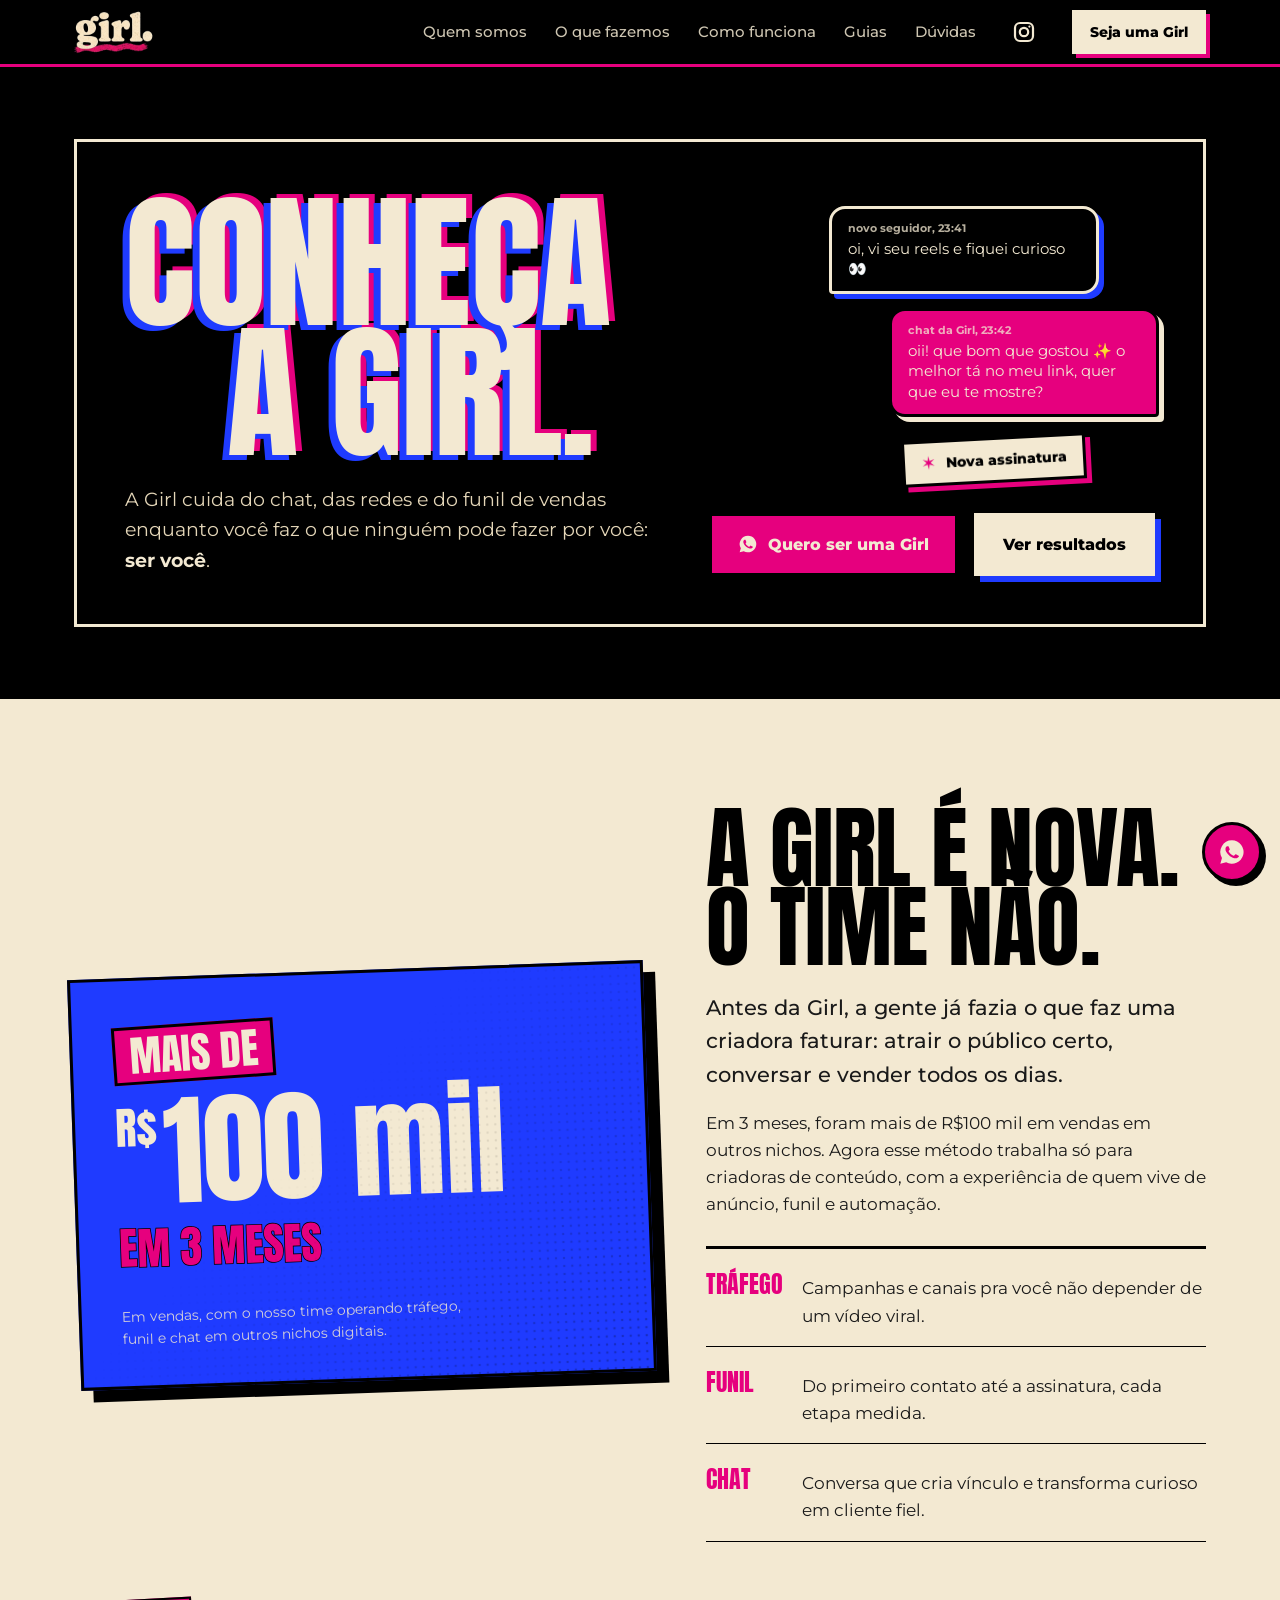
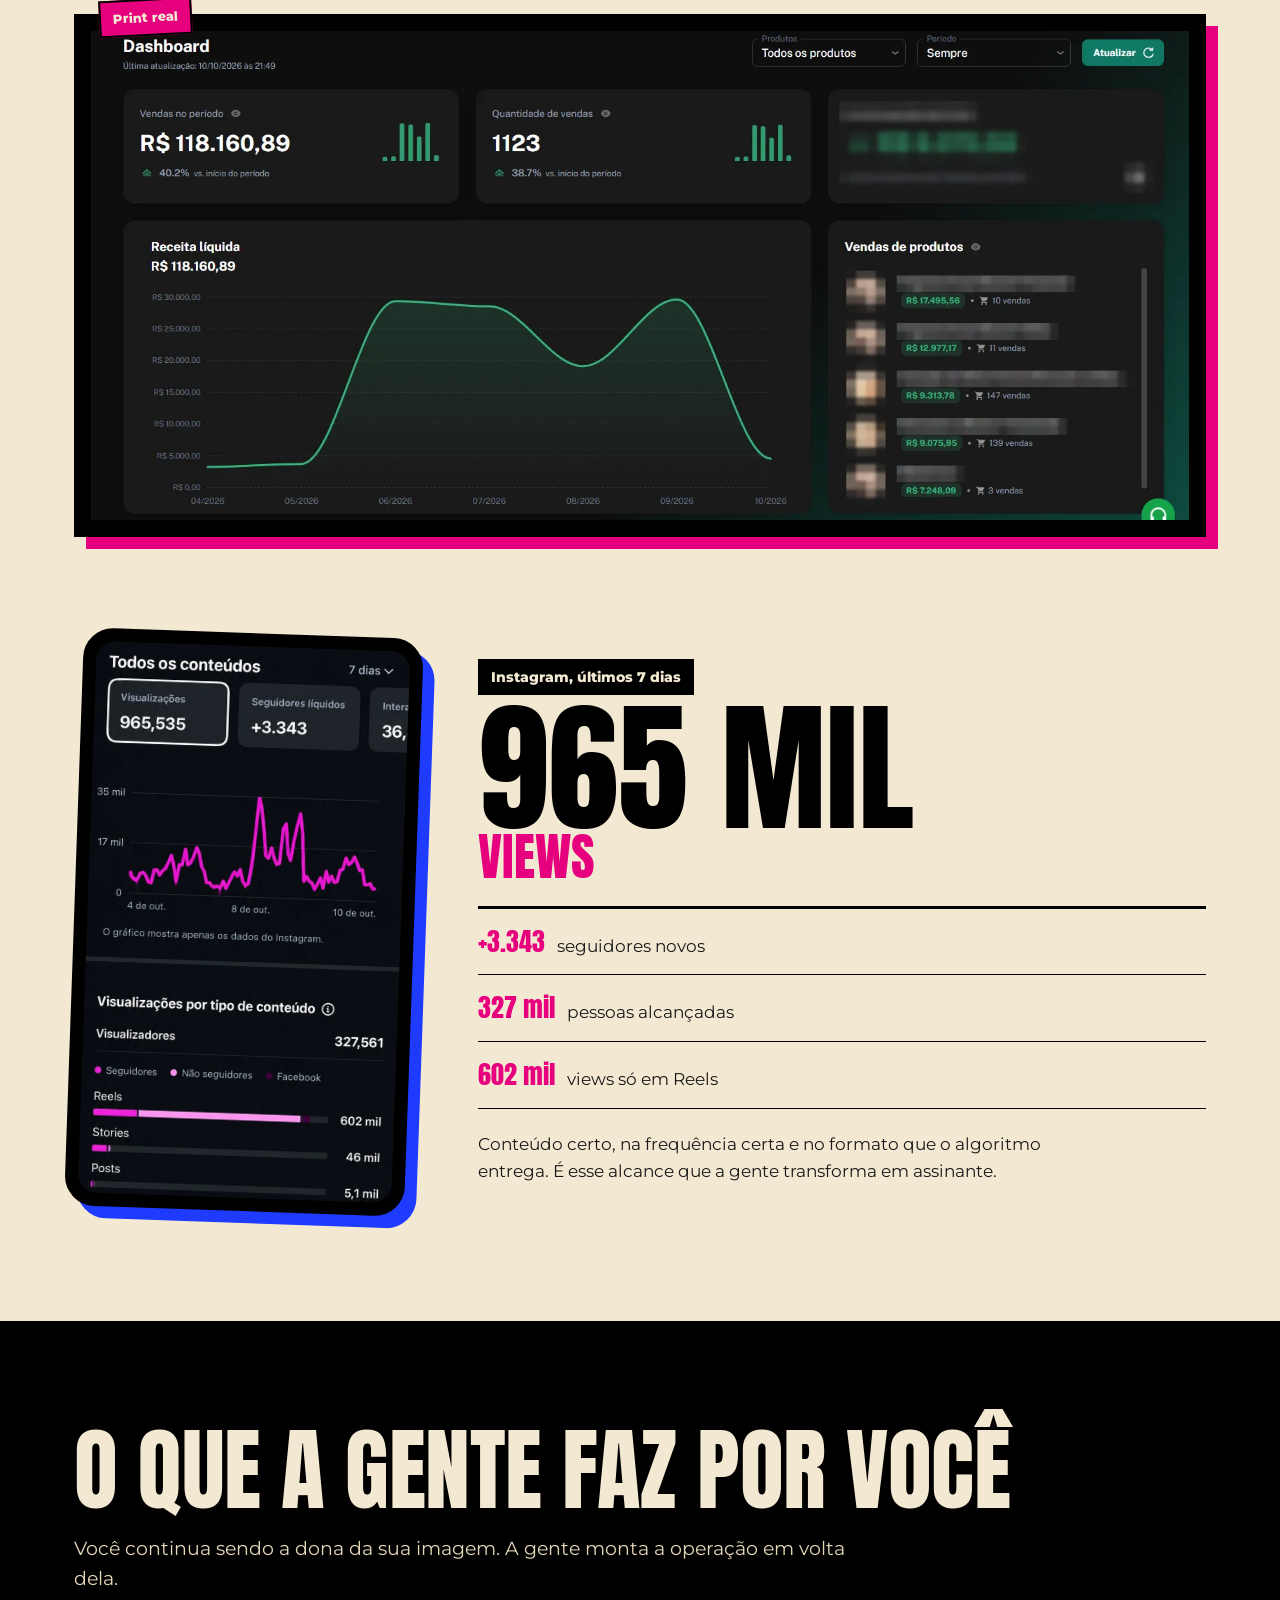
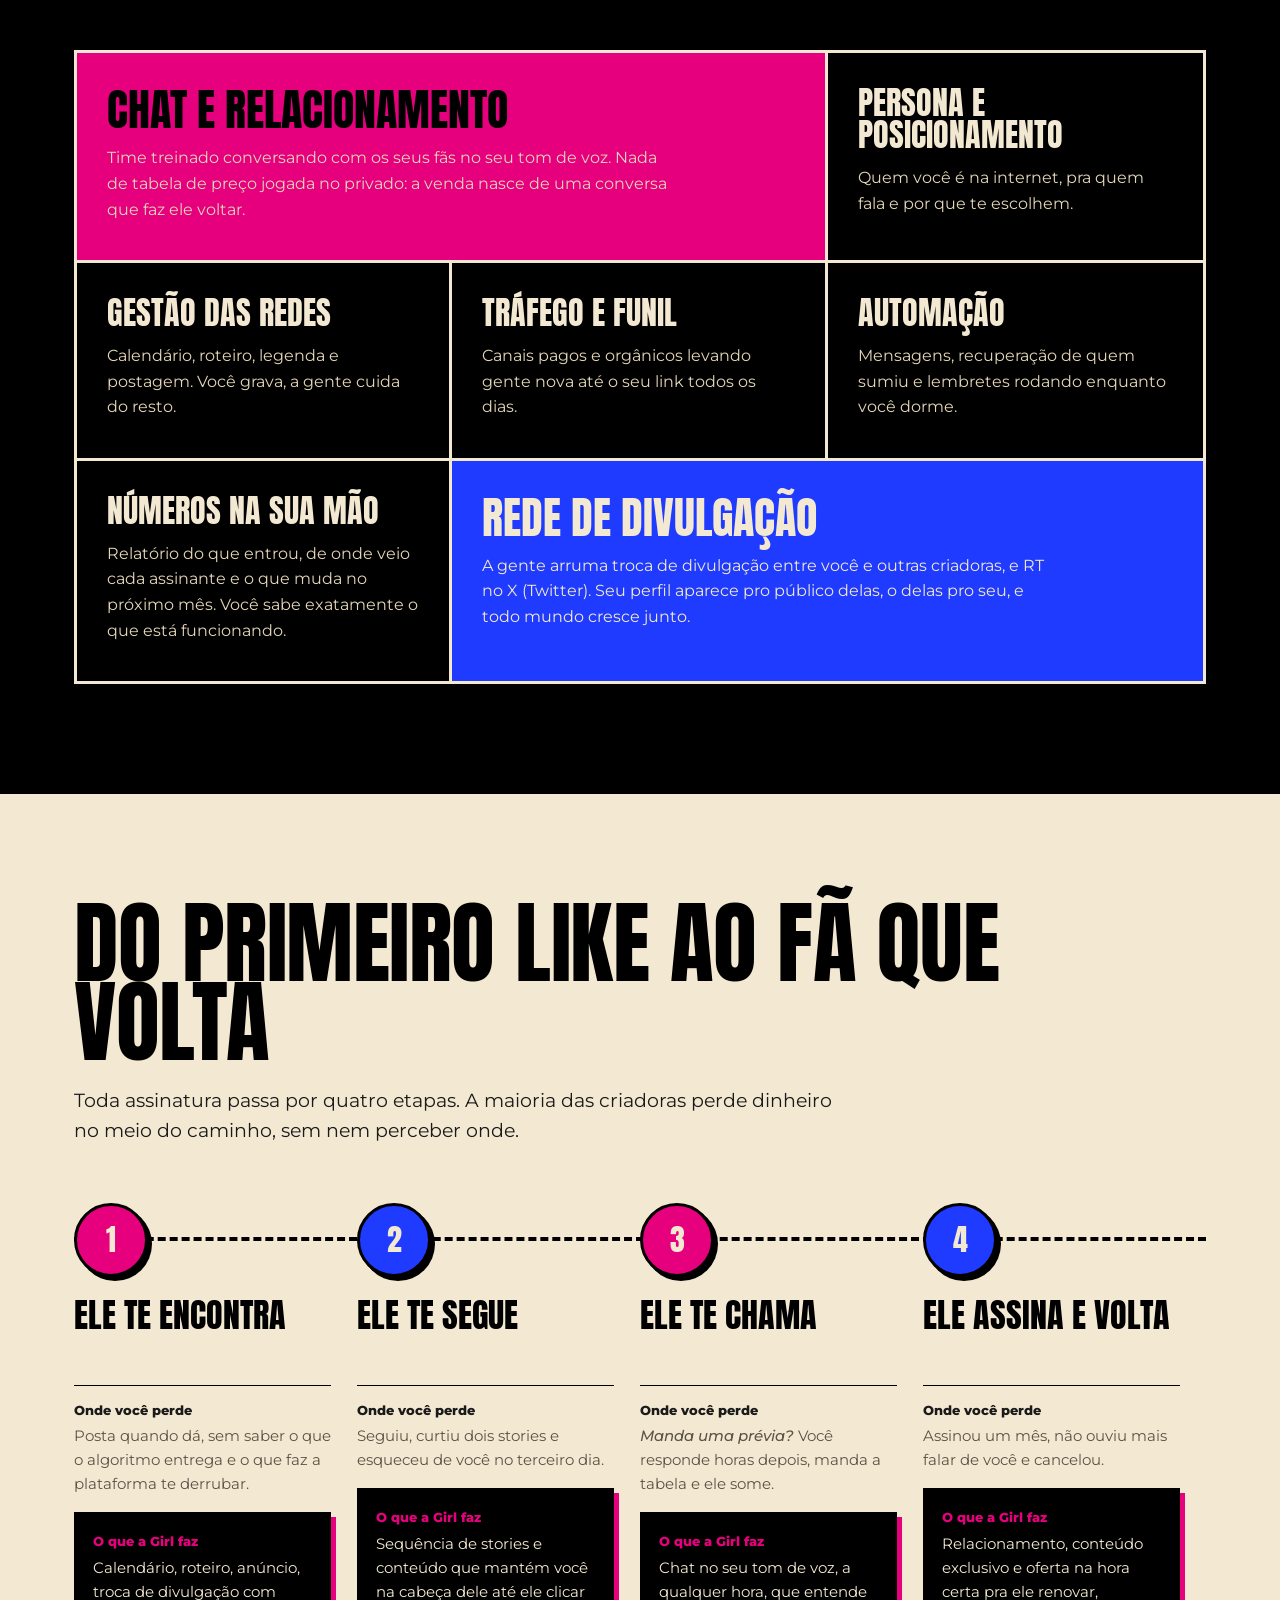
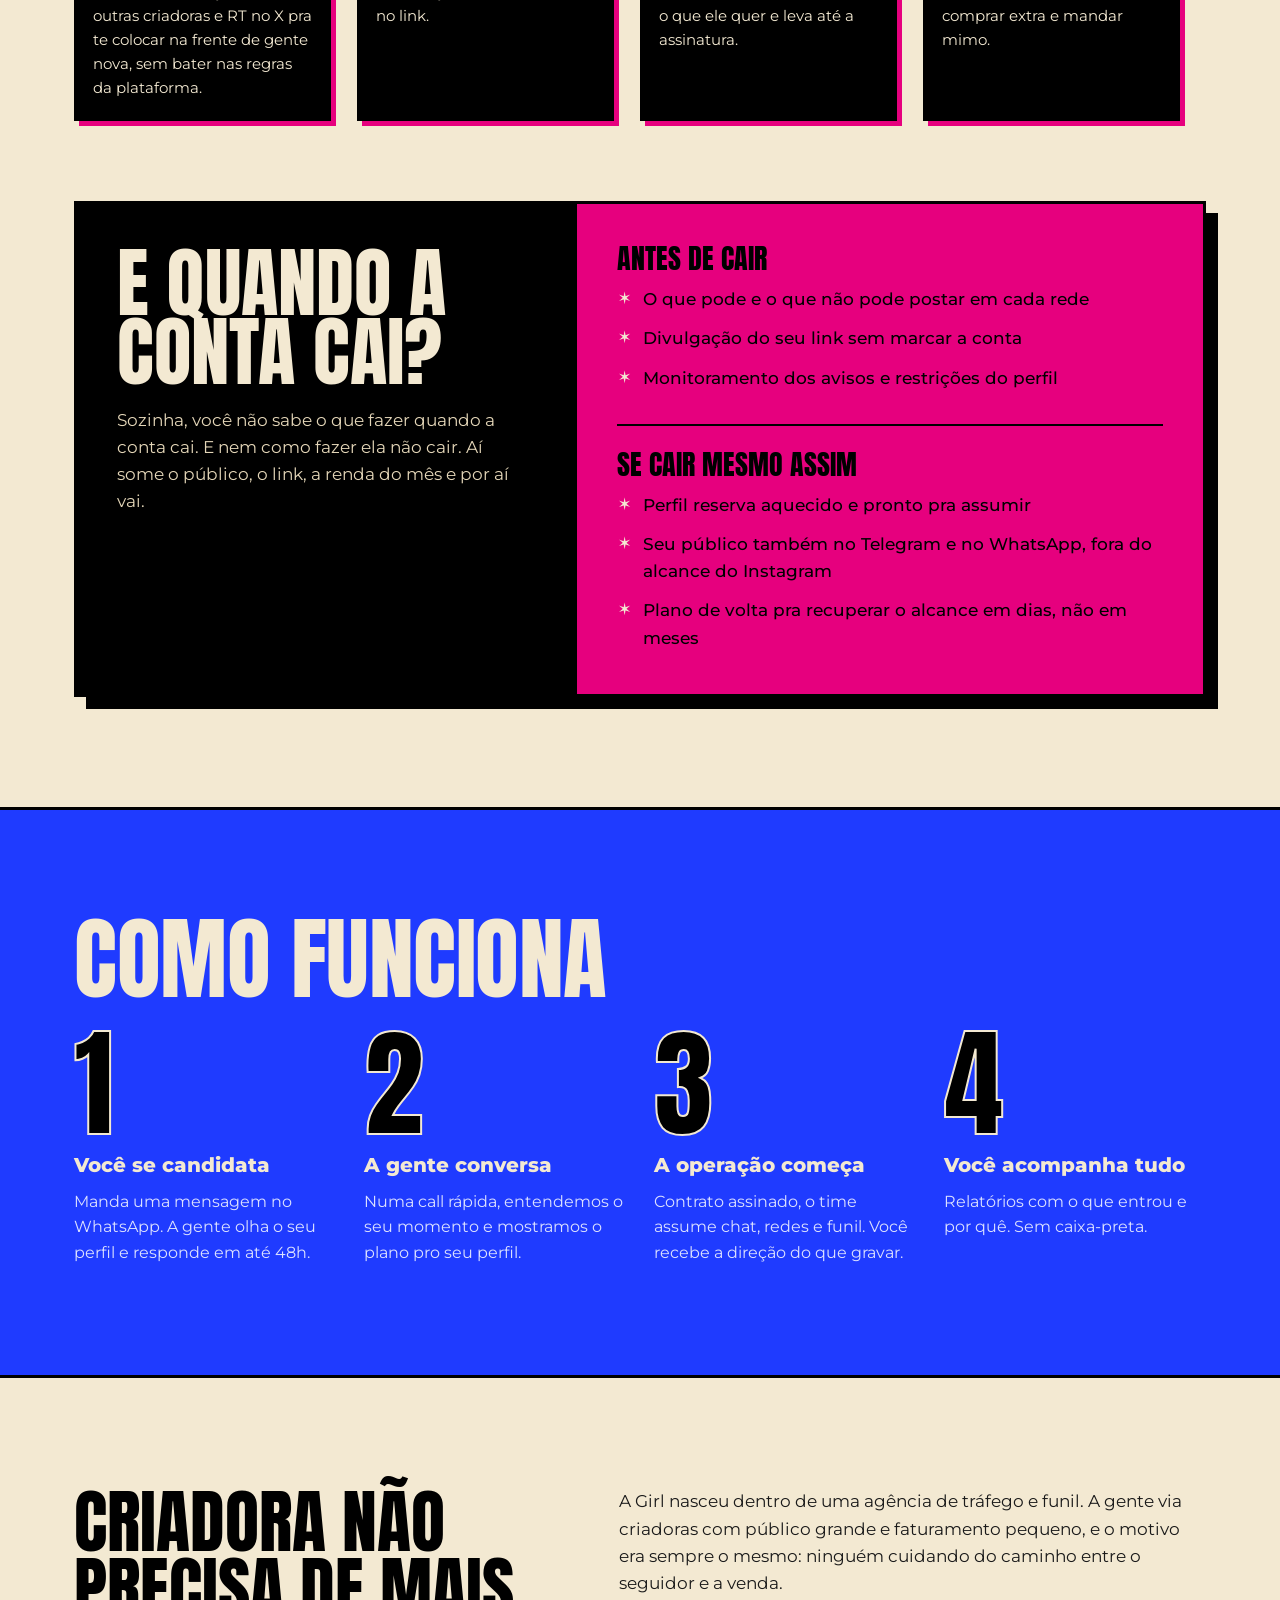
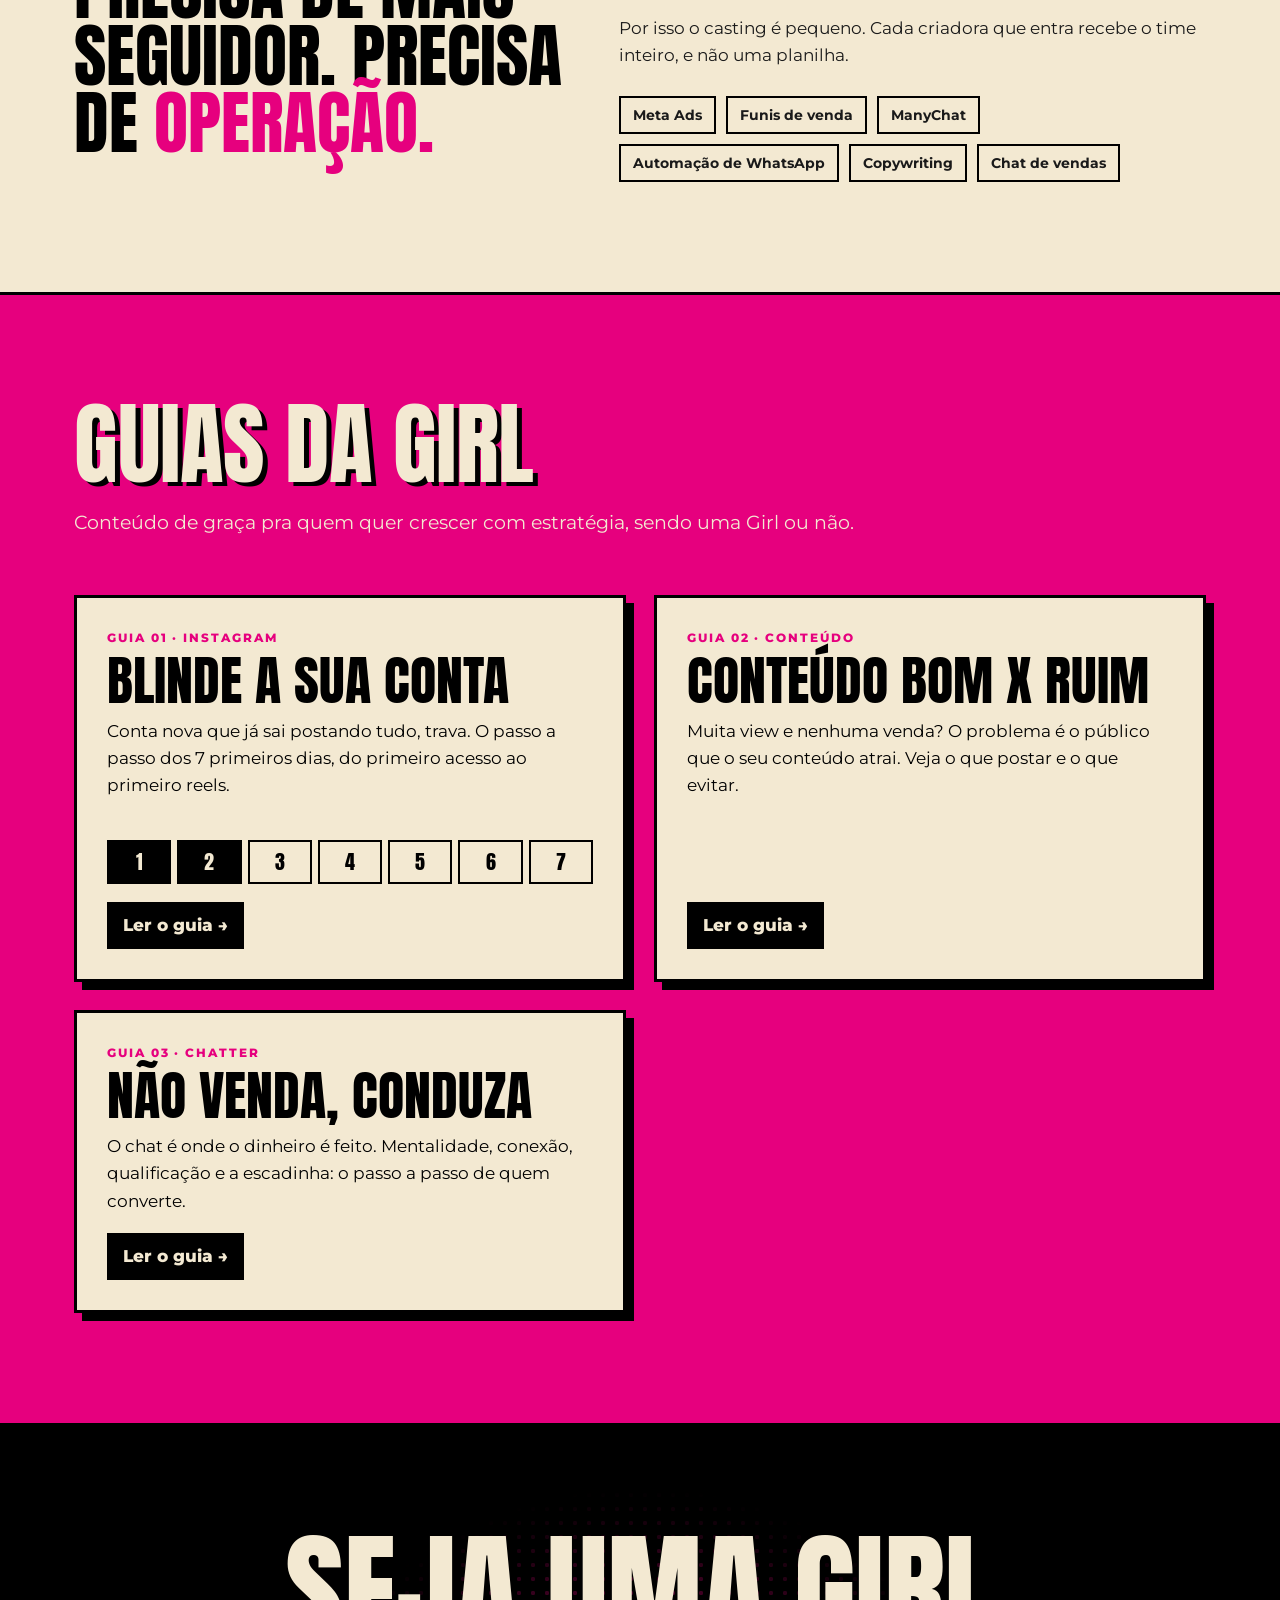
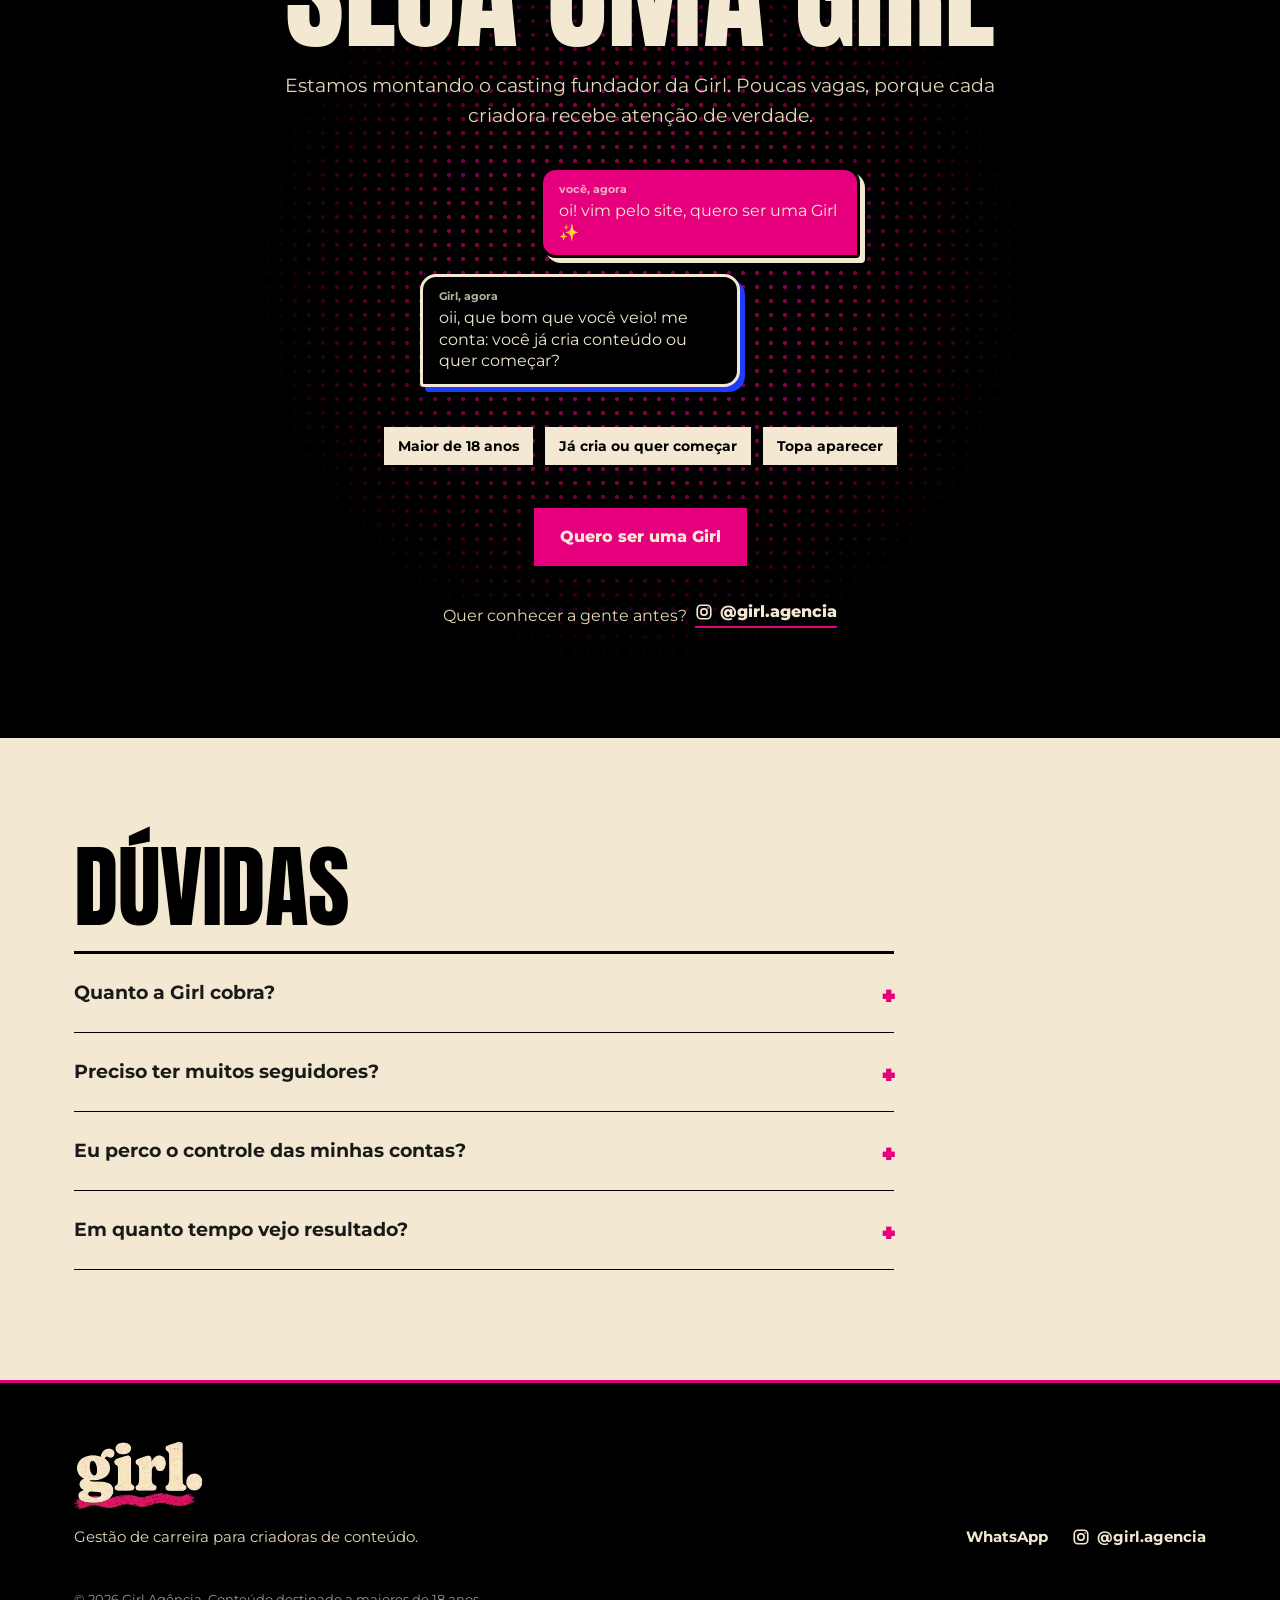
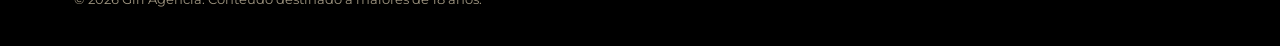
<file: index.html>
<!doctype html>
<html lang="pt-BR">
<head>
<meta charset="utf-8">
<meta name="viewport" content="width=device-width, initial-scale=1">
<title>Girl Agência — gestão para criadoras de conteúdo</title>
<meta name="description" content="A gente cuida da operação. Você cuida de ser você. 💋">
<meta property="og:type" content="website">
<meta property="og:site_name" content="Girl Agência">
<meta property="og:title" content="Girl Agência — gestão para criadoras de conteúdo">
<meta property="og:description" content="A gente cuida da operação. Você cuida de ser você. 💋">
<meta property="og:url" content="https://girl-beta.vercel.app/">
<meta property="og:locale" content="pt_BR">
<meta name="twitter:card" content="summary">
<meta name="twitter:title" content="Girl Agência — gestão para criadoras de conteúdo">
<meta name="twitter:description" content="A gente cuida da operação. Você cuida de ser você. 💋">
<link rel="preconnect" href="https://fonts.googleapis.com">
<link rel="preconnect" href="https://fonts.gstatic.com" crossorigin>
<link href="https://fonts.googleapis.com/css2?family=Anton&family=Montserrat:ital,wght@0,400;0,500;0,700;0,800;1,500&display=swap" rel="stylesheet">
<style>
  :root{
    --preto:#000000;
    --rosa:#E6007E;
    --azul:#1F3BFF;
    --creme:#F3E9D2;
    --creme-escuro:#E4D6B8;
    --tinta:#1A1A1A;
    --display:'Anton', Impact, 'Arial Narrow', sans-serif;
    --texto:'Montserrat', system-ui, sans-serif;
    --largura:1180px;
  }
  *{box-sizing:border-box;margin:0;padding:0}
  html{scroll-behavior:smooth}
  body{background:var(--creme);color:var(--tinta);font-family:var(--texto);font-size:17px;line-height:1.6;-webkit-font-smoothing:antialiased;overflow-x:hidden}
  img{max-width:100%;display:block}
  a{color:inherit}
  :focus-visible{outline:3px solid var(--azul);outline-offset:3px}

  /* textura de papel/halftone global */
  body::before{content:"";position:fixed;inset:0;pointer-events:none;z-index:50;opacity:.07;
    background-image:radial-gradient(var(--preto) .6px, transparent .7px);background-size:4px 4px;mix-blend-mode:multiply}

  .container{width:100%;max-width:var(--largura);margin:0 auto;padding:0 24px}
  @media (max-width:600px){.container{padding:0 16px}}

  /* botões */
  .btn{display:inline-flex;align-items:center;gap:10px;font-family:var(--texto);font-weight:800;font-size:16px;text-decoration:none;
    padding:16px 26px;border:3px solid var(--preto);background:var(--rosa);color:var(--creme);box-shadow:6px 6px 0 var(--preto);
    transition:transform .12s ease, box-shadow .12s ease}
  .btn:hover{transform:translate(2px,2px);box-shadow:4px 4px 0 var(--preto)}
  .btn:active{transform:translate(6px,6px);box-shadow:0 0 0 var(--preto)}
  .btn--claro{background:var(--creme);color:var(--preto)}
  .btn svg{width:20px;height:20px;flex:none}

  /* topo */
  .topo{position:sticky;top:0;z-index:40;background:var(--preto);color:var(--creme);border-bottom:3px solid var(--rosa)}
  .topo .container{display:flex;align-items:center;justify-content:space-between;height:64px}
  .marca{font-family:var(--display);font-size:28px;letter-spacing:.5px;text-decoration:none;line-height:1}
  .marca span{color:var(--rosa)}
  .topo nav{display:flex;gap:28px;align-items:center}
  .topo nav a{text-decoration:none;font-weight:500;font-size:15px;opacity:.85}
  .topo nav a:hover{opacity:1;color:var(--rosa)}
  .topo nav .btn{opacity:1;font-weight:800;font-size:14px;padding:9px 16px;background:var(--creme);color:var(--preto);border:2px solid var(--creme);box-shadow:4px 4px 0 var(--rosa)}
  .topo nav .btn:hover{color:var(--preto);box-shadow:2px 2px 0 var(--rosa)}
  /* header acompanha a cor da seção embaixo dele */
  .topo{transition:background-color .3s ease, color .3s ease, border-color .3s ease}
  .topo .marca span{transition:color .3s ease}
  .topo nav .btn{transition:background-color .3s ease, color .3s ease, border-color .3s ease, box-shadow .12s ease, transform .12s ease}
  .topo[data-tema="claro"]{background:var(--creme);color:var(--preto);border-bottom-color:var(--preto)}
  .topo[data-tema="claro"] nav .btn{background:var(--preto);color:var(--creme);border-color:var(--preto)}
  .topo[data-tema="claro"] nav .btn:hover{color:var(--creme)}
  .topo[data-tema="azul"]{background:var(--azul);color:var(--creme);border-bottom-color:var(--preto)}
  .topo[data-tema="azul"] .marca span{color:var(--creme)}
  .topo[data-tema="azul"] nav a:hover{color:var(--preto)}
  .topo[data-tema="azul"] nav .btn{box-shadow:4px 4px 0 var(--preto);border-color:var(--preto)}
  .topo[data-tema="azul"] nav .btn:hover{box-shadow:2px 2px 0 var(--preto)}
  @media (max-width:820px){.topo nav a:not(.btn){display:none}}

  /* HERO — o pôster */
  .hero{position:relative;background:var(--preto);color:var(--creme);overflow:hidden;padding:72px 0 0}
  .hero__poster{position:relative;border:3px solid var(--creme);padding:56px 48px 48px;background:var(--preto);isolation:isolate}
  /* conversa no hero: o que a Girl faz, em vez de enfeite */
  .hero__chat{position:absolute;right:44px;top:64px;width:330px;display:flex;flex-direction:column;gap:14px;z-index:1}
  .bolha{font-size:15px;line-height:1.35;padding:12px 16px;border:3px solid var(--creme);max-width:270px;position:relative}
  .bolha small{display:block;font-size:11px;font-weight:700;opacity:.75;margin-bottom:3px}
  .bolha--fa{align-self:flex-start;background:var(--preto);color:var(--creme);box-shadow:5px 5px 0 var(--azul);border-radius:16px 16px 16px 4px}
  .bolha--girl{align-self:flex-end;background:var(--rosa);color:var(--creme);box-shadow:5px 5px 0 var(--creme);border-radius:16px 16px 4px 16px;border-color:var(--preto)}
  .aviso-venda{align-self:center;margin-top:6px;display:inline-flex;align-items:center;gap:10px;background:var(--creme);color:var(--preto);font-weight:800;font-size:14px;padding:9px 16px;border:3px solid var(--preto);box-shadow:5px 5px 0 var(--rosa);transform:rotate(-3deg)}
  .aviso-venda::before{content:"✶";color:var(--rosa);font-size:18px;line-height:1}
  .hero__chat > *{animation:chega .5s cubic-bezier(.2,.8,.2,1) both}
  .hero__chat > :nth-child(2){animation-delay:.9s}
  .hero__chat > :nth-child(3){animation-delay:1.7s}
  @keyframes chega{from{opacity:0;transform:translateY(12px)}to{opacity:1}}
  .aviso-venda{animation-name:chega-aviso}
  @keyframes chega-aviso{from{opacity:0;transform:translateY(12px) rotate(-3deg)}to{opacity:1;transform:rotate(-3deg)}}
  @media (max-width:1100px){.hero__chat{right:28px;width:290px}.bolha{font-size:14px}}

  .titulo-impresso{font-family:var(--display);font-weight:400;text-transform:uppercase;line-height:.88;letter-spacing:-.5px;position:relative}
  .hero h1{font-size:clamp(64px, 11.5vw, 160px);margin:0 0 28px;overflow-wrap:anywhere}
  .hero h1 .linha{display:block;position:relative}
  /* desregistro de serigrafia: duas camadas de cor fora do lugar */
  .hero h1 .linha::before,.hero h1 .linha::after{content:attr(data-t);position:absolute;inset:0;padding:inherit;pointer-events:none}
  .hero h1 .linha::before{color:var(--azul);transform:translate(-7px,5px);z-index:-1;animation:registro-a 1.1s cubic-bezier(.2,.8,.2,1) both}
  .hero h1 .linha::after{color:var(--rosa);transform:translate(6px,-4px);z-index:-2;animation:registro-b 1.1s cubic-bezier(.2,.8,.2,1) both}
  @keyframes registro-a{from{transform:translate(-60px,30px);opacity:0}to{transform:translate(-7px,5px);opacity:1}}
  @keyframes registro-b{from{transform:translate(60px,-30px);opacity:0}to{transform:translate(6px,-4px);opacity:1}}
  .hero h1 .linha--2{padding-left:clamp(0px, 8vw, 120px)}

  .hero__base{display:grid;grid-template-columns:1.2fr 1fr;gap:40px;align-items:end}
  .hero__base p{font-size:19px;max-width:52ch;color:var(--creme-escuro)}
  .hero__base p strong{color:var(--creme)}
  .hero__acoes{display:flex;flex-wrap:wrap;align-items:center;gap:14px 16px;justify-self:end;max-width:460px}
  .hero__acoes small{flex-basis:100%}
  .hero .btn--claro{box-shadow:6px 6px 0 var(--azul);border-color:var(--creme)}
  .hero__acoes small{font-size:13px;color:var(--creme-escuro)}
  @media (max-width:820px){
    .hero__poster{padding:40px 22px 32px}
    .hero__base{grid-template-columns:1fr}
    .hero__acoes{justify-self:start}
    .hero__chat{display:none}
  }


  section{padding:110px 0}
  @media (max-width:600px){section{padding:80px 0}}
  .secao-titulo{font-size:clamp(44px, 7vw, 92px);color:var(--preto);margin-bottom:24px}
  .secao-intro{font-size:19px;max-width:60ch;margin-bottom:56px}

  /* PROVA */
  .prova{background:var(--creme)}
  .prova__grade{display:grid;grid-template-columns:1.15fr 1fr;gap:56px;align-items:center}
  .placa{container-type:inline-size;position:relative;background:var(--azul);color:var(--creme);border:3px solid var(--preto);box-shadow:12px 12px 0 var(--preto);padding:44px 40px 36px;transform:rotate(-2deg)}
  .placa::after{content:"";position:absolute;inset:0;pointer-events:none;opacity:.25;
    background:radial-gradient(var(--preto) 1.4px, transparent 1.6px) 0 0/8px 8px;
    -webkit-mask:linear-gradient(135deg, transparent 40%, #000);mask:linear-gradient(135deg, transparent 40%, #000)}
  .placa__mais{display:inline-block;font-family:var(--display);font-size:clamp(28px,3.4vw,42px);line-height:1;text-transform:uppercase;background:var(--rosa);color:var(--creme);border:3px solid var(--preto);padding:6px 14px 4px;margin-bottom:14px;transform:rotate(-2deg);position:relative}
  .placa__valor{font-family:var(--display);font-size:clamp(56px, 14vw, 168px);font-size:25cqi;line-height:.9;white-space:nowrap;position:relative}
  .placa__valor sup{font-size:.36em;vertical-align:top;position:relative;top:.25em;margin-right:6px}
  .placa__prazo{font-family:var(--display);font-size:clamp(30px,4vw,44px);text-transform:uppercase;color:var(--rosa);-webkit-text-stroke:1.5px var(--preto);paint-order:stroke fill;margin-top:6px}
  .placa__nota{font-size:14px;margin-top:22px;opacity:.85;max-width:40ch}
  .prova__texto p{margin-bottom:18px}
  .prova__texto p:first-of-type{font-size:21px;font-weight:500}
  .prova__lista{list-style:none;margin-top:28px;border-top:3px solid var(--preto)}
  .prova__lista li{display:grid;grid-template-columns:auto 1fr;gap:18px;padding:16px 0;border-bottom:1.5px solid var(--preto);align-items:baseline}
  .prova__lista b{font-family:var(--display);font-weight:400;font-size:24px;text-transform:uppercase;min-width:6.5ch;color:var(--rosa)}
  @media (max-width:900px){.prova__grade{grid-template-columns:1fr}.placa{transform:rotate(-1deg);margin-right:12px;text-align:center;padding:36px 22px 30px}.placa__nota{margin-left:auto;margin-right:auto}}

  /* print de vendas */
  .print{margin-top:72px}
  .print__moldura{background:var(--preto);border:3px solid var(--preto);box-shadow:12px 12px 0 var(--rosa);padding:14px;position:relative}
  .print__moldura::before{content:"Print real";position:absolute;top:-18px;left:22px;background:var(--rosa);color:var(--creme);
    font-weight:800;font-size:13px;padding:6px 12px;border:2px solid var(--preto);transform:rotate(-3deg)}
  .print img{display:block;width:100%;height:auto}
  .print__pedacos{display:none}
  .print figcaption{margin-top:22px;font-size:14px;color:#5b5346;max-width:60ch}
  @media (max-width:760px){
    .print__inteiro{display:none !important}
    .print__pedacos{display:grid;gap:10px}
    .print__kpis{display:grid;grid-template-columns:1fr 1fr;gap:8px}
    @media (max-width:440px){.print__kpis{grid-template-columns:1fr}}
    .print__moldura{padding:10px;box-shadow:7px 7px 0 var(--rosa);margin-right:8px}
  }

  /* alcance no Instagram */
  .alcance{margin-top:96px;display:grid;grid-template-columns:minmax(0,340px) minmax(0,1fr);gap:64px;align-items:center}
  .alcance__print{margin:0;background:var(--preto);border:3px solid var(--preto);border-radius:30px;padding:10px;box-shadow:12px 12px 0 var(--azul);transform:rotate(2deg);overflow:hidden}
  .alcance__print img{display:block;width:100%;height:auto;border-radius:20px}
  .alcance__selo{display:inline-block;background:var(--preto);color:var(--creme);font-weight:800;font-size:14px;padding:7px 13px;margin-bottom:14px}
  .alcance__numero{font-family:var(--display);font-size:clamp(84px,11vw,150px);line-height:.85;text-transform:uppercase;color:var(--preto)}
  .alcance__numero span{display:block;font-size:.36em;color:var(--rosa);margin-top:6px}
  .alcance__lista{list-style:none;margin:28px 0 22px;border-top:3px solid var(--preto)}
  .alcance__lista li{padding:12px 0;border-bottom:1.5px solid var(--preto);font-size:17px}
  .alcance__lista b{font-family:var(--display);font-weight:400;font-size:26px;margin-right:8px;color:var(--rosa)}
  .alcance__texto > p{max-width:52ch}
  .alcance__legenda{margin-top:14px;font-size:14px;color:#5b5346}
  @media (max-width:820px){
    .alcance{grid-template-columns:1fr;gap:40px;margin-top:72px}
    .alcance__print{max-width:300px;margin:0 auto;transform:rotate(1.5deg);box-shadow:8px 8px 0 var(--azul)}
    .alcance__texto{text-align:center}
    .alcance__lista{text-align:left}
    .alcance__texto > p{margin-left:auto;margin-right:auto}
  }
  /* SERVIÇOS */
  .servicos{background:var(--preto);color:var(--creme)}
  .servicos .secao-titulo{color:var(--creme)}
  .servicos .secao-intro{color:var(--creme-escuro)}
  .servicos__lista{display:grid;grid-template-columns:repeat(6,1fr);gap:0;border:3px solid var(--creme)}
  .servico{padding:34px 30px 38px;border-right:3px solid var(--creme);border-bottom:3px solid var(--creme);grid-column:span 2}
  .servico:nth-child(3n){border-right:0}
  .servico:nth-child(n+4){border-bottom:0}
  .servico--destaque{grid-column:span 4;background:var(--rosa);color:var(--preto)}
  .servico--destaque p{color:var(--preto)}
  .servico:nth-child(4){grid-column:span 4}
  .servico:nth-child(5){grid-column:span 2;border-right:0}
  .servico h3{font-family:var(--display);font-weight:400;font-size:32px;line-height:1;text-transform:uppercase;margin-bottom:14px}
  .servico p{color:var(--creme-escuro);font-size:16px;max-width:52ch}
  .servico--destaque h3{font-size:44px}
  /* layout: linha 1 = destaque (4) + 1 (2); linha 2 = 2 (2) + ... ajustado abaixo */
  .servicos__lista .servico:nth-child(1){grid-column:span 4}
  .servicos__lista .servico:nth-child(2){grid-column:span 2;border-right:0}
  .servicos__lista .servico:nth-child(3){grid-column:span 2;border-right:3px solid var(--creme);border-bottom:3px solid var(--creme)}
  .servicos__lista .servico:nth-child(4){grid-column:span 2;border-right:3px solid var(--creme);border-bottom:3px solid var(--creme)}
  .servicos__lista .servico:nth-child(5){grid-column:span 2;border-right:0;border-bottom:3px solid var(--creme)}
  .servicos__lista .servico:nth-child(6){grid-column:span 2;border-right:3px solid var(--creme);border-bottom:0}
  .servicos__lista .servico:nth-child(7){grid-column:span 4;border-right:0;border-bottom:0;background:var(--azul);color:var(--creme)}
  .servicos__lista .servico:nth-child(7) p{color:var(--creme)}
  .servicos__lista .servico:nth-child(7) h3{font-size:44px}
  @media (max-width:900px){
    .servicos__lista{grid-template-columns:minmax(0,1fr)}
    .servico{padding:28px 20px 30px}
    .servico--destaque h3{font-size:34px}
    .servico h3{overflow-wrap:anywhere}
    .servicos__lista .servico{grid-column:auto !important;border-right:0 !important;border-bottom:3px solid var(--creme) !important}
    .servicos__lista .servico:last-child{border-bottom:0 !important}
  }

  /* JORNADA DO FÃ */
  .etapas{list-style:none;display:grid;grid-template-columns:repeat(4,minmax(0,1fr));gap:0;position:relative;counter-reset:etapa}
  .etapas::before{content:"";position:absolute;left:0;right:0;top:34px;border-top:4px dashed var(--preto);z-index:0}
  .etapa{counter-increment:etapa;position:relative;padding-right:26px;display:flex;flex-direction:column}
  .etapa__marco{position:relative;z-index:1;display:inline-flex;align-items:center;gap:12px;margin-bottom:22px}
  .etapa__marco::before{content:counter(etapa);font-family:var(--display);font-size:30px;width:68px;height:68px;border-radius:50%;
    display:grid;place-items:center;background:var(--rosa);color:var(--creme);border:3px solid var(--preto);box-shadow:4px 4px 0 var(--preto)}
  .etapa:nth-child(even) .etapa__marco::before{background:var(--azul)}
  .etapa h3{font-family:var(--display);font-weight:400;font-size:34px;line-height:.95;text-transform:uppercase;color:var(--preto);margin-bottom:18px;min-height:2em}
  .perde{font-size:15px;color:#5b5346;padding:14px 0 16px;border-top:1.5px solid var(--preto)}
  .perde b{display:block;font-size:13px;font-weight:800;color:var(--tinta);margin-bottom:4px}
  .perde q{quotes:none;font-style:italic;font-weight:500}
  .ganha{flex:1;font-size:15px;background:var(--preto);color:var(--creme);padding:16px 16px 18px;border:3px solid var(--preto);box-shadow:5px 5px 0 var(--rosa)}
  .ganha b{display:block;font-size:13px;font-weight:800;color:var(--rosa);margin-bottom:4px}
  @media (max-width:980px){
    .etapas{grid-template-columns:minmax(0,1fr)}
    .etapas::before{left:34px;right:auto;top:0;bottom:0;border-top:0;border-left:4px dashed var(--preto)}
    .etapa{padding:0 0 44px 96px}
    .etapa:last-child{padding-bottom:0}
    .etapa__marco{position:absolute;left:0;top:0;margin:0}
    .etapa h3{min-height:0;padding-top:14px}
  }

  /* conta caiu */
  .caiu{margin-top:80px;background:var(--rosa);border:3px solid var(--preto);box-shadow:12px 12px 0 var(--preto);display:grid;grid-template-columns:1fr 1.25fr;position:relative;overflow:hidden}
  .caiu__titulo{padding:44px 40px;background:var(--preto);color:var(--creme);position:relative}
  .caiu__titulo h3{font-family:var(--display);font-weight:400;font-size:clamp(48px,6vw,84px);line-height:.9;text-transform:uppercase}
  .caiu__titulo p{margin-top:20px;color:var(--creme-escuro);max-width:36ch}
  .caiu__titulo p q{quotes:none;font-style:italic;color:var(--creme)}
  .caiu__conteudo{padding:40px 40px 36px;color:var(--preto)}
  .caiu__conteudo h4{font-family:var(--display);font-weight:400;font-size:28px;text-transform:uppercase;line-height:1;margin-bottom:8px}
  .caiu__bloco + .caiu__bloco{margin-top:26px;padding-top:24px;border-top:2px solid var(--preto)}
  .caiu__bloco ul{list-style:none}
  .caiu__bloco li{padding:6px 0 6px 26px;position:relative;font-weight:500}
  .caiu__bloco li::before{content:"✶";position:absolute;left:0;top:5px;color:var(--creme)}
  @media (max-width:860px){.caiu{grid-template-columns:1fr;box-shadow:8px 8px 0 var(--preto)}.caiu__titulo,.caiu__conteudo{padding:32px 22px}}

  /* MÉTODO */
  .metodo{background:var(--azul);color:var(--creme);border-top:3px solid var(--preto);border-bottom:3px solid var(--preto)}
  .metodo .secao-titulo{color:var(--creme)}
  .passos{list-style:none;display:grid;grid-template-columns:repeat(4,1fr);gap:28px;counter-reset:passo}
  .passo{counter-increment:passo;position:relative;padding-top:12px}
  .passo::before{content:counter(passo);font-family:var(--display);font-size:120px;line-height:.8;display:block;color:var(--preto);-webkit-text-stroke:2px var(--creme);margin-bottom:18px}
  .passo h3{font-size:20px;font-weight:800;margin-bottom:8px;color:var(--creme)}
  .passo p{font-size:16px;color:#DCE1FF}
  @media (max-width:900px){.passos{grid-template-columns:1fr 1fr}}
  @media (max-width:520px){.passos{grid-template-columns:1fr}}

  /* TIME */
  .time__grade{display:grid;grid-template-columns:1fr 1.2fr;gap:56px;align-items:start}
  .time__citacao{font-family:var(--display);font-size:clamp(40px,5.5vw,72px);line-height:.95;text-transform:uppercase;color:var(--preto)}
  .time__citacao em{font-style:normal;color:var(--rosa)}
  .time__texto p{margin-bottom:18px;max-width:60ch}
  .chips{display:flex;flex-wrap:wrap;gap:10px;margin-top:26px}
  .chips span{border:2px solid var(--preto);padding:6px 12px;font-weight:700;font-size:14px;background:var(--creme)}
  @media (max-width:900px){.time__grade{grid-template-columns:1fr}}

  /* CASTING */
  .casting{background:var(--preto);color:var(--creme);text-align:center;position:relative;overflow:hidden}
  .casting::before{content:"";position:absolute;left:50%;top:50%;width:900px;height:900px;transform:translate(-50%,-50%);border-radius:50%;
    background:radial-gradient(var(--rosa) 2px, transparent 2.3px) 0 0/14px 14px;-webkit-mask:radial-gradient(circle, #000 0 30%, transparent 62%);mask:radial-gradient(circle, #000 0 30%, transparent 62%);opacity:.55}
  .casting .container{position:relative}
  .casting h2{font-size:clamp(56px,10vw,140px);color:var(--creme);margin-bottom:22px}
  .casting .container > p{max-width:56ch;margin:0 auto 36px;color:var(--creme-escuro);font-size:19px}
  .casting__chat{max-width:440px;margin:0 auto 40px;display:flex;flex-direction:column;gap:16px;text-align:left}
  .casting__chat .bolha{margin:0;font-size:16px;max-width:320px;color:var(--creme)}
  .bolha--voce{align-self:flex-end;background:var(--rosa);border-color:var(--preto) !important;box-shadow:5px 5px 0 var(--creme);border-radius:16px 16px 4px 16px}
  .bolha--resposta{align-self:flex-start;background:var(--preto);box-shadow:5px 5px 0 var(--azul);border-radius:16px 16px 16px 4px}
  .casting__chat .bolha small{color:inherit}
  .requisitos{display:flex;justify-content:center;flex-wrap:wrap;gap:12px;margin:0 auto 40px}
  .requisitos span{background:var(--creme);color:var(--preto);font-weight:700;font-size:14px;padding:8px 14px}

  /* FAQ */
  .faq__lista{max-width:820px;border-top:3px solid var(--preto)}
  .faq details{border-bottom:1.5px solid var(--preto)}
  .faq summary{list-style:none;cursor:pointer;display:flex;justify-content:space-between;gap:20px;align-items:center;padding:22px 0;font-weight:700;font-size:19px}
  .faq summary::-webkit-details-marker{display:none}
  .faq summary::after{content:"+";font-family:var(--display);font-size:34px;line-height:1;color:var(--rosa);transition:transform .2s ease}
  .faq details[open] summary::after{transform:rotate(45deg)}
  .faq details p{padding:0 0 24px;max-width:66ch}

  /* rodapé */
  .rodape{background:var(--preto);color:var(--creme-escuro);border-top:3px solid var(--rosa);padding:56px 0 36px;font-size:15px}
  .rodape__grade{display:flex;justify-content:space-between;gap:32px;flex-wrap:wrap;align-items:flex-end}
  .rodape .marca{font-size:56px;color:var(--creme);display:block;margin-bottom:10px}
  .rodape__links{display:flex;gap:24px;flex-wrap:wrap}
  .rodape__links a{text-decoration:none;font-weight:700;color:var(--creme)}
  .rodape__links a:hover{color:var(--rosa)}
  .rodape__legal{margin-top:40px;font-size:13px;opacity:.7}

  .topo__ig{display:grid;place-items:center;width:40px;height:40px;opacity:1 !important}
  .topo__ig svg{width:24px;height:24px}
  .topo nav .topo__ig:hover{color:var(--rosa)}
  .topo[data-tema="azul"] nav .topo__ig:hover{color:var(--preto)}
  @media (max-width:820px){.topo nav .topo__ig{display:grid !important}.topo nav{gap:10px}}
  .casting .container > p.casting__ig{margin:30px auto 0;font-size:16px}
  .casting__ig a{display:inline-flex;align-items:center;gap:7px;font-weight:800;color:var(--creme);text-decoration:none;border-bottom:2px solid var(--rosa);padding-bottom:1px;margin-left:4px}
  .casting__ig a:hover{color:var(--rosa)}
  .casting__ig svg,.rodape__ig svg{width:18px;height:18px;flex:none}
  .rodape__links a.rodape__ig{display:inline-flex;align-items:center;gap:7px}
  /* botão flutuante */
  .flutuante{position:fixed;right:18px;bottom:18px;z-index:45;width:60px;height:60px;border-radius:50%;background:var(--rosa);border:3px solid var(--preto);
    box-shadow:4px 4px 0 var(--preto);display:grid;place-items:center;color:var(--creme)}
  .flutuante svg{width:28px;height:28px}

  @media (prefers-reduced-motion:reduce){
    *,*::before,*::after{animation:none !important;transition:none !important;scroll-behavior:auto !important}
  }

  /* GUIAS */
  .guias{background:var(--rosa);color:var(--creme);border-top:3px solid var(--preto);border-bottom:3px solid var(--preto)}
  .guias .secao-titulo{color:var(--creme);text-shadow:5px 4px 0 var(--preto)}
  .guias .secao-intro{color:var(--creme)}
  .guias__grade{display:grid;grid-template-columns:repeat(2,minmax(0,1fr));gap:28px}
  @media (max-width:820px){.guias__grade{grid-template-columns:minmax(0,1fr)}}
  .guia-card{display:flex;flex-direction:column;align-items:flex-start;text-decoration:none;background:var(--creme);color:var(--preto);border:3px solid var(--preto);box-shadow:8px 8px 0 var(--preto);padding:30px;transition:transform .12s ease, box-shadow .12s ease}
  .guia-card:hover{transform:translate(3px,3px);box-shadow:5px 5px 0 var(--preto)}
  .guia-card__tag{font-size:12px;font-weight:800;letter-spacing:.16em;text-transform:uppercase;color:var(--rosa)}
  .guia-card h3{font-family:var(--display);font-weight:400;text-transform:uppercase;font-size:clamp(34px,5vw,54px);line-height:.95;margin:8px 0 12px}
  .guia-card p{font-size:17px;margin-bottom:18px}
  .guia-card__dias{display:grid;grid-template-columns:repeat(7,minmax(0,1fr));gap:6px;margin:22px 0 4px}
  .guia-card__dias span{border:2.5px solid var(--preto);font-family:var(--display);font-size:20px;text-align:center;padding:4px 0}
  .guia-card__dias span:nth-child(-n+2){background:var(--preto);color:var(--creme)}
  .guia-card__dias{align-self:stretch;margin-bottom:18px !important}
  .guia-card__ir{display:inline-block;margin-top:auto;padding-top:0;font-weight:800;background:var(--preto);color:var(--creme);padding:10px 16px}
  .guia-card--breve{background:transparent;color:var(--creme);border:3px dashed var(--creme);box-shadow:none;display:flex;flex-direction:column;justify-content:center}
  .guia-card--breve:hover{transform:none;box-shadow:none}
  .guia-card--breve h3{font-size:clamp(28px,4vw,40px)}

  /* logo em imagem */
  .marca--img{display:flex;align-items:center}
  .marca--img .logo{height:44px;width:auto;display:block}
  .logo--preto{display:none !important}
  .topo[data-tema="claro"] .logo--creme{display:none !important}
  .topo[data-tema="claro"] .logo--preto{display:block !important}
  .rodape__logo{height:72px;width:auto;display:block;margin-bottom:14px}
</style>
</head>
<body>

<header class="topo">
  <div class="container">
    <a class="marca marca--img" href="#topo" aria-label="Girl Agência, início"><img class="logo logo--creme" src="/img/girl-logo-creme.webp" alt="girl." width="480" height="264"><img class="logo logo--preto" src="/img/girl-logo-preto.webp" alt="" aria-hidden="true" width="480" height="264"></a>
    <nav aria-label="Principal">
      <a href="#prova">Quem somos</a>
      <a href="#servicos">O que fazemos</a>
      <a href="#metodo">Como funciona</a>
      <a href="#guias">Guias</a>
      <a href="#duvidas">Dúvidas</a>
      <a class="topo__ig" href="https://www.instagram.com/girl.agencia" target="_blank" rel="noopener" aria-label="Instagram da Girl (@girl.agencia)"><svg viewBox="0 0 24 24" fill="none" stroke="currentColor" stroke-width="2.2" aria-hidden="true"><rect x="3" y="3" width="18" height="18" rx="5"/><circle cx="12" cy="12" r="4.2"/><circle cx="17.4" cy="6.6" r="1.1" fill="currentColor" stroke="none"/></svg></a>
      <a class="btn js-whats" href="#" data-msg="Oi! Vim pelo site, quero ser uma Girl ✨">Seja uma Girl</a>
    </nav>
  </div>
</header>

<main id="topo">

  <!-- HERO -->
  <section data-tema="escuro" class="hero" style="padding-bottom:72px">
    <div class="container">
      <div class="hero__poster">
        <div class="hero__chat" aria-hidden="true">
          <p class="bolha bolha--fa"><small>novo seguidor, 23:41</small>oi, vi seu reels e fiquei curioso 👀</p>
          <p class="bolha bolha--girl"><small>chat da Girl, 23:42</small>oii! que bom que gostou ✨ o melhor tá no meu link, quer que eu te mostre?</p>
          <span class="aviso-venda">Nova assinatura</span>
        </div>
        <h1 class="titulo-impresso">
          <span class="linha" data-t="Conheça">Conheça</span>
          <span class="linha linha--2" data-t="a Girl.">a Girl.</span>
        </h1>
        <div class="hero__base">
          <p>A Girl cuida do chat, das redes e do funil de vendas enquanto você faz o que ninguém pode fazer por você: <strong>ser você</strong>.</p>
          <div class="hero__acoes">
            <a class="btn js-whats" href="#" data-msg="Oi! Vim pelo site, quero ser uma Girl ✨">
              <svg viewBox="0 0 24 24" fill="currentColor" aria-hidden="true"><path d="M12 2a10 10 0 0 0-8.6 15.1L2 22l5-1.3A10 10 0 1 0 12 2Zm5.3 14.2c-.2.6-1.3 1.2-1.8 1.2-.5.1-1 .2-3.3-.7-2.8-1.1-4.6-4-4.7-4.2-.1-.2-1.1-1.5-1.1-2.9 0-1.4.7-2 1-2.3.2-.3.5-.3.7-.3h.5c.2 0 .4 0 .6.5l.8 2c.1.2.1.4 0 .5l-.4.6-.3.4c-.1.1-.3.3-.1.6.2.3.8 1.3 1.7 2.1 1.2 1 2.1 1.4 2.4 1.5.3.1.5.1.6-.1l.9-1c.2-.3.4-.2.6-.1l1.9.9c.3.1.5.2.5.3.1.1.1.7-.1 1.3Z"/></svg>
              Quero ser uma Girl
            </a>
            <a class="btn btn--claro" href="#prova">Ver resultados</a>
          </div>
        </div>
      </div>
    </div>
  </section>

  <!-- PROVA SOCIAL DE LANÇAMENTO -->
  <section data-tema="claro" class="prova" id="prova">
    <div class="container prova__grade">
      <div class="placa" role="img" aria-label="Mais de R$ 100 mil em vendas em 3 meses">
        <div class="placa__mais">Mais de</div>
        <div class="placa__valor"><sup>R$</sup>100 mil</div>
        <div class="placa__prazo">em 3 meses</div>
        <p class="placa__nota">Em vendas, com o nosso time operando tráfego, funil e chat em outros nichos digitais.</p>
      </div>
      <div class="prova__texto">
        <h2 class="titulo-impresso secao-titulo">A Girl é nova. O time não.</h2>
        <p>Antes da Girl, a gente já fazia o que faz uma criadora faturar: atrair o público certo, conversar e vender todos os dias.</p>
        <p>Em 3 meses, foram mais de R$100 mil em vendas em outros nichos. Agora esse método trabalha só para criadoras de conteúdo, com a experiência de quem vive de anúncio, funil e automação.</p>
        <ul class="prova__lista">
          <li><b>Tráfego</b><span>Campanhas e canais pra você não depender de um vídeo viral.</span></li>
          <li><b>Funil</b><span>Do primeiro contato até a assinatura, cada etapa medida.</span></li>
          <li><b>Chat</b><span>Conversa que cria vínculo e transforma curioso em cliente fiel.</span></li>
        </ul>
      </div>
    </div>
    <div class="container">
      <figure class="print">
        <div class="print__moldura">
          <img class="print__inteiro" src="[data-uri]" width="1570" height="700" alt="Painel de vendas: R$ 118.160,89 e 1.123 vendas, com gráfico de receita mensal" loading="lazy">
          <div class="print__pedacos">
            <div class="print__kpis"><img src="[data-uri]" width="492" height="174" alt="R$ 118.160,89 em vendas no período" loading="lazy"><img src="[data-uri]" width="492" height="174" alt="1.123 vendas" loading="lazy"></div>
            <img src="[data-uri]" width="996" height="432" alt="Gráfico de receita líquida de abril a outubro de 2026" loading="lazy">
            <img src="[data-uri]" width="492" height="432" alt="Vendas por produto, com nomes censurados" loading="lazy">
          </div>
        </div>
      </figure>
      <div class="alcance">
        <figure class="alcance__print">
          <img src="[data-uri]" width="740" height="1300" alt="Insights do Instagram: 965.535 visualizações e mais 3.343 seguidores em 7 dias, com 602 mil visualizações em Reels" loading="lazy">
        </figure>
        <div class="alcance__texto">
          <p class="alcance__selo">Instagram, últimos 7 dias</p>
          <p class="alcance__numero">965 mil<span>views</span></p>
          <ul class="alcance__lista">
            <li><b>+3.343</b> seguidores novos</li>
            <li><b>327 mil</b> pessoas alcançadas</li>
            <li><b>602 mil</b> views só em Reels</li>
          </ul>
          <p>Conteúdo certo, na frequência certa e no formato que o algoritmo entrega. É esse alcance que a gente transforma em assinante.</p>
        </div>
      </div>
    </div>
  </section>

  <!-- SERVIÇOS -->
  <section data-tema="escuro" class="servicos" id="servicos">
    <div class="container">
      <h2 class="titulo-impresso secao-titulo">O que a gente faz por você</h2>
      <p class="secao-intro">Você continua sendo a dona da sua imagem. A gente monta a operação em volta dela.</p>
      <div class="servicos__lista">
        <article class="servico servico--destaque">
          <h3>Chat e relacionamento</h3>
          <p>Time treinado conversando com os seus fãs no seu tom de voz. Nada de tabela de preço jogada no privado: a venda nasce de uma conversa que faz ele voltar.</p>
        </article>
        <article class="servico">
          <h3>Persona e posicionamento</h3>
          <p>Quem você é na internet, pra quem fala e por que te escolhem.</p>
        </article>
        <article class="servico">
          <h3>Gestão das redes</h3>
          <p>Calendário, roteiro, legenda e postagem. Você grava, a gente cuida do resto.</p>
        </article>
        <article class="servico">
          <h3>Tráfego e funil</h3>
          <p>Canais pagos e orgânicos levando gente nova até o seu link todos os dias.</p>
        </article>
        <article class="servico">
          <h3>Automação</h3>
          <p>Mensagens, recuperação de quem sumiu e lembretes rodando enquanto você dorme.</p>
        </article>
        <article class="servico">
          <h3>Números na sua mão</h3>
          <p>Relatório do que entrou, de onde veio cada assinante e o que muda no próximo mês. Você sabe exatamente o que está funcionando.</p>
        </article>
        <article class="servico">
          <h3>Rede de divulgação</h3>
          <p>A gente arruma troca de divulgação entre você e outras criadoras, e RT no X (Twitter). Seu perfil aparece pro público delas, o delas pro seu, e todo mundo cresce junto.</p>
        </article>
      </div>
    </div>
  </section>

  <!-- JORNADA DO FÃ -->
  <section data-tema="claro" class="jornada" id="jornada">
    <div class="container">
      <h2 class="titulo-impresso secao-titulo">Do primeiro like ao fã que volta</h2>
      <p class="secao-intro">Toda assinatura passa por quatro etapas. A maioria das criadoras perde dinheiro no meio do caminho, sem nem perceber onde.</p>
      <ol class="etapas">
        <li class="etapa">
          <span class="etapa__marco" aria-hidden="true"></span>
          <h3>Ele te encontra</h3>
          <p class="perde"><b>Onde você perde</b>Posta quando dá, sem saber o que o algoritmo entrega e o que faz a plataforma te derrubar.</p>
          <p class="ganha"><b>O que a Girl faz</b>Calendário, roteiro, anúncio, troca de divulgação com outras criadoras e RT no X pra te colocar na frente de gente nova, sem bater nas regras da plataforma.</p>
        </li>
        <li class="etapa">
          <span class="etapa__marco" aria-hidden="true"></span>
          <h3>Ele te segue</h3>
          <p class="perde"><b>Onde você perde</b>Seguiu, curtiu dois stories e esqueceu de você no terceiro dia.</p>
          <p class="ganha"><b>O que a Girl faz</b>Sequência de stories e conteúdo que mantém você na cabeça dele até ele clicar no link.</p>
        </li>
        <li class="etapa">
          <span class="etapa__marco" aria-hidden="true"></span>
          <h3>Ele te chama</h3>
          <p class="perde"><b>Onde você perde</b><q>Manda uma prévia?</q> Você responde horas depois, manda a tabela e ele some.</p>
          <p class="ganha"><b>O que a Girl faz</b>Chat no seu tom de voz, a qualquer hora, que entende o que ele quer e leva até a assinatura.</p>
        </li>
        <li class="etapa">
          <span class="etapa__marco" aria-hidden="true"></span>
          <h3>Ele assina e volta</h3>
          <p class="perde"><b>Onde você perde</b>Assinou um mês, não ouviu mais falar de você e cancelou.</p>
          <p class="ganha"><b>O que a Girl faz</b>Relacionamento, conteúdo exclusivo e oferta na hora certa pra ele renovar, comprar extra e mandar mimo.</p>
        </li>
      </ol>

      <div class="caiu">
        <div class="caiu__titulo">
          <h3>E quando a conta cai?</h3>
          <p>Sozinha, você não sabe o que fazer quando a conta cai. E nem como fazer ela não cair. Aí some o público, o link, a renda do mês e por aí vai.</p>
        </div>
        <div class="caiu__conteudo">
          <div class="caiu__bloco">
            <h4>Antes de cair</h4>
            <ul>
              <li>O que pode e o que não pode postar em cada rede</li>
              <li>Divulgação do seu link sem marcar a conta</li>
              <li>Monitoramento dos avisos e restrições do perfil</li>
            </ul>
          </div>
          <div class="caiu__bloco">
            <h4>Se cair mesmo assim</h4>
            <ul>
              <li>Perfil reserva aquecido e pronto pra assumir</li>
              <li>Seu público também no Telegram e no WhatsApp, fora do alcance do Instagram</li>
              <li>Plano de volta pra recuperar o alcance em dias, não em meses</li>
            </ul>
          </div>
        </div>
      </div>
    </div>
  </section>

  <!-- MÉTODO -->
  <section data-tema="azul" class="metodo" id="metodo">
    <div class="container">
      <h2 class="titulo-impresso secao-titulo">Como funciona</h2>
      <ol class="passos">
        <li class="passo">
          <h3>Você se candidata</h3>
          <p>Manda uma mensagem no WhatsApp. A gente olha o seu perfil e responde em até 48h.</p>
        </li>
        <li class="passo">
          <h3>A gente conversa</h3>
          <p>Numa call rápida, entendemos o seu momento e mostramos o plano pro seu perfil.</p>
        </li>
        <li class="passo">
          <h3>A operação começa</h3>
          <p>Contrato assinado, o time assume chat, redes e funil. Você recebe a direção do que gravar.</p>
        </li>
        <li class="passo">
          <h3>Você acompanha tudo</h3>
          <p>Relatórios com o que entrou e por quê. Sem caixa-preta.</p>
        </li>
      </ol>
    </div>
  </section>

  <!-- TIME -->
  <section data-tema="claro" class="time">
    <div class="container time__grade">
      <p class="time__citacao">Criadora não precisa de mais seguidor. Precisa de <em>operação.</em></p>
      <div class="time__texto">
        <p>A Girl nasceu dentro de uma agência de tráfego e funil. A gente via criadoras com público grande e faturamento pequeno, e o motivo era sempre o mesmo: ninguém cuidando do caminho entre o seguidor e a venda.</p>
        <p>Por isso o casting é pequeno. Cada criadora que entra recebe o time inteiro, e não uma planilha.</p>
        <div class="chips" aria-label="Ferramentas e especialidades do time">
          <span>Meta Ads</span><span>Funis de venda</span><span>ManyChat</span><span>Automação de WhatsApp</span><span>Copywriting</span><span>Chat de vendas</span>
        </div>
      </div>
    </div>
  </section>

  <!-- GUIAS -->
  <section data-tema="claro" class="guias" id="guias">
    <div class="container">
      <h2 class="titulo-impresso secao-titulo">Guias da Girl</h2>
      <p class="secao-intro">Conteúdo de graça pra quem quer crescer com estratégia, sendo uma Girl ou não.</p>
      <div class="guias__grade">
        <a class="guia-card" href="/guia/aquecimento/">
          <span class="guia-card__tag">Guia 01 · Instagram</span>
          <h3>Blinde a sua conta</h3>
          <p>Conta nova que já sai postando tudo, trava. O passo a passo dos 7 primeiros dias, do primeiro acesso ao primeiro reels.</p>
          <div class="guia-card__dias" aria-hidden="true"><span>1</span><span>2</span><span>3</span><span>4</span><span>5</span><span>6</span><span>7</span></div>
          <span class="guia-card__ir">Ler o guia →</span>
        </a>
        <a class="guia-card" href="/guia/conteudo/">
          <span class="guia-card__tag">Guia 02 · Conteúdo</span>
          <h3>Conteúdo bom x ruim</h3>
          <p>Muita view e nenhuma venda? O problema é o público que o seu conteúdo atrai. Veja o que postar e o que evitar.</p>
          <span class="guia-card__ir">Ler o guia →</span>
        </a>
        <a class="guia-card" href="/guia/chatter/">
          <span class="guia-card__tag">Guia 03 · Chatter</span>
          <h3>Não venda, conduza</h3>
          <p>O chat é onde o dinheiro é feito. Mentalidade, conexão, qualificação e a escadinha: o passo a passo de quem converte.</p>
          <span class="guia-card__ir">Ler o guia →</span>
        </a>
      </div>
    </div>
  </section>

  <!-- CASTING -->
  <section data-tema="escuro" class="casting" id="casting">
    <div class="container">
      <h2 class="titulo-impresso">Seja uma Girl</h2>
      <p>Estamos montando o casting fundador da Girl. Poucas vagas, porque cada criadora recebe atenção de verdade.</p>
      <div class="casting__chat" aria-label="Exemplo de conversa no WhatsApp">
        <p class="bolha bolha--voce"><small>você, agora</small>oi! vim pelo site, quero ser uma Girl ✨</p>
        <p class="bolha bolha--resposta"><small>Girl, agora</small>oii, que bom que você veio! me conta: você já cria conteúdo ou quer começar?</p>
      </div>
      <div class="requisitos">
        <span>Maior de 18 anos</span><span>Já cria ou quer começar</span><span>Topa aparecer</span>
      </div>
      <a class="btn js-whats" href="#" data-msg="Oi! Vim pelo site, quero ser uma Girl ✨">Quero ser uma Girl</a>
      <p class="casting__ig">Quer conhecer a gente antes? <a href="https://www.instagram.com/girl.agencia" target="_blank" rel="noopener"><svg viewBox="0 0 24 24" fill="none" stroke="currentColor" stroke-width="2.2" aria-hidden="true"><rect x="3" y="3" width="18" height="18" rx="5"/><circle cx="12" cy="12" r="4.2"/><circle cx="17.4" cy="6.6" r="1.1" fill="currentColor" stroke="none"/></svg>@girl.agencia</a></p>
    </div>
  </section>

  <!-- FAQ -->
  <section data-tema="claro" class="faq" id="duvidas">
    <div class="container">
      <h2 class="titulo-impresso secao-titulo">Dúvidas</h2>
      <div class="faq__lista">
        <details>
          <summary>Quanto a Girl cobra?</summary>
          <p>A Girl fica com uma porcentagem do que a operação gera pra você. Ou seja: a gente só ganha se você ganhar também (e por isso é importante que você ganhe muito 😅). A porcentagem exata é combinada na call e vai por escrito no contrato.</p>
        </details>
        <details>
          <summary>Preciso ter muitos seguidores?</summary>
          <p>Não. A gente avalia potencial, consistência e perfil. Tem plano pra quem está começando e pra quem já fatura e quer crescer.</p>
        </details>
        <details>
          <summary>Eu perco o controle das minhas contas?</summary>
          <p>Não. As contas e o dinheiro continuam no seu nome, e você vê todos os números. A gente sugere, planeja e executa, mas a última palavra é sempre sua: nada sai no seu perfil sem você concordar.</p>
        </details>
        <details>
          <summary>Em quanto tempo vejo resultado?</summary>
          <p>Depende de onde você está começando. A primeira coisa que muda é o privado: com o chat rodando, quem já te chama passa a virar assinante. Alcance novo e público fiel levam mais tempo, e a cada mês o relatório mostra o que andou e qual é o próximo passo.</p>
        </details>
      </div>
    </div>
  </section>

</main>

<footer data-tema="escuro" class="rodape">
  <div class="container">
    <div class="rodape__grade">
      <div>
        <img class="rodape__logo" src="/img/girl-logo-creme.webp" alt="girl." width="480" height="264">
        <p>Gestão de carreira para criadoras de conteúdo.</p>
      </div>
      <div class="rodape__links">
        <a class="js-whats" href="#" data-msg="Oi! Vim pelo site da Girl e quero saber mais.">WhatsApp</a>
        <a class="rodape__ig" href="https://www.instagram.com/girl.agencia" target="_blank" rel="noopener"><svg viewBox="0 0 24 24" fill="none" stroke="currentColor" stroke-width="2.2" aria-hidden="true"><rect x="3" y="3" width="18" height="18" rx="5"/><circle cx="12" cy="12" r="4.2"/><circle cx="17.4" cy="6.6" r="1.1" fill="currentColor" stroke="none"/></svg>@girl.agencia</a>
      </div>
    </div>
    <p class="rodape__legal">© 2026 Girl Agência. Conteúdo destinado a maiores de 18 anos.</p>
  </div>
</footer>

<a class="flutuante js-whats" href="#" data-msg="Oi! Vim pelo site da Girl e quero saber mais." aria-label="Falar no WhatsApp">
  <svg viewBox="0 0 24 24" fill="currentColor" aria-hidden="true"><path d="M12 2a10 10 0 0 0-8.6 15.1L2 22l5-1.3A10 10 0 1 0 12 2Zm5.3 14.2c-.2.6-1.3 1.2-1.8 1.2-.5.1-1 .2-3.3-.7-2.8-1.1-4.6-4-4.7-4.2-.1-.2-1.1-1.5-1.1-2.9 0-1.4.7-2 1-2.3.2-.3.5-.3.7-.3h.5c.2 0 .4 0 .6.5l.8 2c.1.2.1.4 0 .5l-.4.6-.3.4c-.1.1-.3.3-.1.6.2.3.8 1.3 1.7 2.1 1.2 1 2.1 1.4 2.4 1.5.3.1.5.1.6-.1l.9-1c.2-.3.4-.2.6-.1l1.9.9c.3.1.5.2.5.3.1.1.1.7-.1 1.3Z"/></svg>
</a>

<script>
  // >>> Troque pelo número do WhatsApp da agência (só números, com 55 + DDD)
  const WHATSAPP = "557192926937";

  document.querySelectorAll('.js-whats').forEach(function(el){
    const msg = el.getAttribute('data-msg') || 'Oi! Vim pelo site da Girl.';
    el.href = 'https://wa.me/' + WHATSAPP + '?text=' + encodeURIComponent(msg);
    el.target = '_blank';
    el.rel = 'noopener';
  });

  // header muda de cor conforme a seção que está passando por baixo dele
  (function(){
    var topo=document.querySelector('.topo');
    var secoes=[].slice.call(document.querySelectorAll('[data-tema]'));
    var pendente=false;
    function atualizar(){
      pendente=false;
      var linha=topo.offsetHeight;
      var tema='escuro';
      for(var i=0;i<secoes.length;i++){
        var r=secoes[i].getBoundingClientRect();
        if(r.top<=linha && r.bottom>linha){tema=secoes[i].getAttribute('data-tema');break;}
      }
      if(topo.getAttribute('data-tema')!==tema) topo.setAttribute('data-tema',tema);
    }
    function agendar(){ if(!pendente){pendente=true;requestAnimationFrame(atualizar);} }
    window.addEventListener('scroll',agendar,{passive:true});
    window.addEventListener('resize',agendar);
    atualizar();
  })();
</script>
</body>
</html>

<!-- deploy check 2026-11-08 -->
</file>
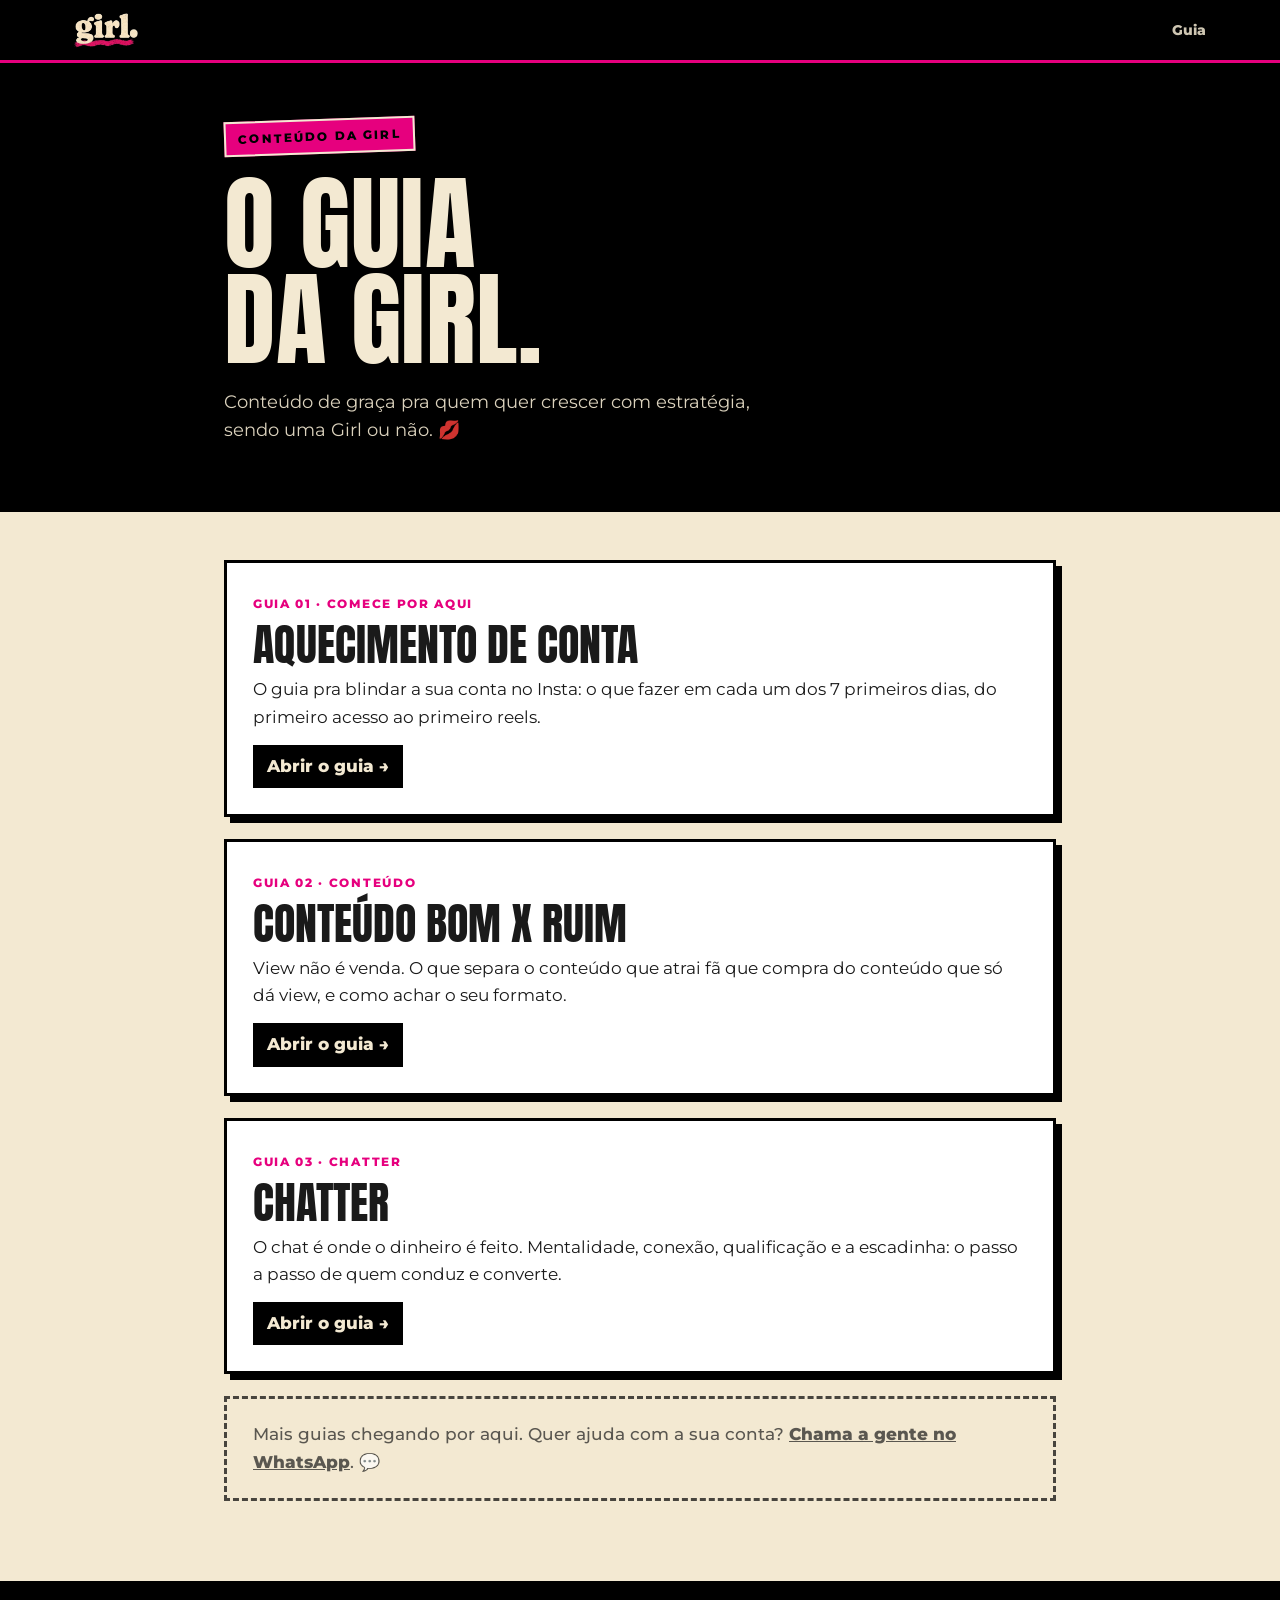
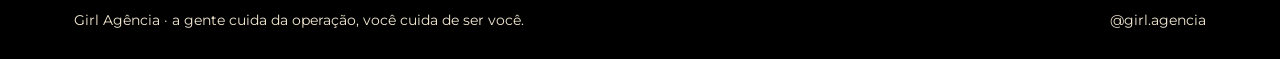
<file: guia/index.html>
<!DOCTYPE html>
<html lang="pt-BR">
<head>
<meta charset="UTF-8">
<meta name="viewport" content="width=device-width, initial-scale=1">
<title>Guia da Girl</title>
<meta name="description" content="Material exclusivo para as modelos da Girl Agência.">
<link rel="preconnect" href="https://fonts.googleapis.com">
<link rel="preconnect" href="https://fonts.gstatic.com" crossorigin>
<link href="https://fonts.googleapis.com/css2?family=Anton&family=Montserrat:wght@400;500;700;800&display=swap" rel="stylesheet">
<link rel="stylesheet" href="/guia/guia.css">
</head>
<body>

<header class="topo">
  <div class="container">
    <a class="marca" href="/" aria-label="Girl Agência, início"><img src="/img/girl-logo-creme.webp" alt="girl." width="480" height="264" style="height:36px;width:auto;display:block"></a>
    <div class="migalha"><b>Guia</b></div>
  </div>
</header>

<section class="capa">
  <div class="container">
    <span class="selo">Conteúdo da Girl</span>
    <h1><span class="z">O guia<br>da Girl.</span><span class="eco" aria-hidden="true">O guia<br>da Girl.</span></h1>
    <p class="sub">Conteúdo de graça pra quem quer crescer com estratégia, sendo uma Girl ou não. 💋</p>
  </div>
</section>

<main>
  <div class="container">
    <div class="cards">
      <a class="card" href="/guia/aquecimento/">
        <span class="tag">Guia 01 · Comece por aqui</span>
        <h2>Aquecimento de conta</h2>
        <p>O guia pra blindar a sua conta no Insta: o que fazer em cada um dos 7 primeiros dias, do primeiro acesso ao primeiro reels.</p>
        <span class="ir">Abrir o guia →</span>
      </a>
      <a class="card" href="/guia/conteudo/">
        <span class="tag">Guia 02 · Conteúdo</span>
        <h2>Conteúdo bom x ruim</h2>
        <p>View não é venda. O que separa o conteúdo que atrai fã que compra do conteúdo que só dá view, e como achar o seu formato.</p>
        <span class="ir">Abrir o guia →</span>
      </a>
      <a class="card" href="/guia/chatter/">
        <span class="tag">Guia 03 · Chatter</span>
        <h2>Chatter</h2>
        <p>O chat é onde o dinheiro é feito. Mentalidade, conexão, qualificação e a escadinha: o passo a passo de quem conduz e converte.</p>
        <span class="ir">Abrir o guia →</span>
      </a>
      <div class="card em-breve">Mais guias chegando por aqui. Quer ajuda com a sua conta? <a href="https://wa.me/557192926937?text=Oi!%20Vim%20pelo%20guia%20da%20Girl%20%E2%9C%A8" target="_blank" rel="noopener" style="font-weight:800">Chama a gente no WhatsApp</a>. 💬</div>
    </div>
  </div>
</main>

<footer>
  <div class="container">
    <span>Girl Agência · a gente cuida da operação, você cuida de ser você.</span>
    <a href="https://instagram.com/girl.agencia" target="_blank" rel="noopener">@girl.agencia</a>
  </div>
</footer>

</body>
</html>
</file>
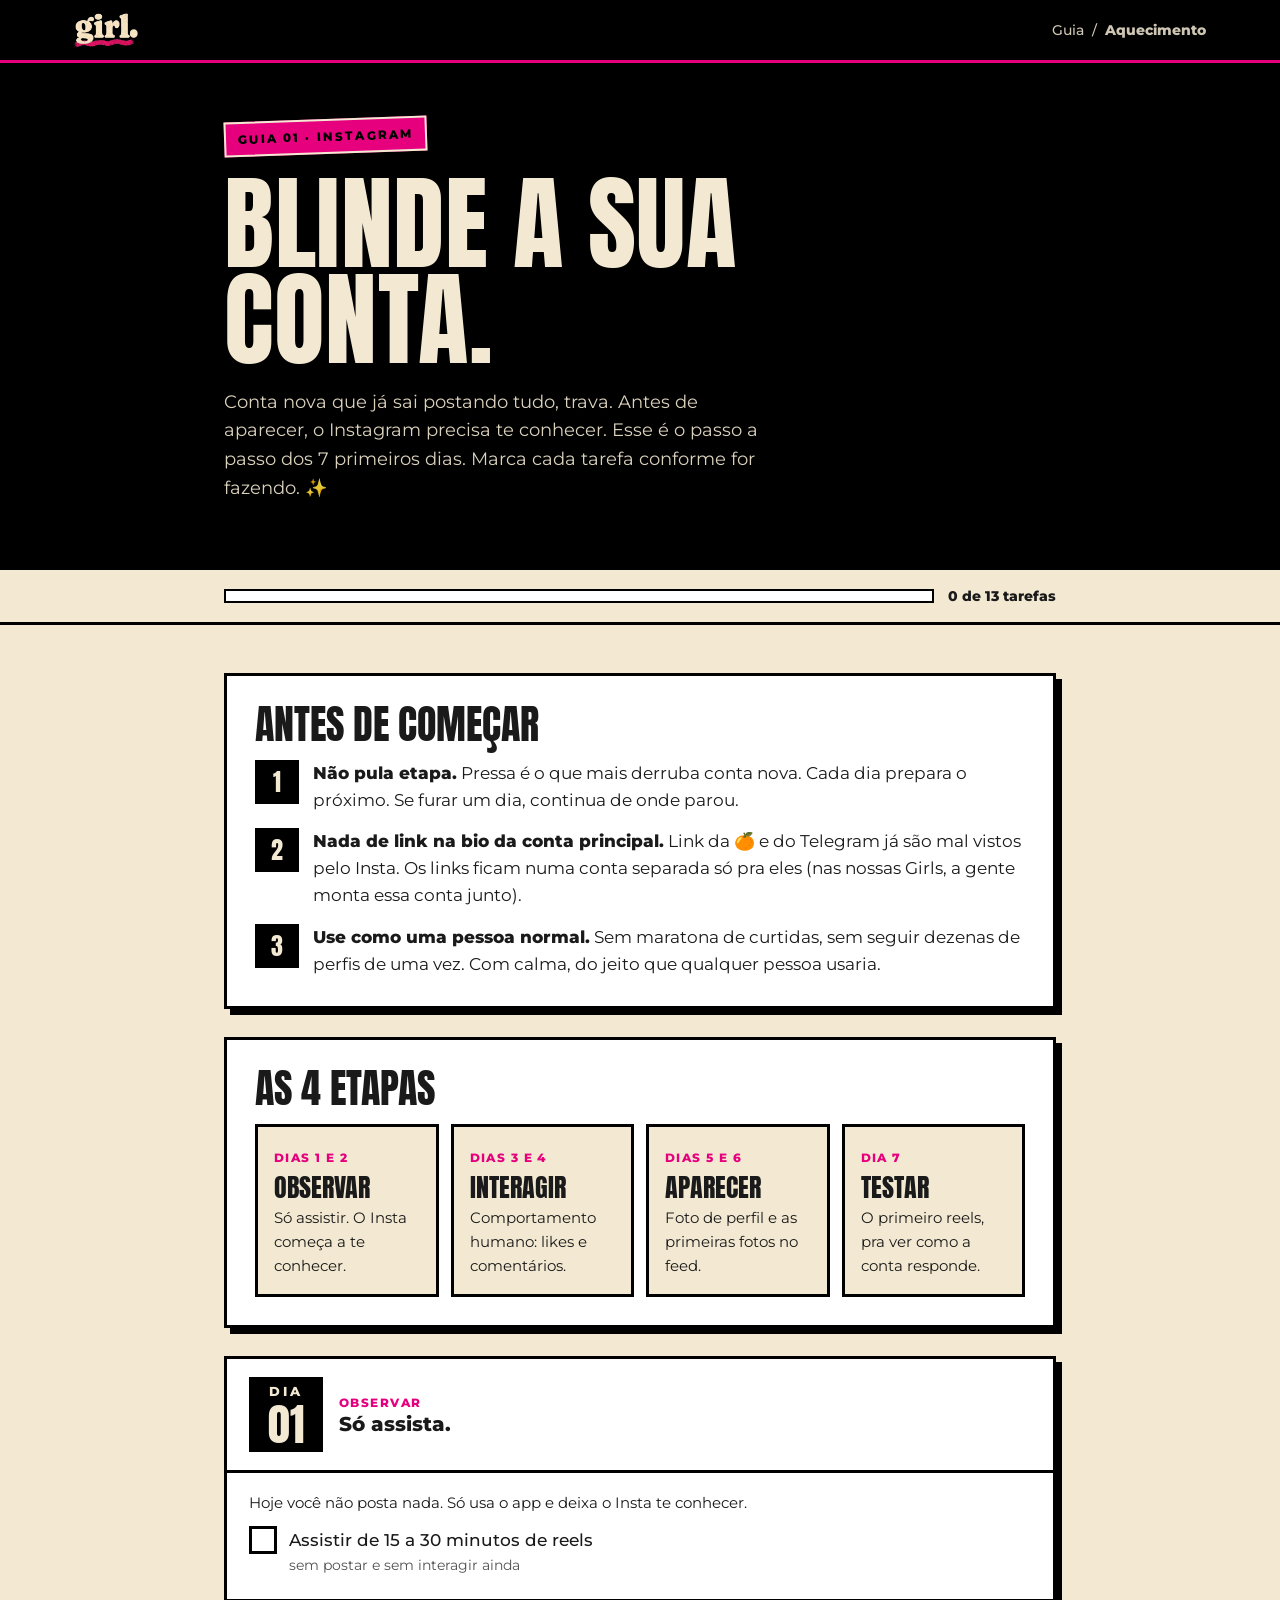
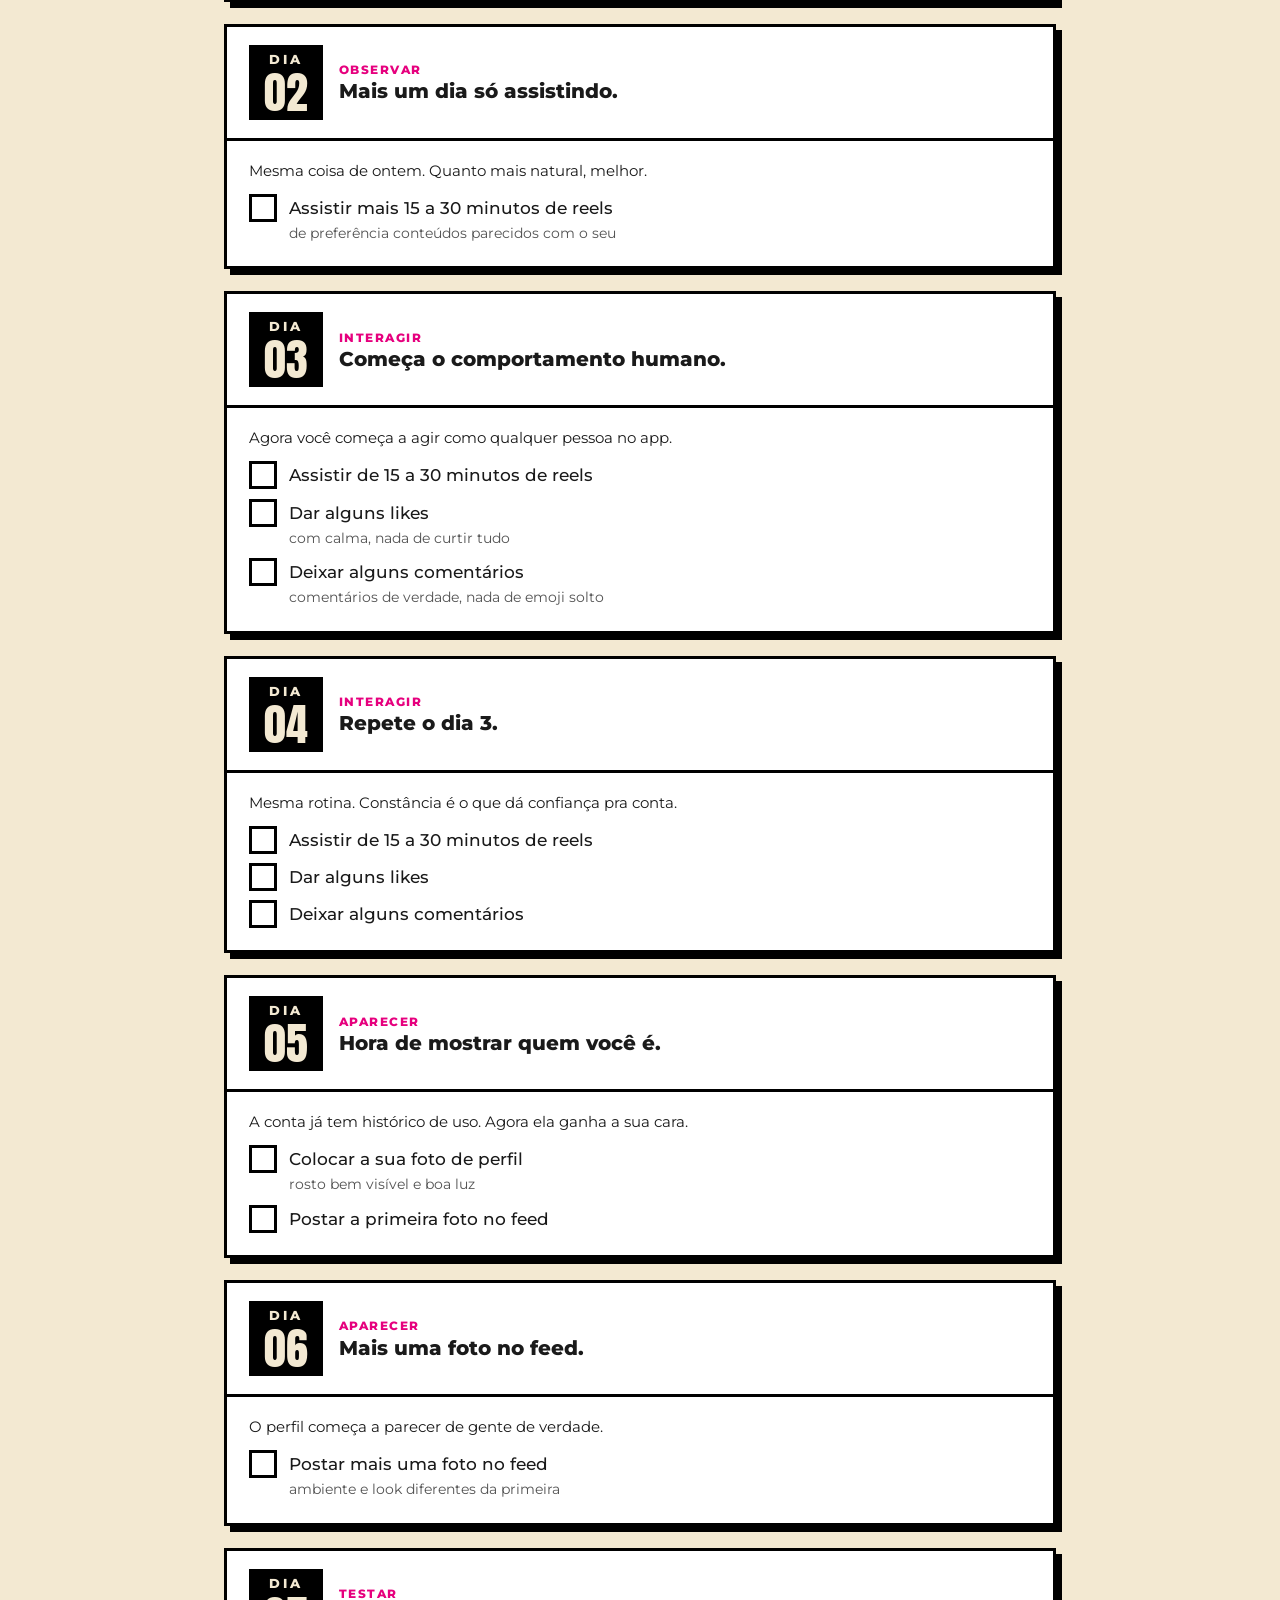
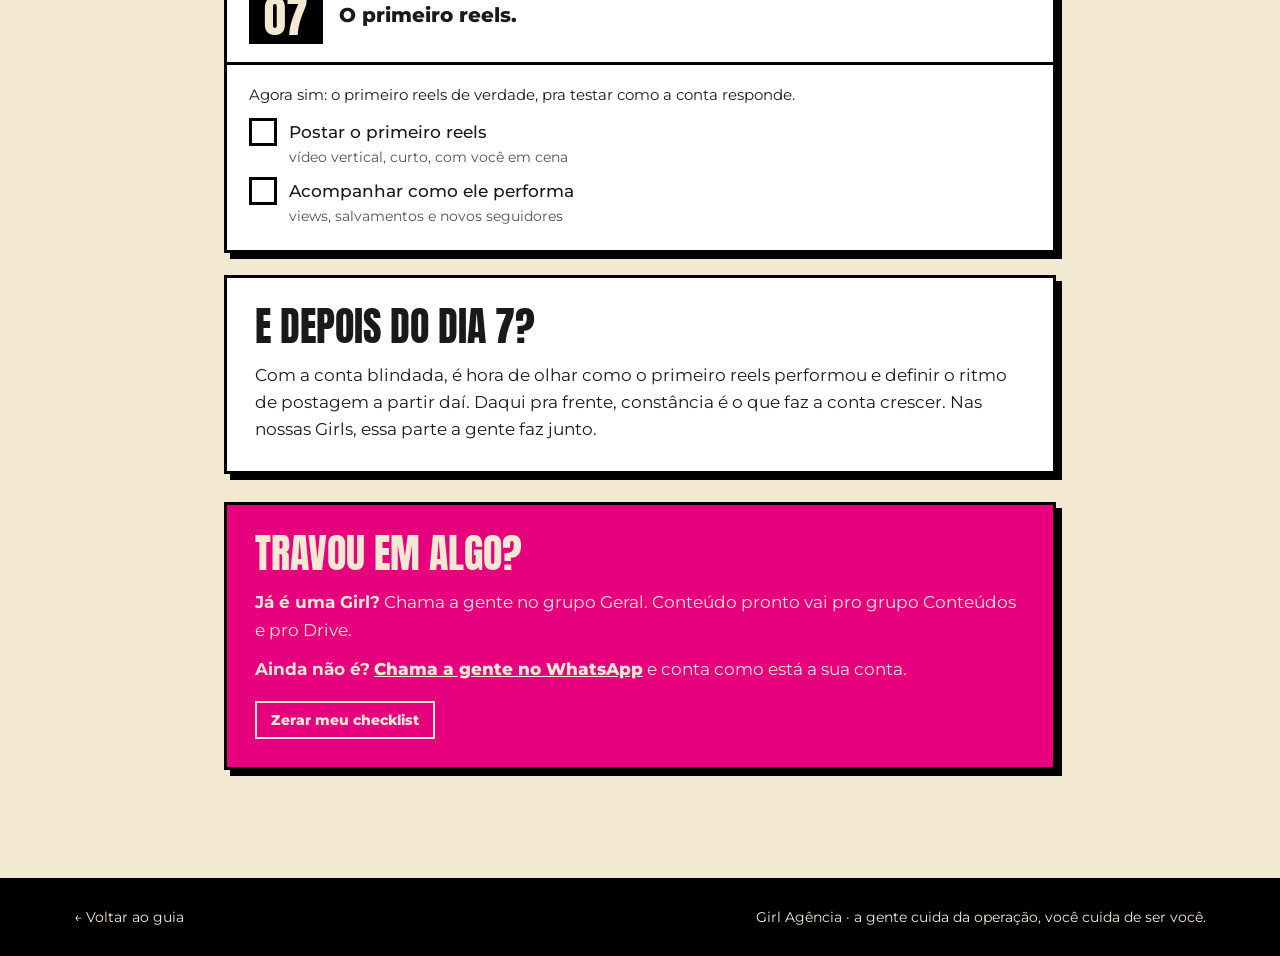
<file: guia/aquecimento/index.html>
<!DOCTYPE html>
<html lang="pt-BR">
<head>
<meta charset="UTF-8">
<meta name="viewport" content="width=device-width, initial-scale=1">
<title>Aquecimento de Conta · Guia da Girl</title>
<meta name="description" content="O guia para blindar a sua conta no Instagram nos 7 primeiros dias.">
<link rel="preconnect" href="https://fonts.googleapis.com">
<link rel="preconnect" href="https://fonts.gstatic.com" crossorigin>
<link href="https://fonts.googleapis.com/css2?family=Anton&family=Montserrat:wght@400;500;700;800&display=swap" rel="stylesheet">
<link rel="stylesheet" href="/guia/guia.css">
<style>
  .fases--4{grid-template-columns:repeat(4,minmax(0,1fr))}
  .dia .num{padding:8px 12px 6px}
  .dia .num small{display:block;font-family:var(--texto);font-weight:800;font-size:13px;letter-spacing:.22em;text-transform:uppercase;line-height:1;margin-bottom:4px}
  @media (max-width:760px){.fases--4{grid-template-columns:repeat(2,minmax(0,1fr))}}
  @media (max-width:420px){.fases--4{grid-template-columns:minmax(0,1fr)}}
</style>
</head>
<body>

<header class="topo">
  <div class="container">
    <a class="marca" href="/" aria-label="Girl Agência, início"><img src="/img/girl-logo-creme.webp" alt="girl." width="480" height="264" style="height:36px;width:auto;display:block"></a>
    <div class="migalha"><a href="/guia/">Guia</a> <span aria-hidden="true">/</span> <b>Aquecimento</b></div>
  </div>
</header>

<section class="capa">
  <div class="container">
    <span class="selo">Guia 01 · Instagram</span>
    <h1><span class="z">Blinde a sua<br>conta.</span><span class="eco" aria-hidden="true">Blinde a sua<br>conta.</span></h1>
    <p class="sub">Conta nova que já sai postando tudo, trava. Antes de aparecer, o Instagram precisa te conhecer. Esse é o passo a passo dos 7 primeiros dias. Marca cada tarefa conforme for fazendo. ✨</p>
  </div>
</section>

<div class="progresso" aria-live="polite">
  <div class="container">
    <div class="barra"><i id="barra"></i></div>
    <span id="contagem">0 de 0 tarefas</span>
  </div>
</div>

<main>
  <div class="container">

    <section class="bloco">
      <h2>Antes de começar</h2>
      <ol class="regras">
        <li><span><b>Não pula etapa.</b> Pressa é o que mais derruba conta nova. Cada dia prepara o próximo. Se furar um dia, continua de onde parou.</span></li>
        <li><span><b>Nada de link na bio da conta principal.</b> Link da 🍊 e do Telegram já são mal vistos pelo Insta. Os links ficam numa conta separada só pra eles (nas nossas Girls, a gente monta essa conta junto).</span></li>
        <li><span><b>Use como uma pessoa normal.</b> Sem maratona de curtidas, sem seguir dezenas de perfis de uma vez. Com calma, do jeito que qualquer pessoa usaria.</span></li>
      </ol>
    </section>

    <section class="bloco">
      <h2>As 4 etapas</h2>
      <div class="fases fases--4">
        <div class="fase"><small>Dias 1 e 2</small><h3>Observar</h3><p>Só assistir. O Insta começa a te conhecer.</p></div>
        <div class="fase"><small>Dias 3 e 4</small><h3>Interagir</h3><p>Comportamento humano: likes e comentários.</p></div>
        <div class="fase"><small>Dias 5 e 6</small><h3>Aparecer</h3><p>Foto de perfil e as primeiras fotos no feed.</p></div>
        <div class="fase"><small>Dia 7</small><h3>Testar</h3><p>O primeiro reels, pra ver como a conta responde.</p></div>
      </div>
    </section>

    <div id="dias"></div>

    <section class="bloco">
      <h2>E depois do dia 7?</h2>
      <p>Com a conta blindada, é hora de olhar como o primeiro reels performou e definir o ritmo de postagem a partir daí. Daqui pra frente, constância é o que faz a conta crescer. Nas nossas Girls, essa parte a gente faz junto.</p>
    </section>

    <section class="bloco bloco--rosa">
      <h2>Travou em algo?</h2>
      <p><b>Já é uma Girl?</b> Chama a gente no grupo Geral. Conteúdo pronto vai pro grupo Conteúdos e pro Drive.</p><p><b>Ainda não é?</b> <a href="https://wa.me/557192926937?text=Oi!%20Vim%20pelo%20guia%20da%20Girl%20%E2%9C%A8" target="_blank" rel="noopener" style="font-weight:800">Chama a gente no WhatsApp</a> e conta como está a sua conta.</p>
      <p style="margin-top:18px"><button class="zerar" id="zerar" type="button" style="border-color:var(--creme);color:var(--creme)">Zerar meu checklist</button></p>
    </section>

  </div>
</main>

<footer>
  <div class="container">
    <a href="/guia/">← Voltar ao guia</a>
    <span>Girl Agência · a gente cuida da operação, você cuida de ser você.</span>
  </div>
</footer>

<script>
  // cada item: [tarefa, detalhe]
  var DIAS = [
    {n:"01", fase:"Observar", titulo:"Só assista.", intro:"Hoje você não posta nada. Só usa o app e deixa o Insta te conhecer.",
      itens:[["Assistir de 15 a 30 minutos de reels","sem postar e sem interagir ainda"]]},
    {n:"02", fase:"Observar", titulo:"Mais um dia só assistindo.", intro:"Mesma coisa de ontem. Quanto mais natural, melhor.",
      itens:[["Assistir mais 15 a 30 minutos de reels","de preferência conteúdos parecidos com o seu"]]},
    {n:"03", fase:"Interagir", titulo:"Começa o comportamento humano.", intro:"Agora você começa a agir como qualquer pessoa no app.",
      itens:[["Assistir de 15 a 30 minutos de reels",""],["Dar alguns likes","com calma, nada de curtir tudo"],["Deixar alguns comentários","comentários de verdade, nada de emoji solto"]]},
    {n:"04", fase:"Interagir", titulo:"Repete o dia 3.", intro:"Mesma rotina. Constância é o que dá confiança pra conta.",
      itens:[["Assistir de 15 a 30 minutos de reels",""],["Dar alguns likes",""],["Deixar alguns comentários",""]]},
    {n:"05", fase:"Aparecer", titulo:"Hora de mostrar quem você é.", intro:"A conta já tem histórico de uso. Agora ela ganha a sua cara.",
      itens:[["Colocar a sua foto de perfil","rosto bem visível e boa luz"],["Postar a primeira foto no feed",""]]},
    {n:"06", fase:"Aparecer", titulo:"Mais uma foto no feed.", intro:"O perfil começa a parecer de gente de verdade.",
      itens:[["Postar mais uma foto no feed","ambiente e look diferentes da primeira"]]},
    {n:"07", fase:"Testar", titulo:"O primeiro reels.", intro:"Agora sim: o primeiro reels de verdade, pra testar como a conta responde.",
      itens:[["Postar o primeiro reels","vídeo vertical, curto, com você em cena"],["Acompanhar como ele performa","views, salvamentos e novos seguidores"]]}
  ];

  var store = {
    get:function(k){try{return localStorage.getItem(k)}catch(e){return null}},
    set:function(k,v){try{localStorage.setItem(k,v)}catch(e){}},
    del:function(k){try{localStorage.removeItem(k)}catch(e){}}
  };
  var CHAVE = "girl-blindagem-v1";
  var marcados = {};
  try{ marcados = JSON.parse(store.get(CHAVE) || "{}") || {}; }catch(e){ marcados = {}; }

  var dias = document.getElementById("dias");
  DIAS.forEach(function(d, i){
    var art = document.createElement("article");
    art.className = "dia"; art.id = "dia-"+(i+1);
    var lis = d.itens.map(function(it, j){
      var id = "d"+i+"i"+j;
      return '<li><label><input type="checkbox" data-id="'+id+'"><span>'+it[0]+(it[1] ? '<small>'+it[1]+'</small>' : '')+'</span></label></li>';
    }).join("");
    art.innerHTML = '<header><div class="num"><small>Dia</small>'+d.n+'</div><div><div class="fase-tag">'+d.fase+'</div><h3>'+d.titulo+'</h3></div></header>'+
      '<div class="corpo"><p>'+d.intro+'</p><ul class="tarefas">'+lis+'</ul></div>';
    dias.appendChild(art);
  });

  var caixas = [].slice.call(document.querySelectorAll(".tarefas input"));
  caixas.forEach(function(c){ c.checked = !!marcados[c.dataset.id]; });

  function atualizar(){
    var feitos = caixas.filter(function(c){return c.checked}).length;
    document.getElementById("barra").style.width = (caixas.length ? feitos/caixas.length*100 : 0) + "%";
    document.getElementById("contagem").textContent = feitos + " de " + caixas.length + " tarefas";
    [].forEach.call(document.querySelectorAll(".dia"), function(d){
      var cs = d.querySelectorAll("input");
      var ok = [].every.call(cs, function(c){return c.checked});
      d.classList.toggle("feito", ok);
    });
  }

  caixas.forEach(function(c){
    c.addEventListener("change", function(){
      if(c.checked) marcados[c.dataset.id] = 1; else delete marcados[c.dataset.id];
      store.set(CHAVE, JSON.stringify(marcados));
      atualizar();
    });
  });
  document.getElementById("zerar").onclick = function(){
    marcados = {}; store.del(CHAVE);
    caixas.forEach(function(c){ c.checked = false; });
    atualizar();
  };

  atualizar();
</script>
</body>
</html>
</file>
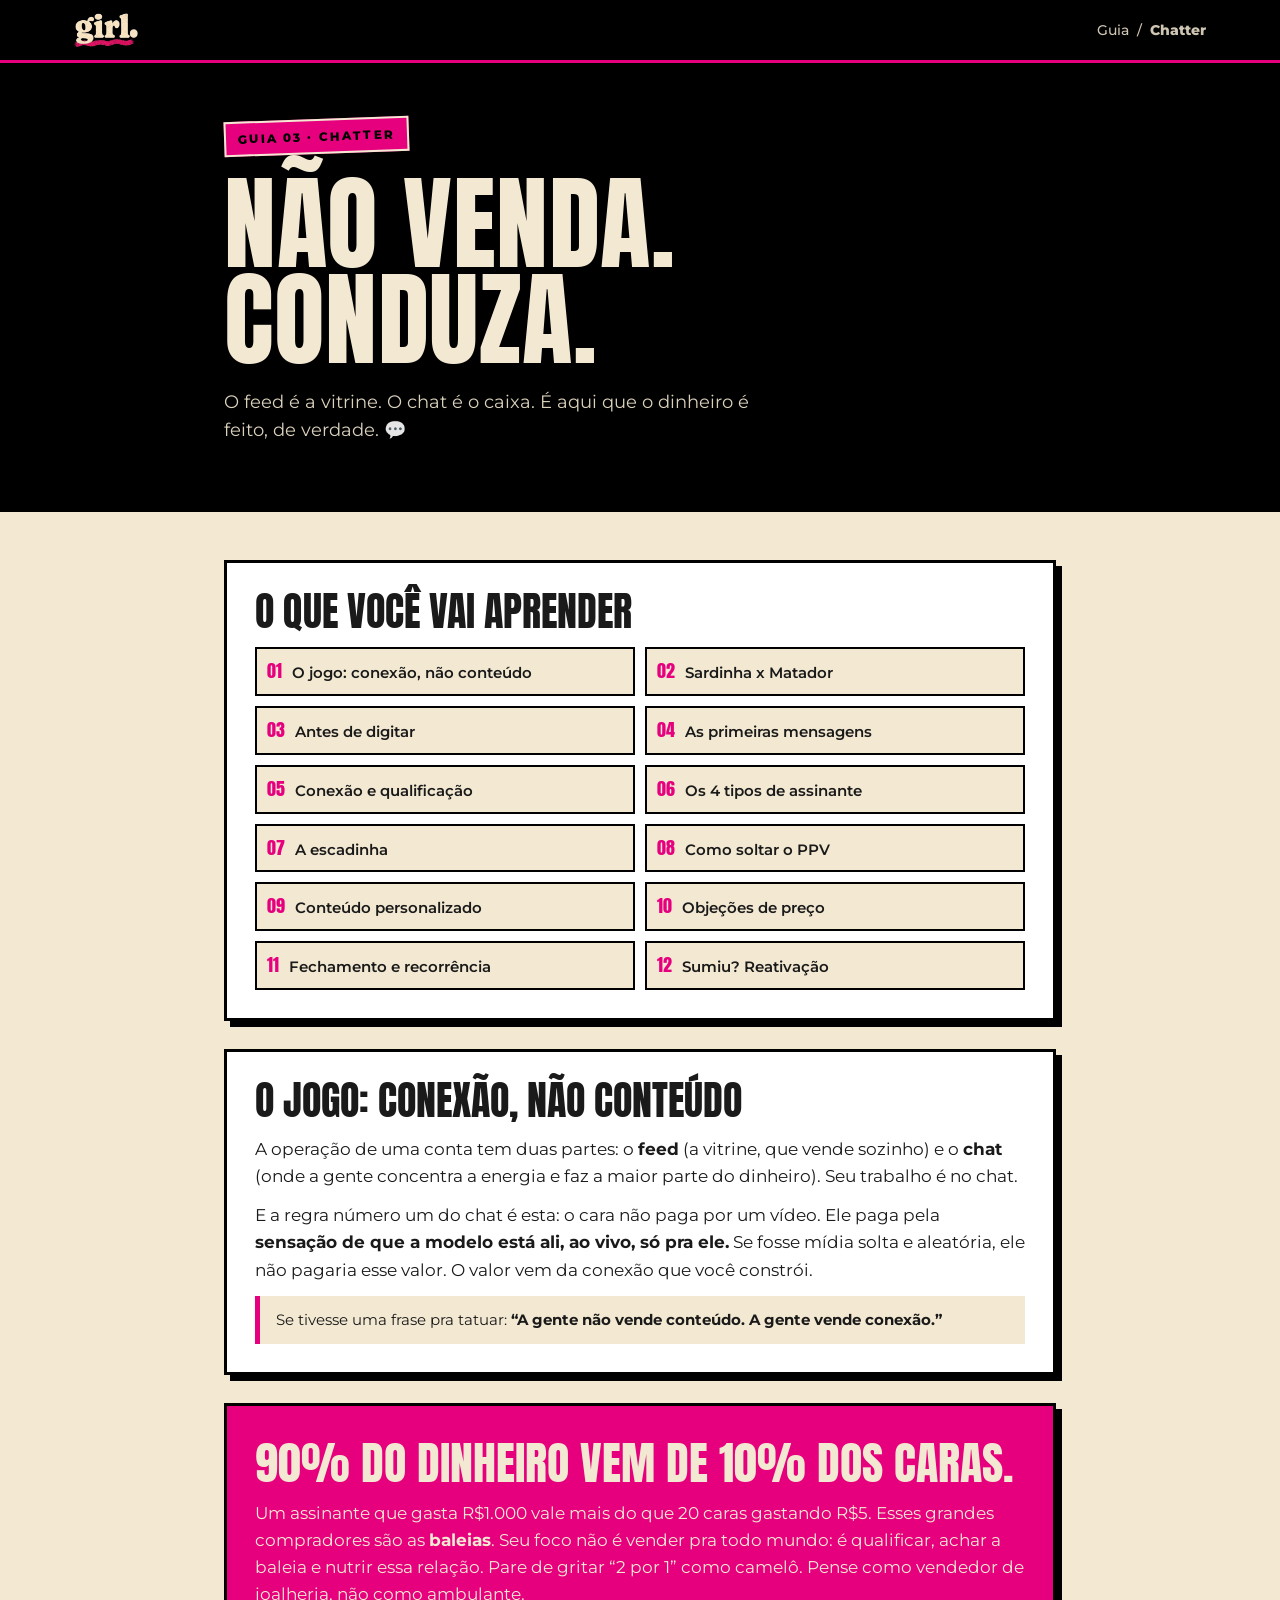
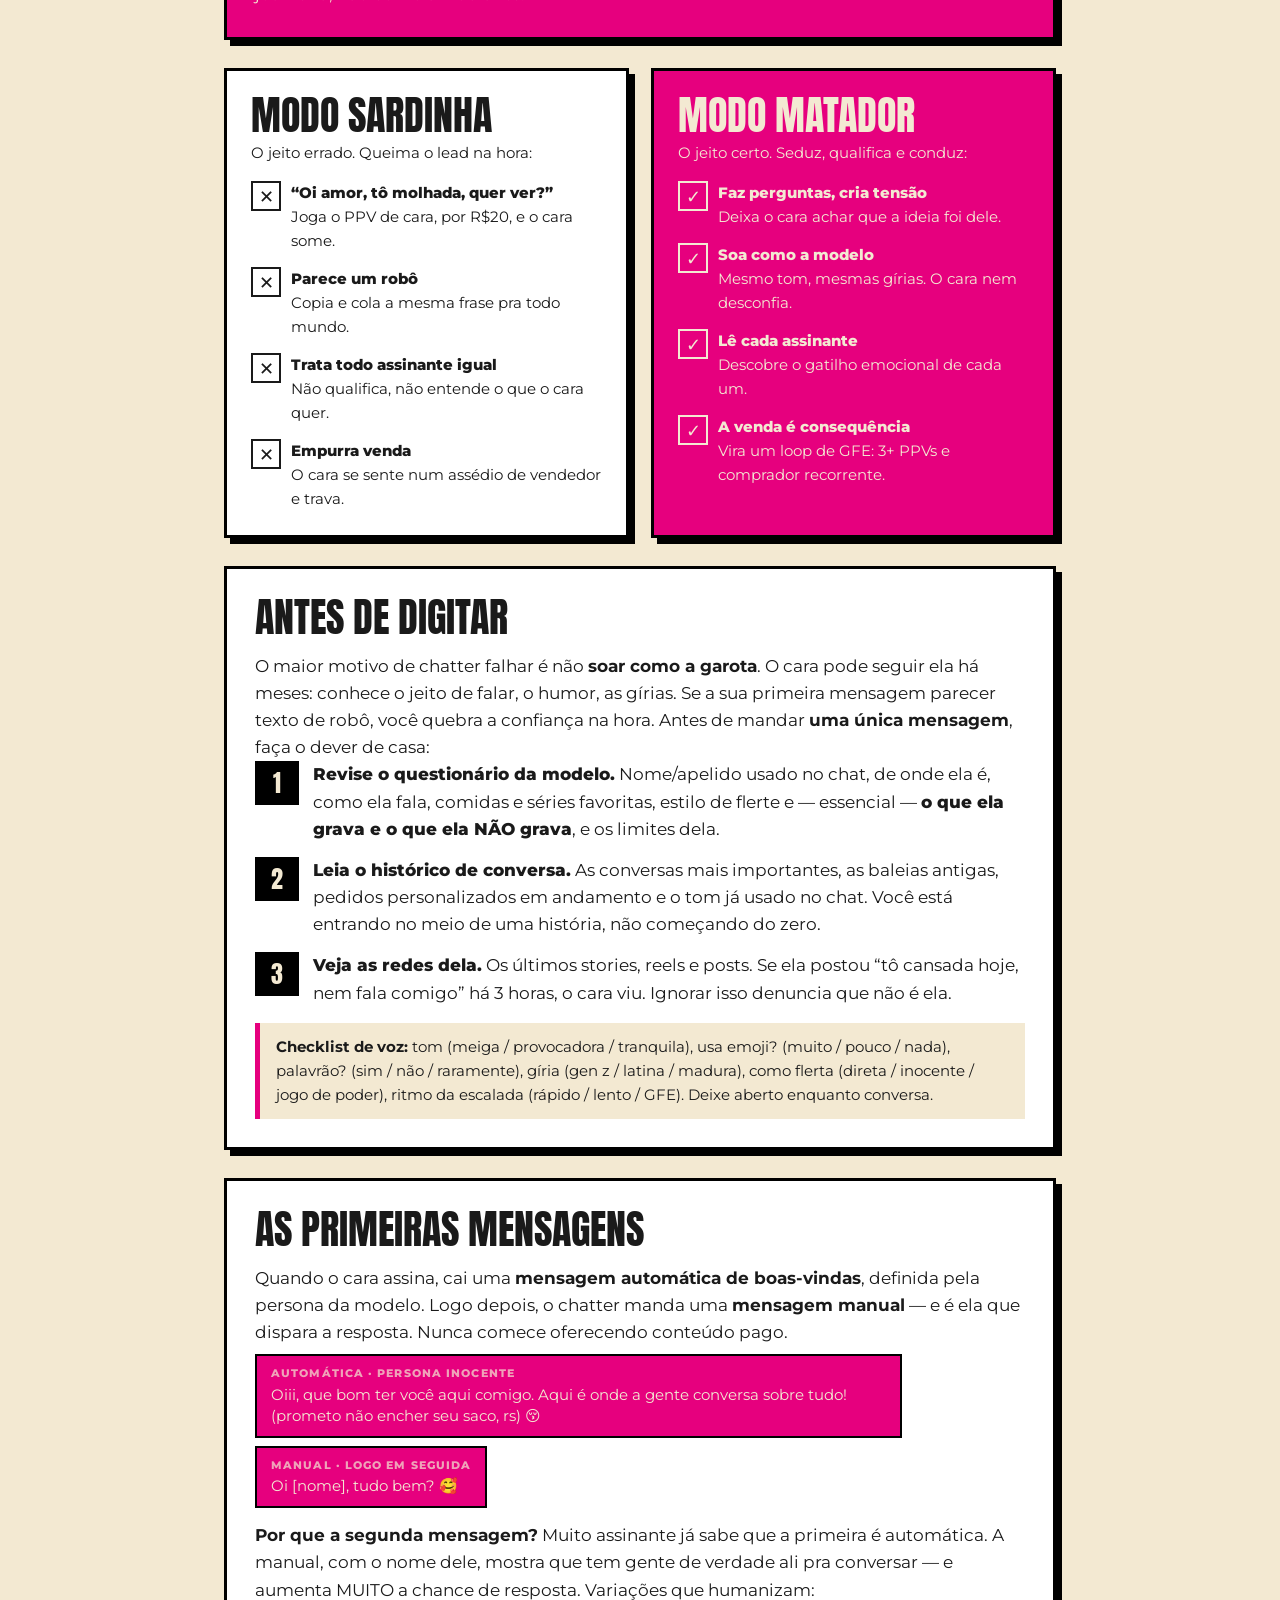
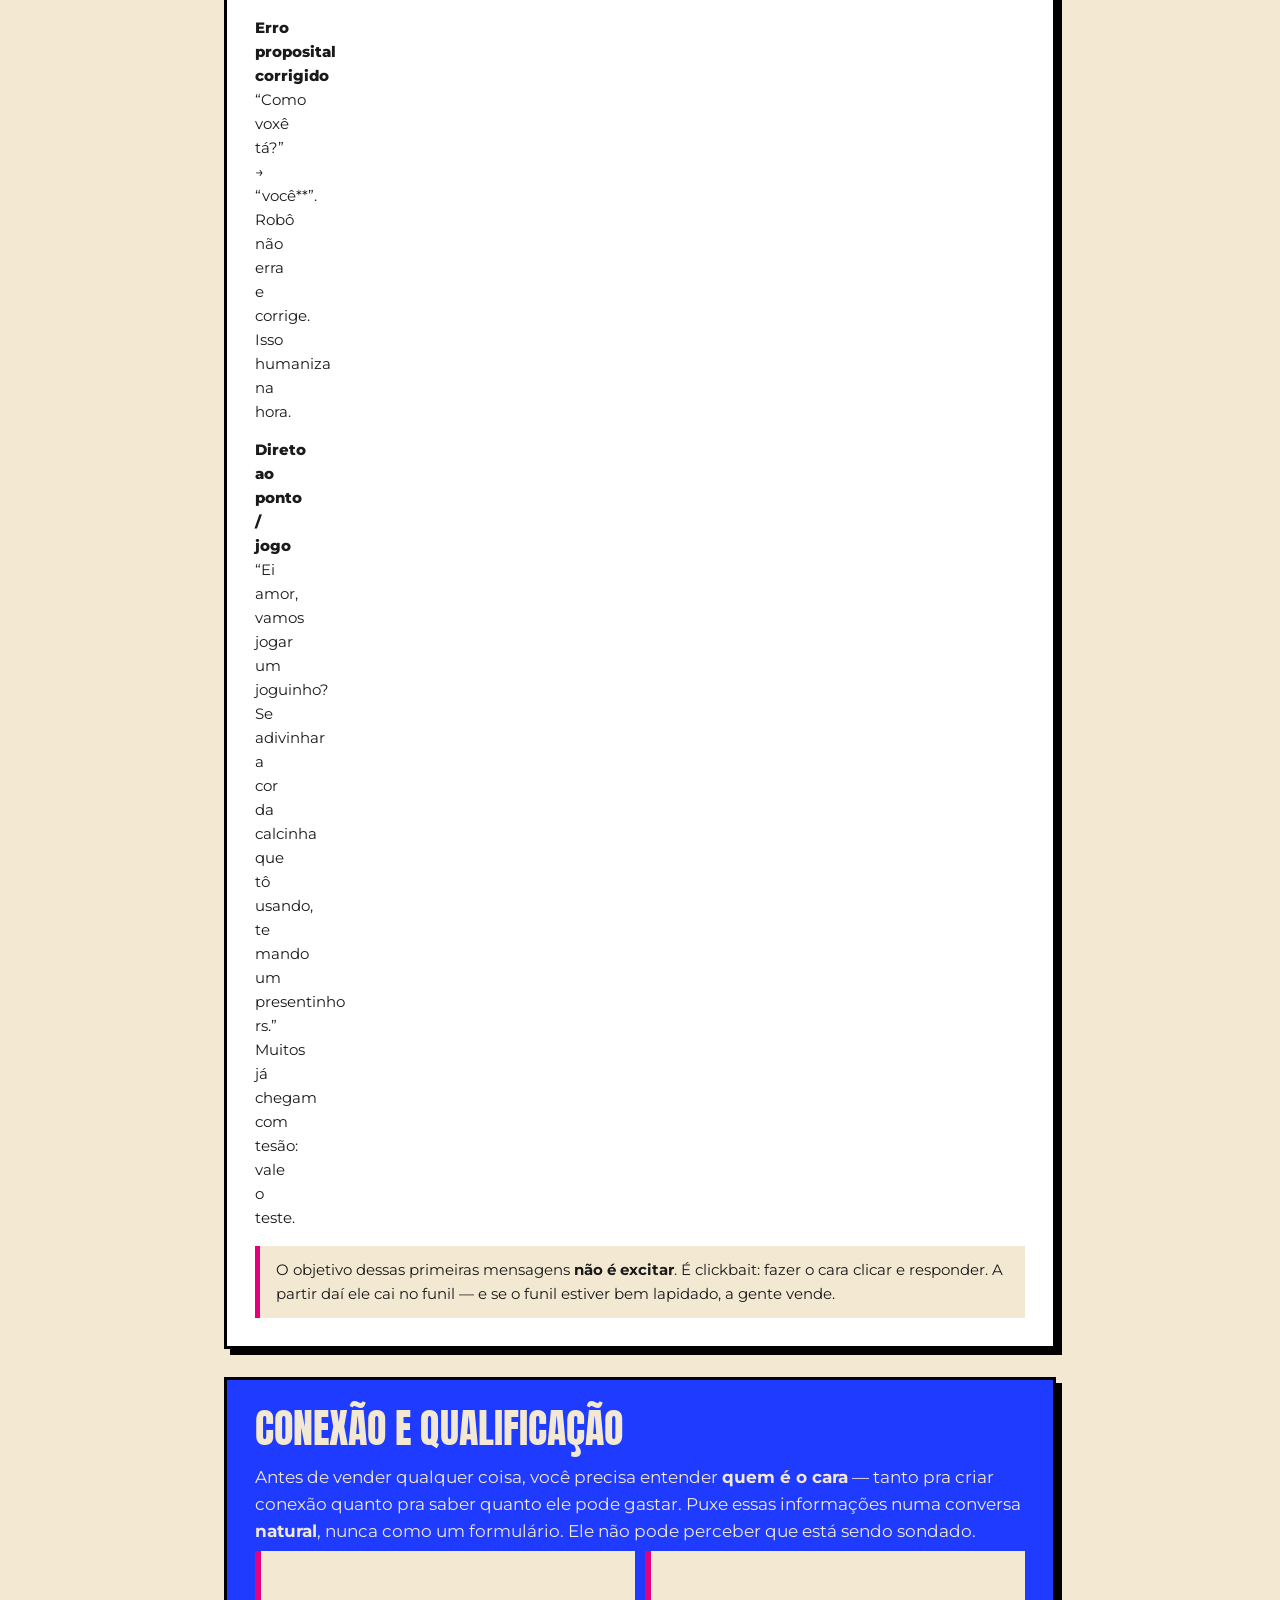
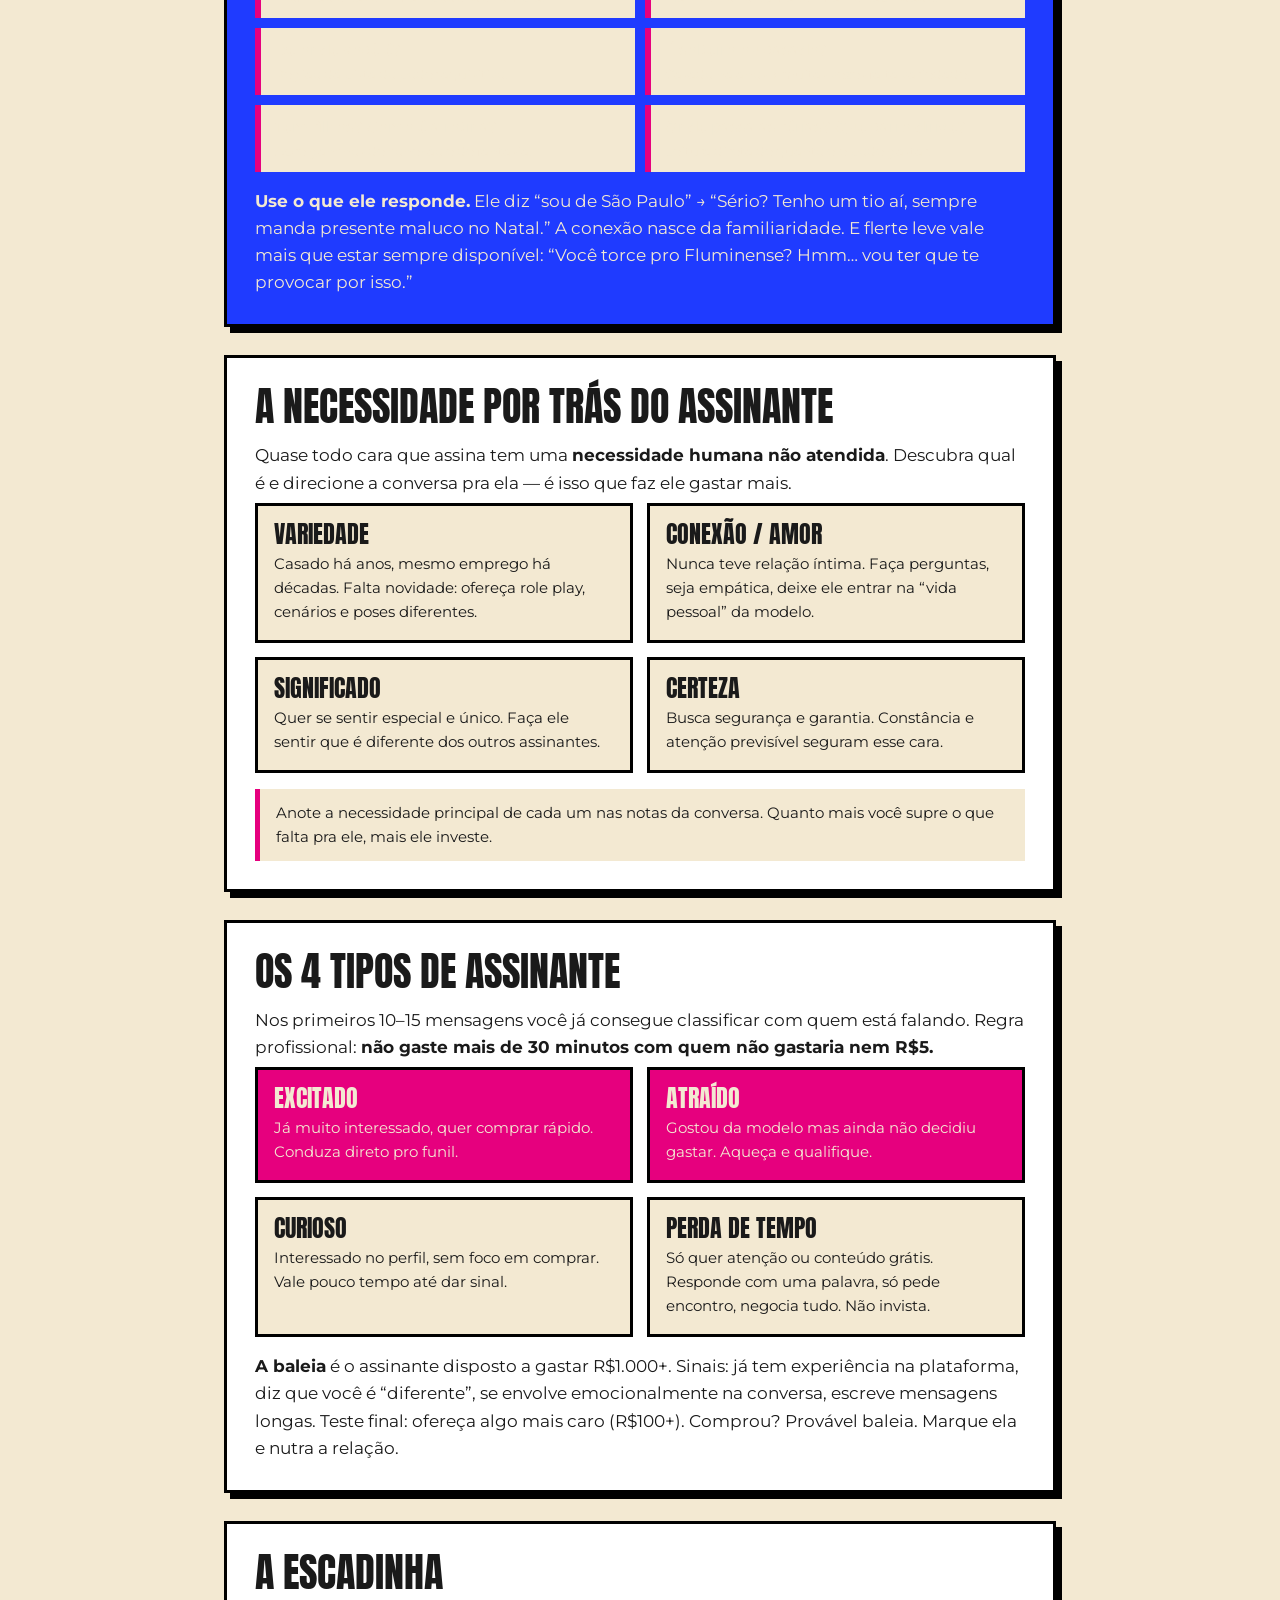
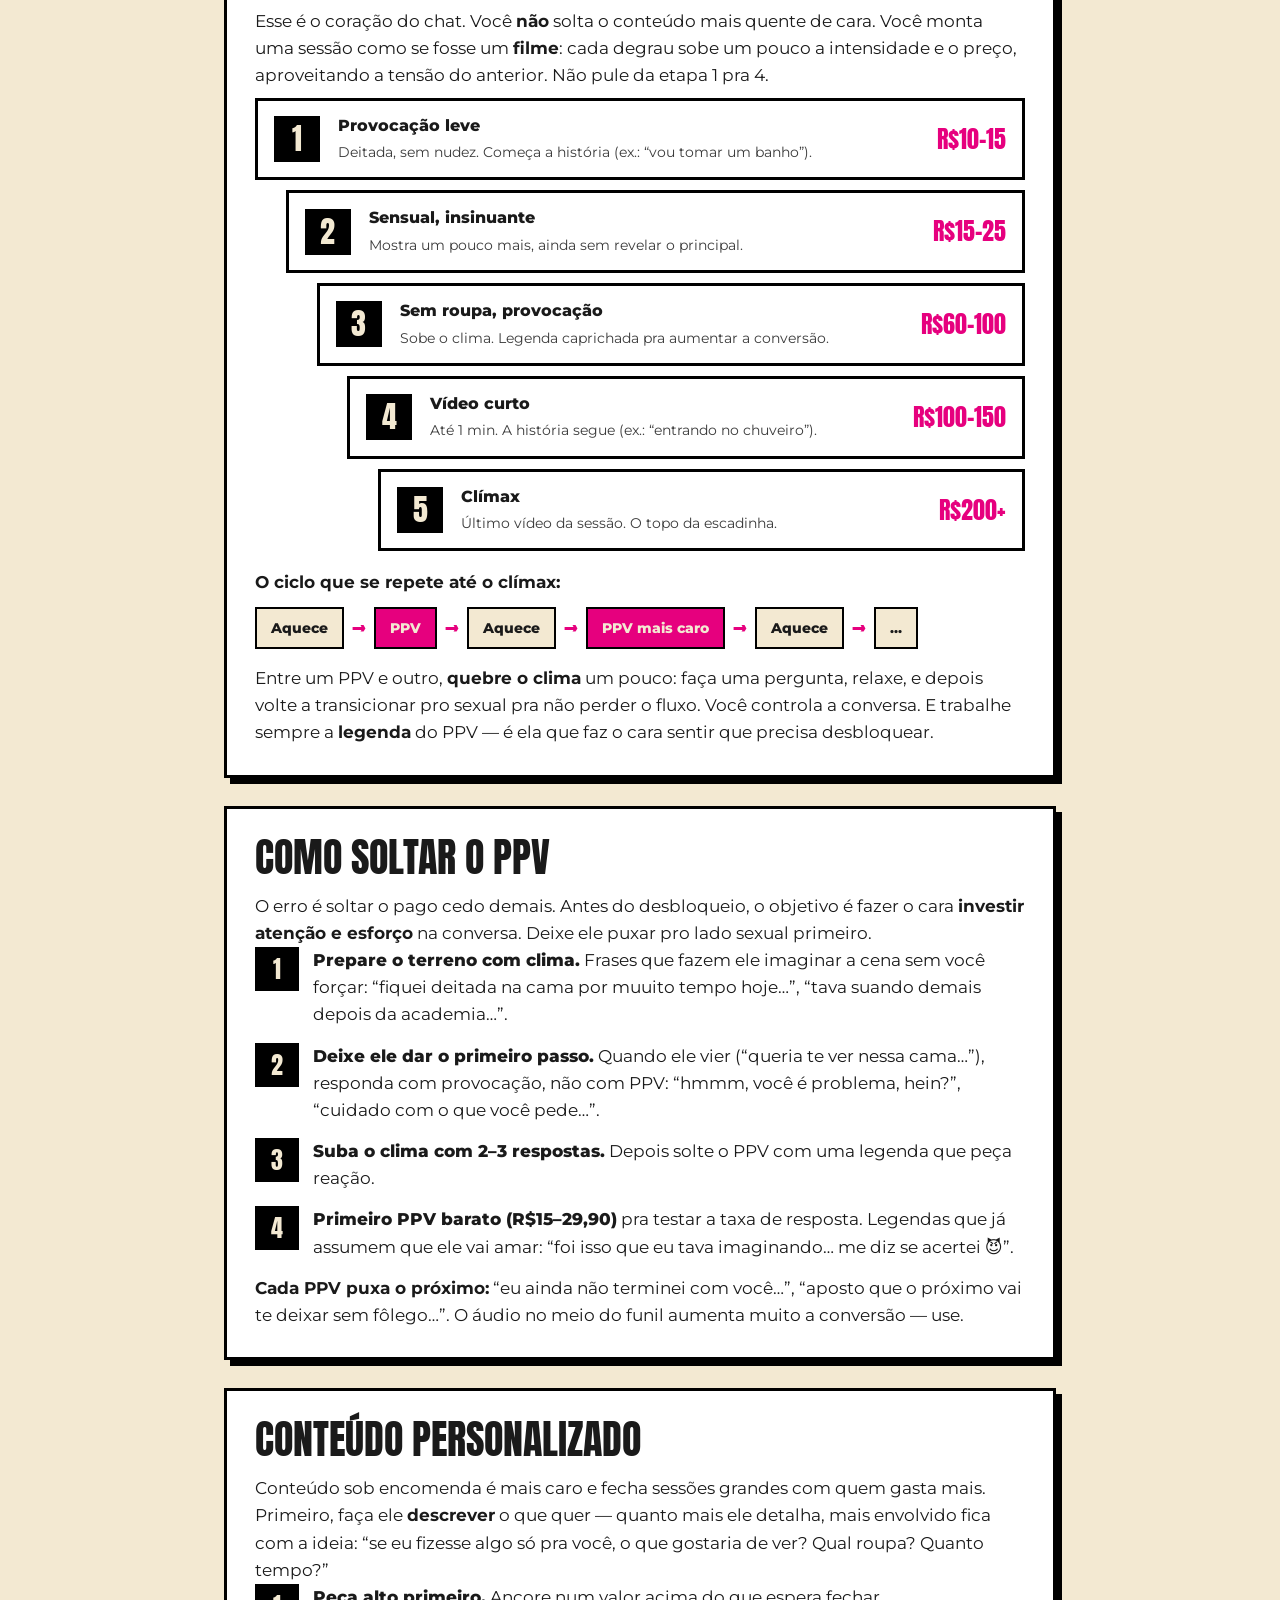
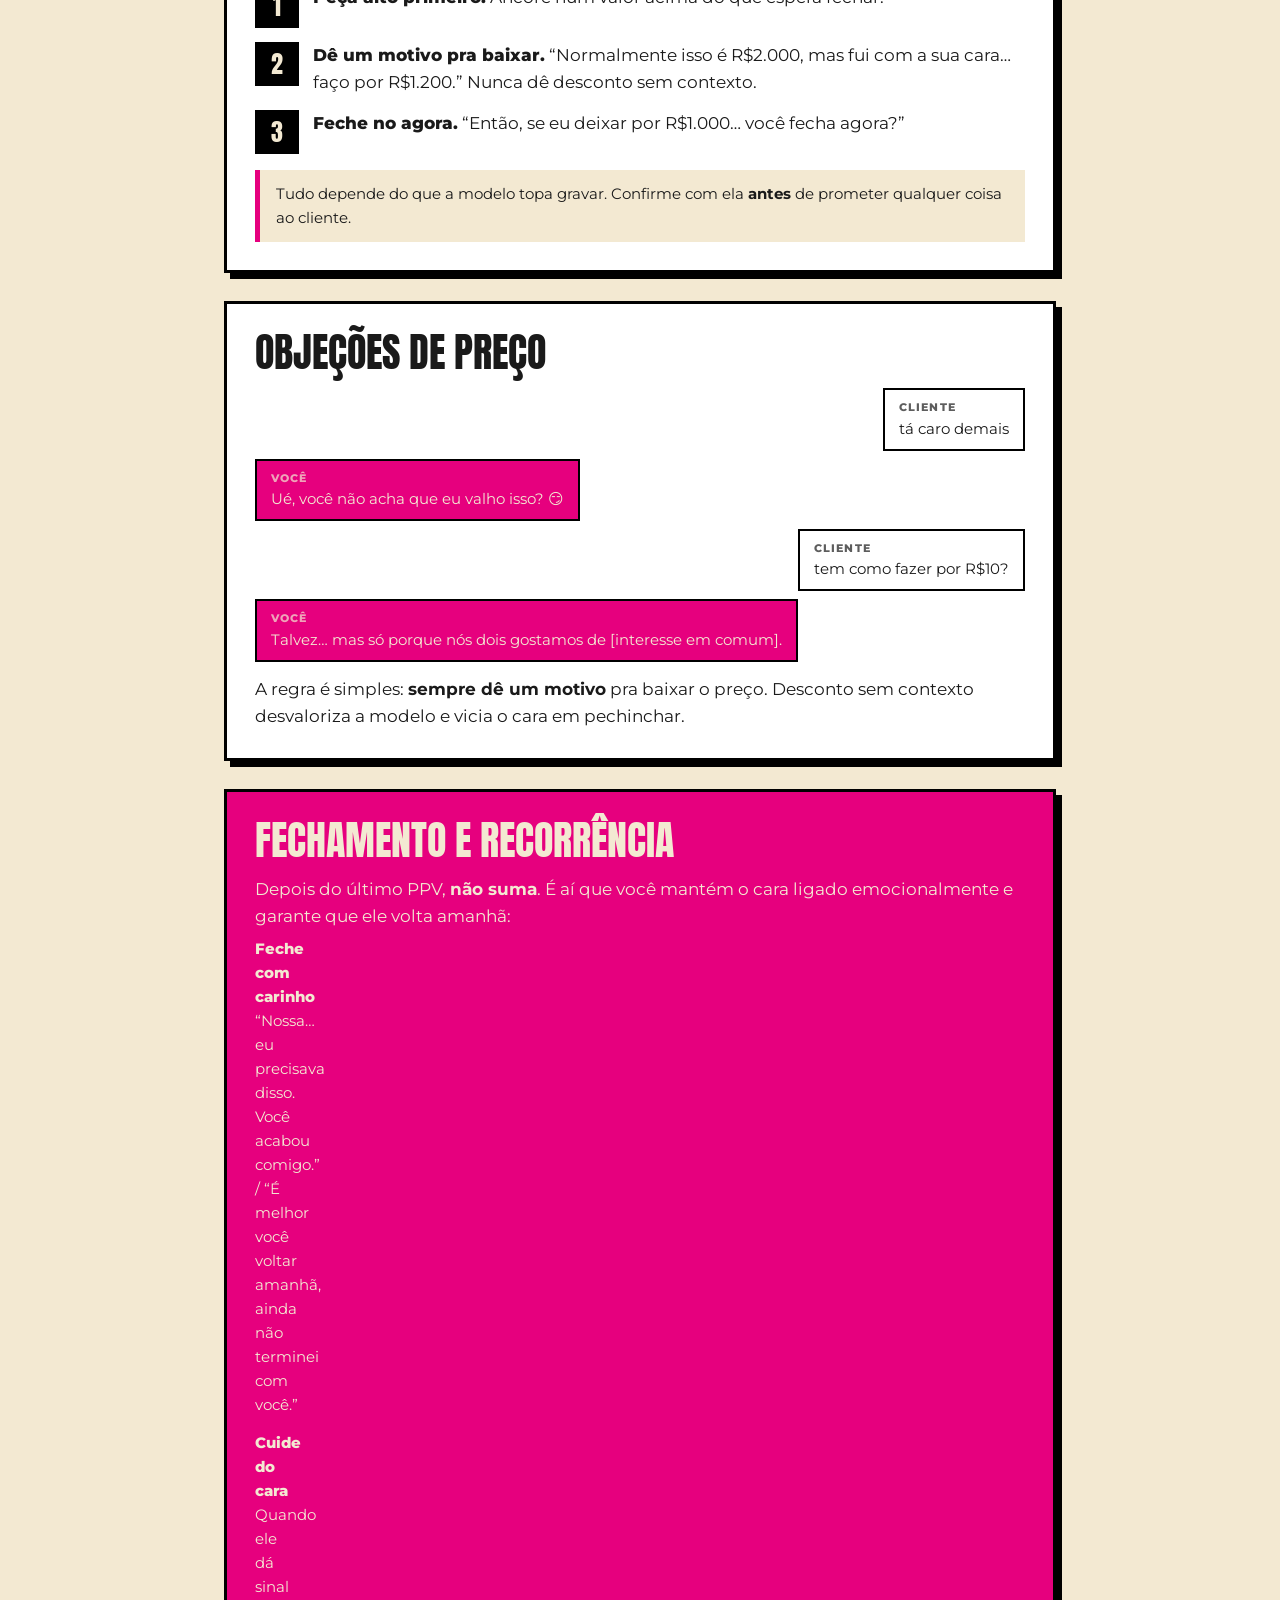
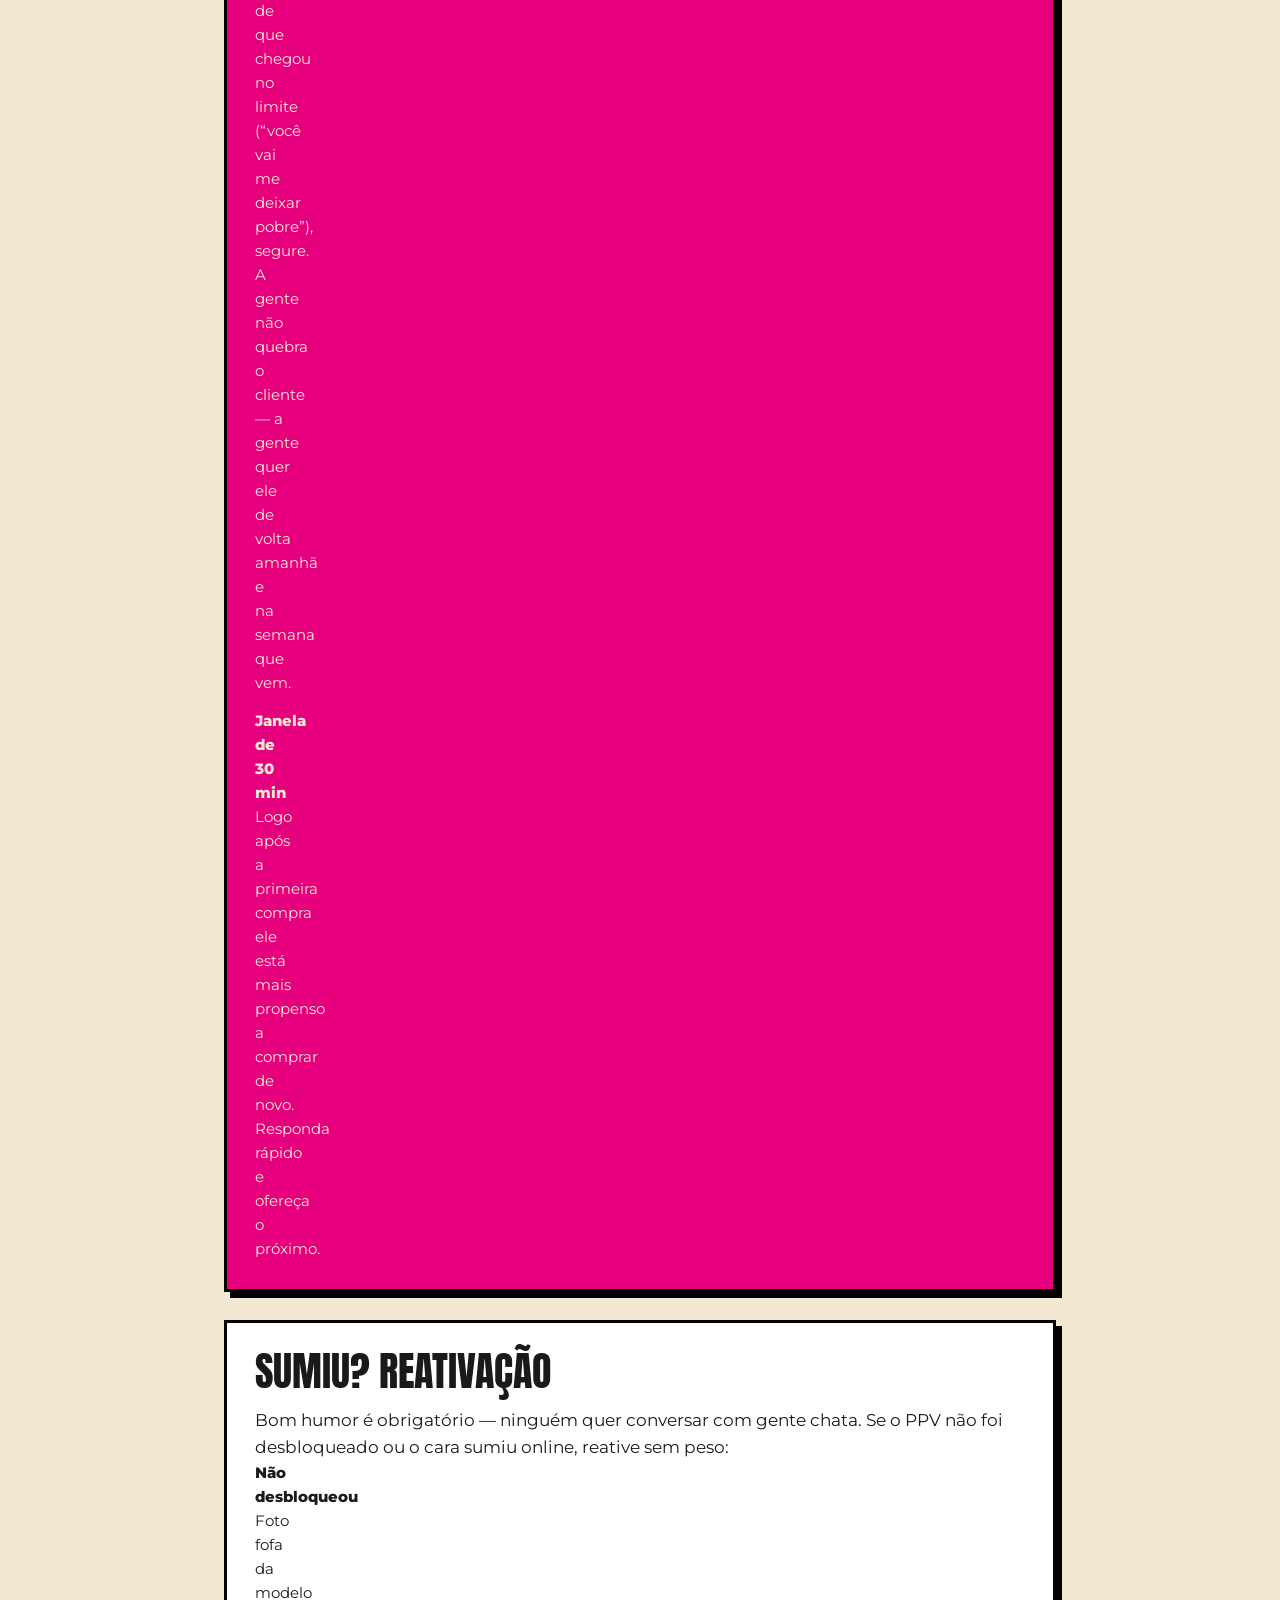
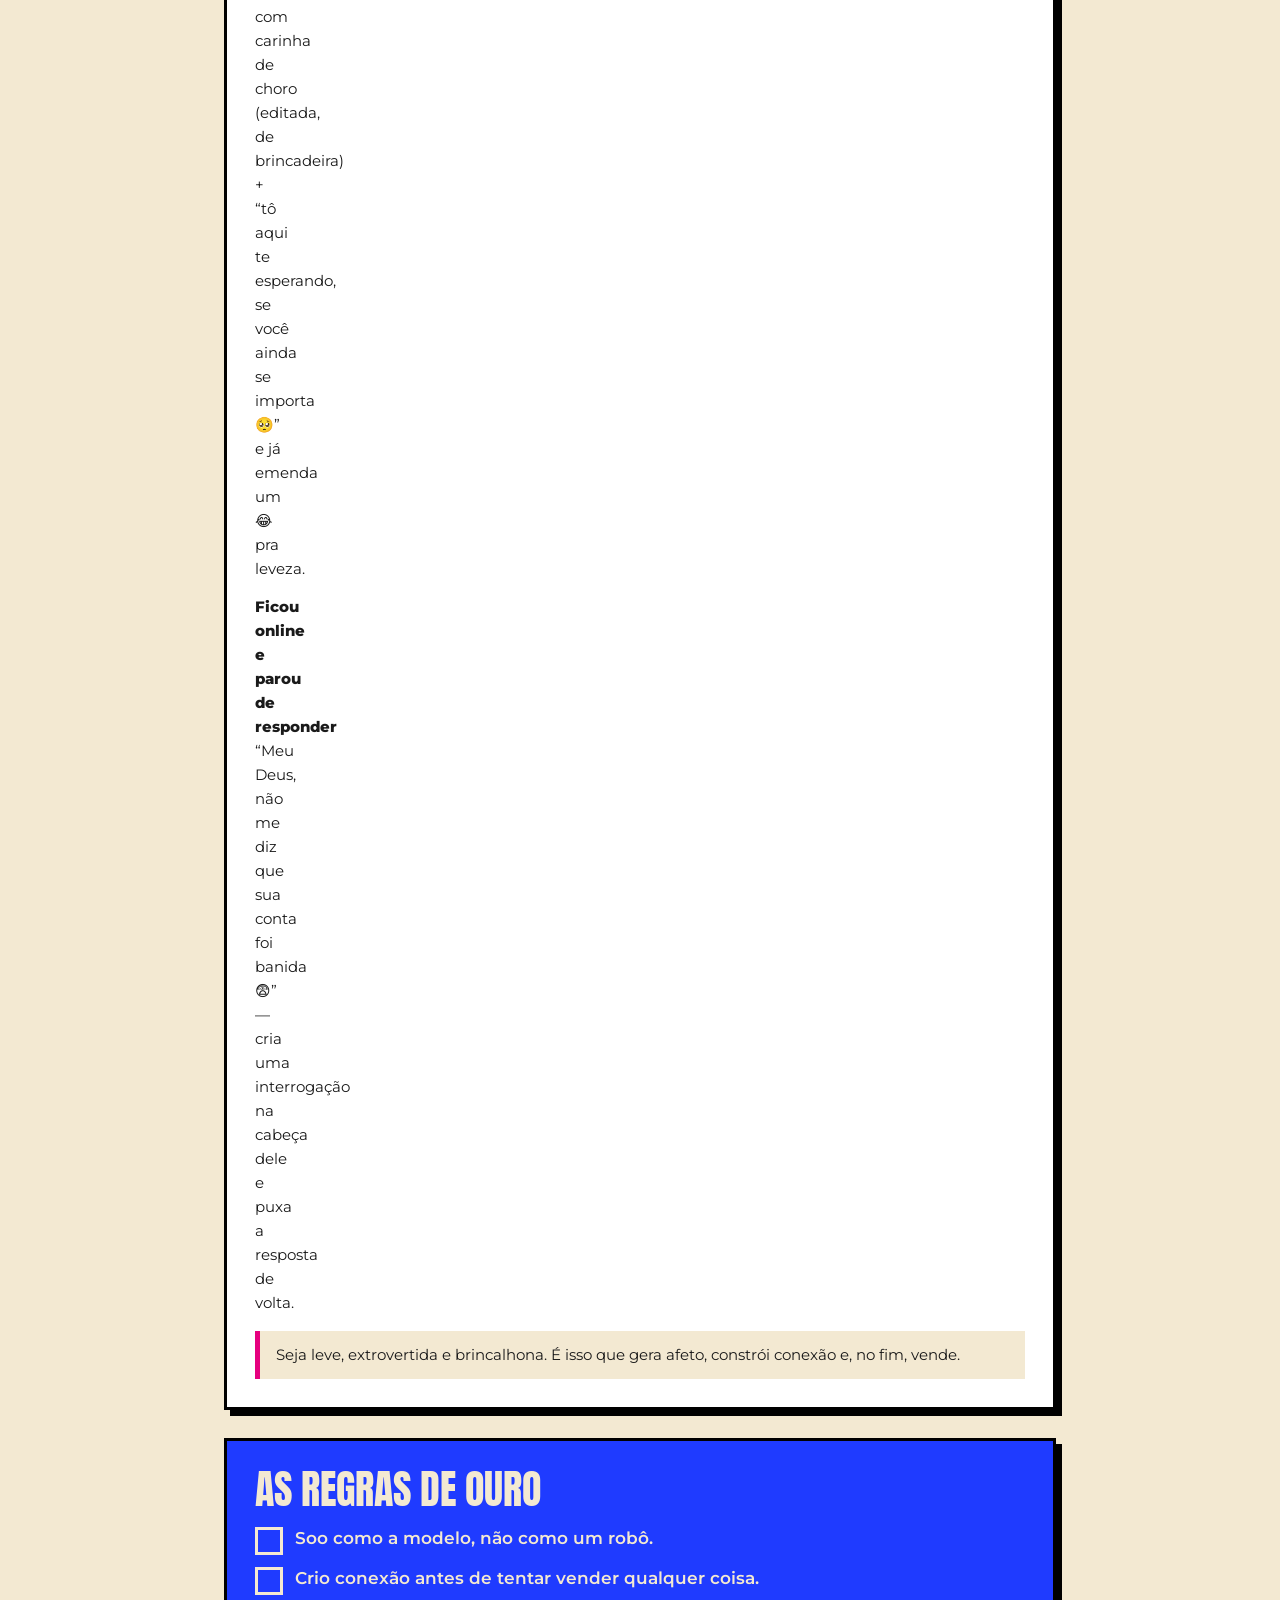
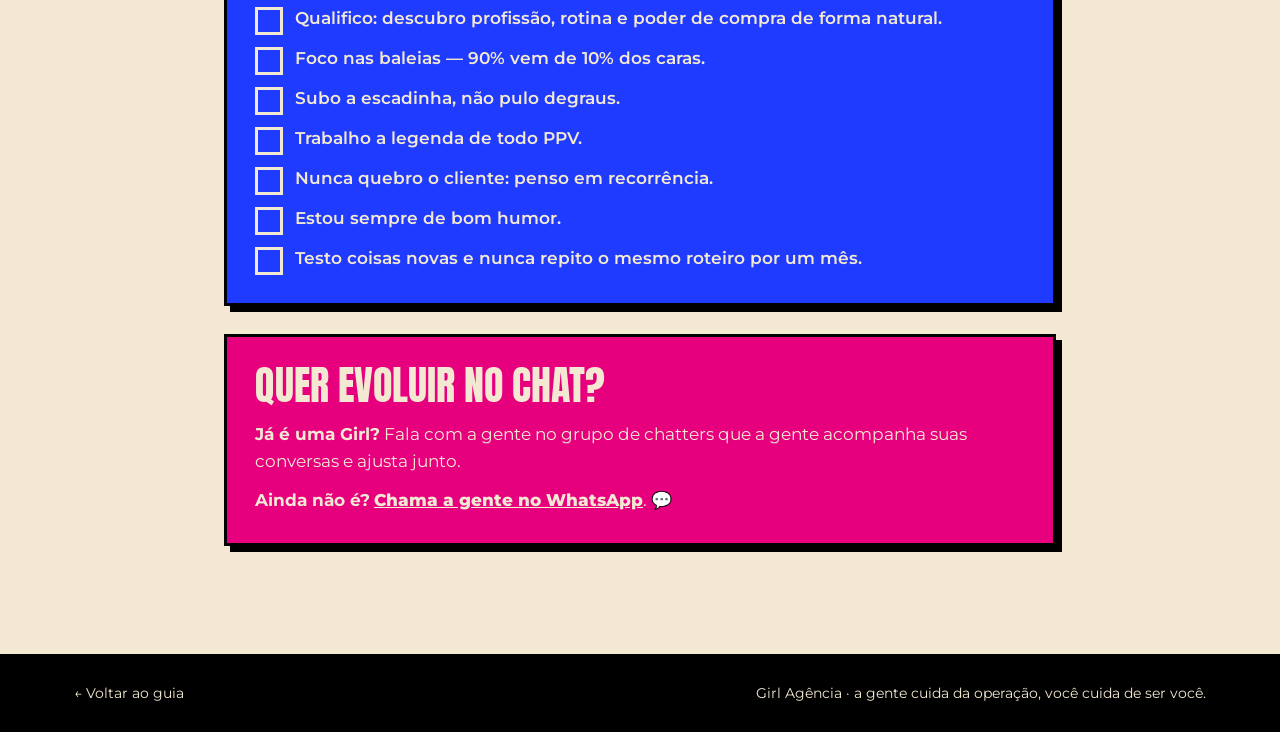
<file: guia/chatter/index.html>
<!DOCTYPE html>
<html lang="pt-BR">
<head>
<meta charset="UTF-8">
<meta name="viewport" content="width=device-width, initial-scale=1">
<title>Chatter · Guia da Girl</title>
<meta name="description" content="O chat é onde o dinheiro é feito. Mentalidade, conexão, qualificação e a escadinha: o passo a passo de um chatter que converte.">
<link rel="preconnect" href="https://fonts.googleapis.com">
<link rel="preconnect" href="https://fonts.gstatic.com" crossorigin>
<link href="https://fonts.googleapis.com/css2?family=Anton&family=Montserrat:wght@400;500;700;800&display=swap" rel="stylesheet">
<link rel="stylesheet" href="/guia/guia.css">
<style>
  /* índice */
  .indice{list-style:none;display:grid;grid-template-columns:repeat(2,minmax(0,1fr));gap:10px}
  @media (max-width:560px){.indice{grid-template-columns:minmax(0,1fr)}}
  .indice a{display:flex;gap:10px;align-items:baseline;text-decoration:none;font-weight:600;font-size:15px;padding:8px 10px;border:2px solid var(--preto);background:var(--creme)}
  .indice a:hover{background:var(--preto);color:var(--creme)}
  .indice a b{font-family:var(--display);font-weight:400;font-size:18px;color:var(--rosa)}
  /* versus */
  .versus{display:grid;grid-template-columns:repeat(2,minmax(0,1fr));gap:22px;margin-bottom:28px}
  @media (max-width:720px){.versus{grid-template-columns:minmax(0,1fr)}}
  .lado{border:3px solid var(--preto);box-shadow:6px 6px 0 var(--preto);padding:24px}
  .lado h2{font-family:var(--display);font-weight:400;text-transform:uppercase;font-size:clamp(28px,6vw,40px);line-height:1;margin-bottom:6px}
  .lado > p{font-size:15px;margin-bottom:16px}
  .lado--ruim{background:#fff}
  .lado--ruim h2{color:var(--tinta)}
  .lado--bom{background:var(--rosa);color:var(--creme)}
  .itens{list-style:none;display:grid;gap:14px}
  .itens li{display:grid;grid-template-columns:30px minmax(0,1fr);gap:10px;align-items:start}
  .itens li::before{font-family:var(--display);font-size:18px;line-height:26px;text-align:center;width:26px;height:26px;border:2.5px solid currentColor}
  .lado--ruim .itens li::before{content:"✕"}
  .lado--bom .itens li::before{content:"✓"}
  .itens b{display:block;font-weight:800}
  .itens span{font-size:15px}
  /* passos */
  .passos-guia{counter-reset:p;list-style:none;display:grid;gap:14px}
  .passos-guia li{counter-increment:p;display:grid;grid-template-columns:44px minmax(0,1fr);gap:14px;align-items:start}
  .passos-guia li::before{content:counter(p);font-family:var(--display);font-size:24px;line-height:44px;text-align:center;width:44px;height:44px;background:var(--preto);color:var(--creme)}
  .bloco--azul .passos-guia li::before{background:var(--creme);color:var(--azul)}
  .passos-guia b{font-weight:800}
  /* frase destaque */
  .frase{font-family:var(--display);text-transform:uppercase;font-size:clamp(28px,6vw,46px);line-height:1;margin:6px 0 14px}
  /* tipos de assinante */
  .tipos{display:grid;grid-template-columns:repeat(2,minmax(0,1fr));gap:14px;margin-top:6px}
  @media (max-width:560px){.tipos{grid-template-columns:minmax(0,1fr)}}
  .tipo{border:3px solid var(--preto);padding:16px;background:var(--creme)}
  .tipo b{display:block;font-family:var(--display);font-weight:400;text-transform:uppercase;font-size:24px;line-height:1;margin-bottom:6px}
  .tipo p{font-size:15px}
  .tipo.foco{background:var(--rosa);color:var(--creme)}
  /* perguntas de conexão */
  .perguntas{list-style:none;display:grid;grid-template-columns:repeat(2,minmax(0,1fr));gap:10px;margin-top:6px}
  @media (max-width:560px){.perguntas{grid-template-columns:minmax(0,1fr)}}
  .perguntas li{background:var(--creme);border-left:6px solid var(--rosa);padding:10px 14px;font-weight:600;font-size:15px}
  .perguntas li small{display:block;font-weight:400;opacity:.8;font-size:13px;margin-top:2px}
  /* escadinha */
  .escada{display:grid;gap:10px;margin-top:8px}
  .degrau{display:grid;grid-template-columns:50px minmax(0,1fr) auto;gap:14px;align-items:center;border:3px solid var(--preto);background:#fff;padding:12px 16px}
  .degrau .n{font-family:var(--display);font-size:30px;line-height:1;background:var(--preto);color:var(--creme);width:46px;height:46px;display:grid;place-items:center}
  .degrau .o b{display:block;font-weight:800;font-size:16px}
  .degrau .o span{font-size:14px;opacity:.85}
  .degrau .pr{font-family:var(--display);font-weight:400;font-size:clamp(18px,4vw,24px);color:var(--rosa);white-space:nowrap}
  .degrau:nth-child(1){margin-left:0}
  .degrau:nth-child(2){margin-left:min(4%,40px)}
  .degrau:nth-child(3){margin-left:min(8%,80px)}
  .degrau:nth-child(4){margin-left:min(12%,120px)}
  .degrau:nth-child(5){margin-left:min(16%,160px)}
  @media (max-width:640px){.degrau{margin-left:0!important;grid-template-columns:44px minmax(0,1fr);row-gap:4px}.degrau .pr{grid-column:2;text-align:left}}
  /* ciclo */
  .ciclo{display:flex;flex-wrap:wrap;gap:8px;align-items:center;margin-top:10px}
  .ciclo span{font-weight:800;background:var(--creme);border:2px solid var(--preto);padding:8px 14px;font-size:14px}
  .ciclo span.pulo{background:var(--rosa);color:var(--creme)}
  .ciclo i{font-family:var(--display);color:var(--rosa);font-size:20px;font-style:normal}
  /* check */
  .check{list-style:none;display:grid;gap:10px}
  .check li{display:grid;grid-template-columns:28px minmax(0,1fr);gap:12px;align-items:start;font-weight:600}
  .check li::before{content:"";width:22px;height:22px;border:3px solid currentColor;margin-top:2px;flex:none}
  /* exemplo de conversa */
  .chat{display:grid;gap:8px;margin-top:8px}
  .msg{max-width:84%;padding:10px 14px;border:2.5px solid var(--preto);font-size:15px;line-height:1.4}
  .msg.ela{justify-self:start;background:var(--rosa);color:var(--creme);border-bottom-left-radius:0}
  .msg.ele{justify-self:end;background:#fff;border-bottom-right-radius:0}
  .msg small{display:block;font-weight:800;font-size:11px;letter-spacing:.1em;text-transform:uppercase;opacity:.7;margin-bottom:2px}
</style>
</head>
<body>

<header class="topo">
  <div class="container">
    <a class="marca" href="/" aria-label="Girl Agência, início"><img src="/img/girl-logo-creme.webp" alt="girl." width="480" height="264" style="height:36px;width:auto;display:block"></a>
    <div class="migalha"><a href="/guia/">Guia</a> <span aria-hidden="true">/</span> <b>Chatter</b></div>
  </div>
</header>

<section class="capa">
  <div class="container">
    <span class="selo">Guia 03 · Chatter</span>
    <h1><span class="z">Não venda.<br>Conduza.</span><span class="eco" aria-hidden="true">Não venda.<br>Conduza.</span></h1>
    <p class="sub">O feed é a vitrine. O chat é o caixa. É aqui que o dinheiro é feito, de verdade. 💬</p>
  </div>
</section>

<main>
  <div class="container">

    <section class="bloco">
      <h2>O que você vai aprender</h2>
      <ul class="indice">
        <li><a href="#jogo"><b>01</b> O jogo: conexão, não conteúdo</a></li>
        <li><a href="#mentalidade"><b>02</b> Sardinha x Matador</a></li>
        <li><a href="#preparar"><b>03</b> Antes de digitar</a></li>
        <li><a href="#primeiras"><b>04</b> As primeiras mensagens</a></li>
        <li><a href="#conexao"><b>05</b> Conexão e qualificação</a></li>
        <li><a href="#tipos"><b>06</b> Os 4 tipos de assinante</a></li>
        <li><a href="#escada"><b>07</b> A escadinha</a></li>
        <li><a href="#ppv"><b>08</b> Como soltar o PPV</a></li>
        <li><a href="#personalizado"><b>09</b> Conteúdo personalizado</a></li>
        <li><a href="#objecoes"><b>10</b> Objeções de preço</a></li>
        <li><a href="#fechamento"><b>11</b> Fechamento e recorrência</a></li>
        <li><a href="#followup"><b>12</b> Sumiu? Reativação</a></li>
      </ul>
    </section>

    <section class="bloco" id="jogo">
      <h2>O jogo: conexão, não conteúdo</h2>
      <p>A operação de uma conta tem duas partes: o <b>feed</b> (a vitrine, que vende sozinho) e o <b>chat</b> (onde a gente concentra a energia e faz a maior parte do dinheiro). Seu trabalho é no chat.</p>
      <p>E a regra número um do chat é esta: o cara não paga por um vídeo. Ele paga pela <b>sensação de que a modelo está ali, ao vivo, só pra ele.</b> Se fosse mídia solta e aleatória, ele não pagaria esse valor. O valor vem da conexão que você constrói.</p>
      <p class="dica">Se tivesse uma frase pra tatuar: <b>“A gente não vende conteúdo. A gente vende conexão.”</b></p>
    </section>

    <section class="bloco bloco--rosa">
      <p class="frase">90% do dinheiro vem de 10% dos caras.</p>
      <p>Um assinante que gasta R$1.000 vale mais do que 20 caras gastando R$5. Esses grandes compradores são as <b>baleias</b>. Seu foco não é vender pra todo mundo: é qualificar, achar a baleia e nutrir essa relação. Pare de gritar “2 por 1” como camelô. Pense como vendedor de joalheria, não como ambulante.</p>
    </section>

    <section id="mentalidade">
      <div class="versus">
        <section class="lado lado--ruim">
          <h2>Modo sardinha</h2>
          <p>O jeito errado. Queima o lead na hora:</p>
          <ul class="itens">
            <li><span><b>“Oi amor, tô molhada, quer ver?”</b>Joga o PPV de cara, por R$20, e o cara some.</span></li>
            <li><span><b>Parece um robô</b>Copia e cola a mesma frase pra todo mundo.</span></li>
            <li><span><b>Trata todo assinante igual</b>Não qualifica, não entende o que o cara quer.</span></li>
            <li><span><b>Empurra venda</b>O cara se sente num assédio de vendedor e trava.</span></li>
          </ul>
        </section>
        <section class="lado lado--bom">
          <h2>Modo matador</h2>
          <p>O jeito certo. Seduz, qualifica e conduz:</p>
          <ul class="itens">
            <li><span><b>Faz perguntas, cria tensão</b>Deixa o cara achar que a ideia foi dele.</span></li>
            <li><span><b>Soa como a modelo</b>Mesmo tom, mesmas gírias. O cara nem desconfia.</span></li>
            <li><span><b>Lê cada assinante</b>Descobre o gatilho emocional de cada um.</span></li>
            <li><span><b>A venda é consequência</b>Vira um loop de GFE: 3+ PPVs e comprador recorrente.</span></li>
          </ul>
        </section>
      </div>
    </section>

    <section class="bloco" id="preparar">
      <h2>Antes de digitar</h2>
      <p>O maior motivo de chatter falhar é não <b>soar como a garota</b>. O cara pode seguir ela há meses: conhece o jeito de falar, o humor, as gírias. Se a sua primeira mensagem parecer texto de robô, você quebra a confiança na hora. Antes de mandar <b>uma única mensagem</b>, faça o dever de casa:</p>
      <ol class="passos-guia">
        <li><span><b>Revise o questionário da modelo.</b> Nome/apelido usado no chat, de onde ela é, como ela fala, comidas e séries favoritas, estilo de flerte e — essencial — <b>o que ela grava e o que ela NÃO grava</b>, e os limites dela.</span></li>
        <li><span><b>Leia o histórico de conversa.</b> As conversas mais importantes, as baleias antigas, pedidos personalizados em andamento e o tom já usado no chat. Você está entrando no meio de uma história, não começando do zero.</span></li>
        <li><span><b>Veja as redes dela.</b> Os últimos stories, reels e posts. Se ela postou “tô cansada hoje, nem fala comigo” há 3 horas, o cara viu. Ignorar isso denuncia que não é ela.</span></li>
      </ol>
      <p class="dica"><b>Checklist de voz:</b> tom (meiga / provocadora / tranquila), usa emoji? (muito / pouco / nada), palavrão? (sim / não / raramente), gíria (gen z / latina / madura), como flerta (direta / inocente / jogo de poder), ritmo da escalada (rápido / lento / GFE). Deixe aberto enquanto conversa.</p>
    </section>

    <section class="bloco" id="primeiras">
      <h2>As primeiras mensagens</h2>
      <p>Quando o cara assina, cai uma <b>mensagem automática de boas-vindas</b>, definida pela persona da modelo. Logo depois, o chatter manda uma <b>mensagem manual</b> — e é ela que dispara a resposta. Nunca comece oferecendo conteúdo pago.</p>
      <div class="chat">
        <div class="msg ela"><small>Automática · persona inocente</small>Oiii, que bom ter você aqui comigo. Aqui é onde a gente conversa sobre tudo! (prometo não encher seu saco, rs) 😚</div>
        <div class="msg ela"><small>Manual · logo em seguida</small>Oi [nome], tudo bem? 🥰</div>
      </div>
      <p style="margin-top:14px"><b>Por que a segunda mensagem?</b> Muito assinante já sabe que a primeira é automática. A manual, com o nome dele, mostra que tem gente de verdade ali pra conversar — e aumenta MUITO a chance de resposta. Variações que humanizam:</p>
      <ul class="itens" style="margin-top:12px">
        <li style="grid-template-columns:30px minmax(0,1fr)"><span><b>Erro proposital corrigido</b>“Como voxê tá?” → “você**”. Robô não erra e corrige. Isso humaniza na hora.</span></li>
        <li style="grid-template-columns:30px minmax(0,1fr)"><span><b>Direto ao ponto / jogo</b>“Ei amor, vamos jogar um joguinho? Se adivinhar a cor da calcinha que tô usando, te mando um presentinho rs.” Muitos já chegam com tesão: vale o teste.</span></li>
      </ul>
      <p class="dica">O objetivo dessas primeiras mensagens <b>não é excitar</b>. É clickbait: fazer o cara clicar e responder. A partir daí ele cai no funil — e se o funil estiver bem lapidado, a gente vende.</p>
    </section>

    <section class="bloco bloco--azul" id="conexao">
      <h2>Conexão e qualificação</h2>
      <p>Antes de vender qualquer coisa, você precisa entender <b>quem é o cara</b> — tanto pra criar conexão quanto pra saber quanto ele pode gastar. Puxe essas informações numa conversa <b>natural</b>, nunca como um formulário. Ele não pode perceber que está sendo sondado.</p>
      <ul class="perguntas">
        <li>Com o que você trabalha?<small>Profissão estável = mais poder de compra.</small></li>
        <li>Quantos anos você tem?<small>Mais velho costuma ter mais estabilidade.</small></li>
        <li>De onde você é?<small>Região dá pista do poder aquisitivo.</small></li>
        <li>É solteiro ou casado?<small>Casado há anos → muitas vezes falta variedade.</small></li>
        <li>Tem filhos? Como é a rotina?<small>Abre ganchos de conexão e de fantasia.</small></li>
        <li>Onde passa as férias? Que carro dirige?<small>Leitura direta de quanto ele pode gastar.</small></li>
      </ul>
      <p style="margin-top:16px"><b>Use o que ele responde.</b> Ele diz “sou de São Paulo” → “Sério? Tenho um tio aí, sempre manda presente maluco no Natal.” A conexão nasce da familiaridade. E flerte leve vale mais que estar sempre disponível: “Você torce pro Fluminense? Hmm… vou ter que te provocar por isso.”</p>
    </section>

    <section class="bloco">
      <h2>A necessidade por trás do assinante</h2>
      <p>Quase todo cara que assina tem uma <b>necessidade humana não atendida</b>. Descubra qual é e direcione a conversa pra ela — é isso que faz ele gastar mais.</p>
      <div class="tipos">
        <div class="tipo"><b>Variedade</b><p>Casado há anos, mesmo emprego há décadas. Falta novidade: ofereça role play, cenários e poses diferentes.</p></div>
        <div class="tipo"><b>Conexão / amor</b><p>Nunca teve relação íntima. Faça perguntas, seja empática, deixe ele entrar na “vida pessoal” da modelo.</p></div>
        <div class="tipo"><b>Significado</b><p>Quer se sentir especial e único. Faça ele sentir que é diferente dos outros assinantes.</p></div>
        <div class="tipo"><b>Certeza</b><p>Busca segurança e garantia. Constância e atenção previsível seguram esse cara.</p></div>
      </div>
      <p class="dica">Anote a necessidade principal de cada um nas notas da conversa. Quanto mais você supre o que falta pra ele, mais ele investe.</p>
    </section>

    <section class="bloco" id="tipos">
      <h2>Os 4 tipos de assinante</h2>
      <p>Nos primeiros 10–15 mensagens você já consegue classificar com quem está falando. Regra profissional: <b>não gaste mais de 30 minutos com quem não gastaria nem R$5.</b></p>
      <div class="tipos">
        <div class="tipo foco"><b>Excitado</b><p>Já muito interessado, quer comprar rápido. Conduza direto pro funil.</p></div>
        <div class="tipo foco"><b>Atraído</b><p>Gostou da modelo mas ainda não decidiu gastar. Aqueça e qualifique.</p></div>
        <div class="tipo"><b>Curioso</b><p>Interessado no perfil, sem foco em comprar. Vale pouco tempo até dar sinal.</p></div>
        <div class="tipo"><b>Perda de tempo</b><p>Só quer atenção ou conteúdo grátis. Responde com uma palavra, só pede encontro, negocia tudo. Não invista.</p></div>
      </div>
      <p style="margin-top:16px"><b>A baleia</b> é o assinante disposto a gastar R$1.000+. Sinais: já tem experiência na plataforma, diz que você é “diferente”, se envolve emocionalmente na conversa, escreve mensagens longas. Teste final: ofereça algo mais caro (R$100+). Comprou? Provável baleia. Marque ela e nutra a relação.</p>
    </section>

    <section class="bloco" id="escada">
      <h2>A escadinha</h2>
      <p>Esse é o coração do chat. Você <b>não</b> solta o conteúdo mais quente de cara. Você monta uma sessão como se fosse um <b>filme</b>: cada degrau sobe um pouco a intensidade e o preço, aproveitando a tensão do anterior. Não pule da etapa 1 pra 4.</p>
      <div class="escada">
        <div class="degrau"><div class="n">1</div><div class="o"><b>Provocação leve</b><span>Deitada, sem nudez. Começa a história (ex.: “vou tomar um banho”).</span></div><div class="pr">R$10–15</div></div>
        <div class="degrau"><div class="n">2</div><div class="o"><b>Sensual, insinuante</b><span>Mostra um pouco mais, ainda sem revelar o principal.</span></div><div class="pr">R$15–25</div></div>
        <div class="degrau"><div class="n">3</div><div class="o"><b>Sem roupa, provocação</b><span>Sobe o clima. Legenda caprichada pra aumentar a conversão.</span></div><div class="pr">R$60–100</div></div>
        <div class="degrau"><div class="n">4</div><div class="o"><b>Vídeo curto</b><span>Até 1 min. A história segue (ex.: “entrando no chuveiro”).</span></div><div class="pr">R$100–150</div></div>
        <div class="degrau"><div class="n">5</div><div class="o"><b>Clímax</b><span>Último vídeo da sessão. O topo da escadinha.</span></div><div class="pr">R$200+</div></div>
      </div>
      <p style="margin-top:18px"><b>O ciclo que se repete até o clímax:</b></p>
      <div class="ciclo">
        <span>Aquece</span><i>→</i><span class="pulo">PPV</span><i>→</i><span>Aquece</span><i>→</i><span class="pulo">PPV mais caro</span><i>→</i><span>Aquece</span><i>→</i><span>…</span>
      </div>
      <p style="margin-top:16px">Entre um PPV e outro, <b>quebre o clima</b> um pouco: faça uma pergunta, relaxe, e depois volte a transicionar pro sexual pra não perder o fluxo. Você controla a conversa. E trabalhe sempre a <b>legenda</b> do PPV — é ela que faz o cara sentir que precisa desbloquear.</p>
    </section>

    <section class="bloco" id="ppv">
      <h2>Como soltar o PPV</h2>
      <p>O erro é soltar o pago cedo demais. Antes do desbloqueio, o objetivo é fazer o cara <b>investir atenção e esforço</b> na conversa. Deixe ele puxar pro lado sexual primeiro.</p>
      <ol class="passos-guia">
        <li><span><b>Prepare o terreno com clima.</b> Frases que fazem ele imaginar a cena sem você forçar: “fiquei deitada na cama por muuito tempo hoje…”, “tava suando demais depois da academia…”.</span></li>
        <li><span><b>Deixe ele dar o primeiro passo.</b> Quando ele vier (“queria te ver nessa cama…”), responda com provocação, não com PPV: “hmmm, você é problema, hein?”, “cuidado com o que você pede…”.</span></li>
        <li><span><b>Suba o clima com 2–3 respostas.</b> Depois solte o PPV com uma legenda que peça reação.</span></li>
        <li><span><b>Primeiro PPV barato (R$15–29,90)</b> pra testar a taxa de resposta. Legendas que já assumem que ele vai amar: “foi isso que eu tava imaginando… me diz se acertei 😈”.</span></li>
      </ol>
      <p style="margin-top:14px"><b>Cada PPV puxa o próximo:</b> “eu ainda não terminei com você…”, “aposto que o próximo vai te deixar sem fôlego…”. O áudio no meio do funil aumenta muito a conversão — use.</p>
    </section>

    <section class="bloco" id="personalizado">
      <h2>Conteúdo personalizado</h2>
      <p>Conteúdo sob encomenda é mais caro e fecha sessões grandes com quem gasta mais. Primeiro, faça ele <b>descrever</b> o que quer — quanto mais ele detalha, mais envolvido fica com a ideia: “se eu fizesse algo só pra você, o que gostaria de ver? Qual roupa? Quanto tempo?”</p>
      <ol class="passos-guia">
        <li><span><b>Peça alto primeiro.</b> Ancore num valor acima do que espera fechar.</span></li>
        <li><span><b>Dê um motivo pra baixar.</b> “Normalmente isso é R$2.000, mas fui com a sua cara… faço por R$1.200.” Nunca dê desconto sem contexto.</span></li>
        <li><span><b>Feche no agora.</b> “Então, se eu deixar por R$1.000… você fecha agora?”</span></li>
      </ol>
      <p class="dica">Tudo depende do que a modelo topa gravar. Confirme com ela <b>antes</b> de prometer qualquer coisa ao cliente.</p>
    </section>

    <section class="bloco" id="objecoes">
      <h2>Objeções de preço</h2>
      <div class="chat">
        <div class="msg ele"><small>Cliente</small>tá caro demais</div>
        <div class="msg ela"><small>Você</small>Ué, você não acha que eu valho isso? 😏</div>
        <div class="msg ele"><small>Cliente</small>tem como fazer por R$10?</div>
        <div class="msg ela"><small>Você</small>Talvez… mas só porque nós dois gostamos de [interesse em comum].</div>
      </div>
      <p style="margin-top:14px">A regra é simples: <b>sempre dê um motivo</b> pra baixar o preço. Desconto sem contexto desvaloriza a modelo e vicia o cara em pechinchar.</p>
    </section>

    <section class="bloco bloco--rosa" id="fechamento">
      <h2>Fechamento e recorrência</h2>
      <p>Depois do último PPV, <b>não suma</b>. É aí que você mantém o cara ligado emocionalmente e garante que ele volta amanhã:</p>
      <ul class="itens" style="margin-top:6px">
        <li style="grid-template-columns:30px minmax(0,1fr)"><span><b>Feche com carinho</b>“Nossa… eu precisava disso. Você acabou comigo.” / “É melhor você voltar amanhã, ainda não terminei com você.”</span></li>
        <li style="grid-template-columns:30px minmax(0,1fr)"><span><b>Cuide do cara</b>Quando ele dá sinal de que chegou no limite (“você vai me deixar pobre”), segure. A gente não quebra o cliente — a gente quer ele de volta amanhã e na semana que vem.</span></li>
        <li style="grid-template-columns:30px minmax(0,1fr)"><span><b>Janela de 30 min</b>Logo após a primeira compra ele está mais propenso a comprar de novo. Responda rápido e ofereça o próximo.</span></li>
      </ul>
    </section>

    <section class="bloco" id="followup">
      <h2>Sumiu? Reativação</h2>
      <p>Bom humor é obrigatório — ninguém quer conversar com gente chata. Se o PPV não foi desbloqueado ou o cara sumiu online, reative sem peso:</p>
      <ul class="itens">
        <li style="grid-template-columns:30px minmax(0,1fr)"><span><b>Não desbloqueou</b>Foto fofa da modelo com carinha de choro (editada, de brincadeira) + “tô aqui te esperando, se você ainda se importa 🥺” e já emenda um 😂 pra leveza.</span></li>
        <li style="grid-template-columns:30px minmax(0,1fr)"><span><b>Ficou online e parou de responder</b>“Meu Deus, não me diz que sua conta foi banida 😨” — cria uma interrogação na cabeça dele e puxa a resposta de volta.</span></li>
      </ul>
      <p class="dica">Seja leve, extrovertida e brincalhona. É isso que gera afeto, constrói conexão e, no fim, vende.</p>
    </section>

    <section class="bloco bloco--azul">
      <h2>As regras de ouro</h2>
      <ul class="check">
        <li>Soo como a modelo, não como um robô.</li>
        <li>Crio conexão antes de tentar vender qualquer coisa.</li>
        <li>Qualifico: descubro profissão, rotina e poder de compra de forma natural.</li>
        <li>Foco nas baleias — 90% vem de 10% dos caras.</li>
        <li>Subo a escadinha, não pulo degraus.</li>
        <li>Trabalho a legenda de todo PPV.</li>
        <li>Nunca quebro o cliente: penso em recorrência.</li>
        <li>Estou sempre de bom humor.</li>
        <li>Testo coisas novas e nunca repito o mesmo roteiro por um mês.</li>
      </ul>
    </section>

    <section class="bloco bloco--rosa">
      <h2>Quer evoluir no chat?</h2>
      <p><b>Já é uma Girl?</b> Fala com a gente no grupo de chatters que a gente acompanha suas conversas e ajusta junto.</p>
      <p><b>Ainda não é?</b> <a href="https://wa.me/557192926937?text=Oi!%20Vim%20pelo%20guia%20da%20Girl%20%E2%9C%A8" target="_blank" rel="noopener" style="font-weight:800">Chama a gente no WhatsApp</a>. 💬</p>
    </section>

  </div>
</main>

<footer>
  <div class="container">
    <a href="/guia/">← Voltar ao guia</a>
    <span>Girl Agência · a gente cuida da operação, você cuida de ser você.</span>
  </div>
</footer>

</body>
</html>
</file>
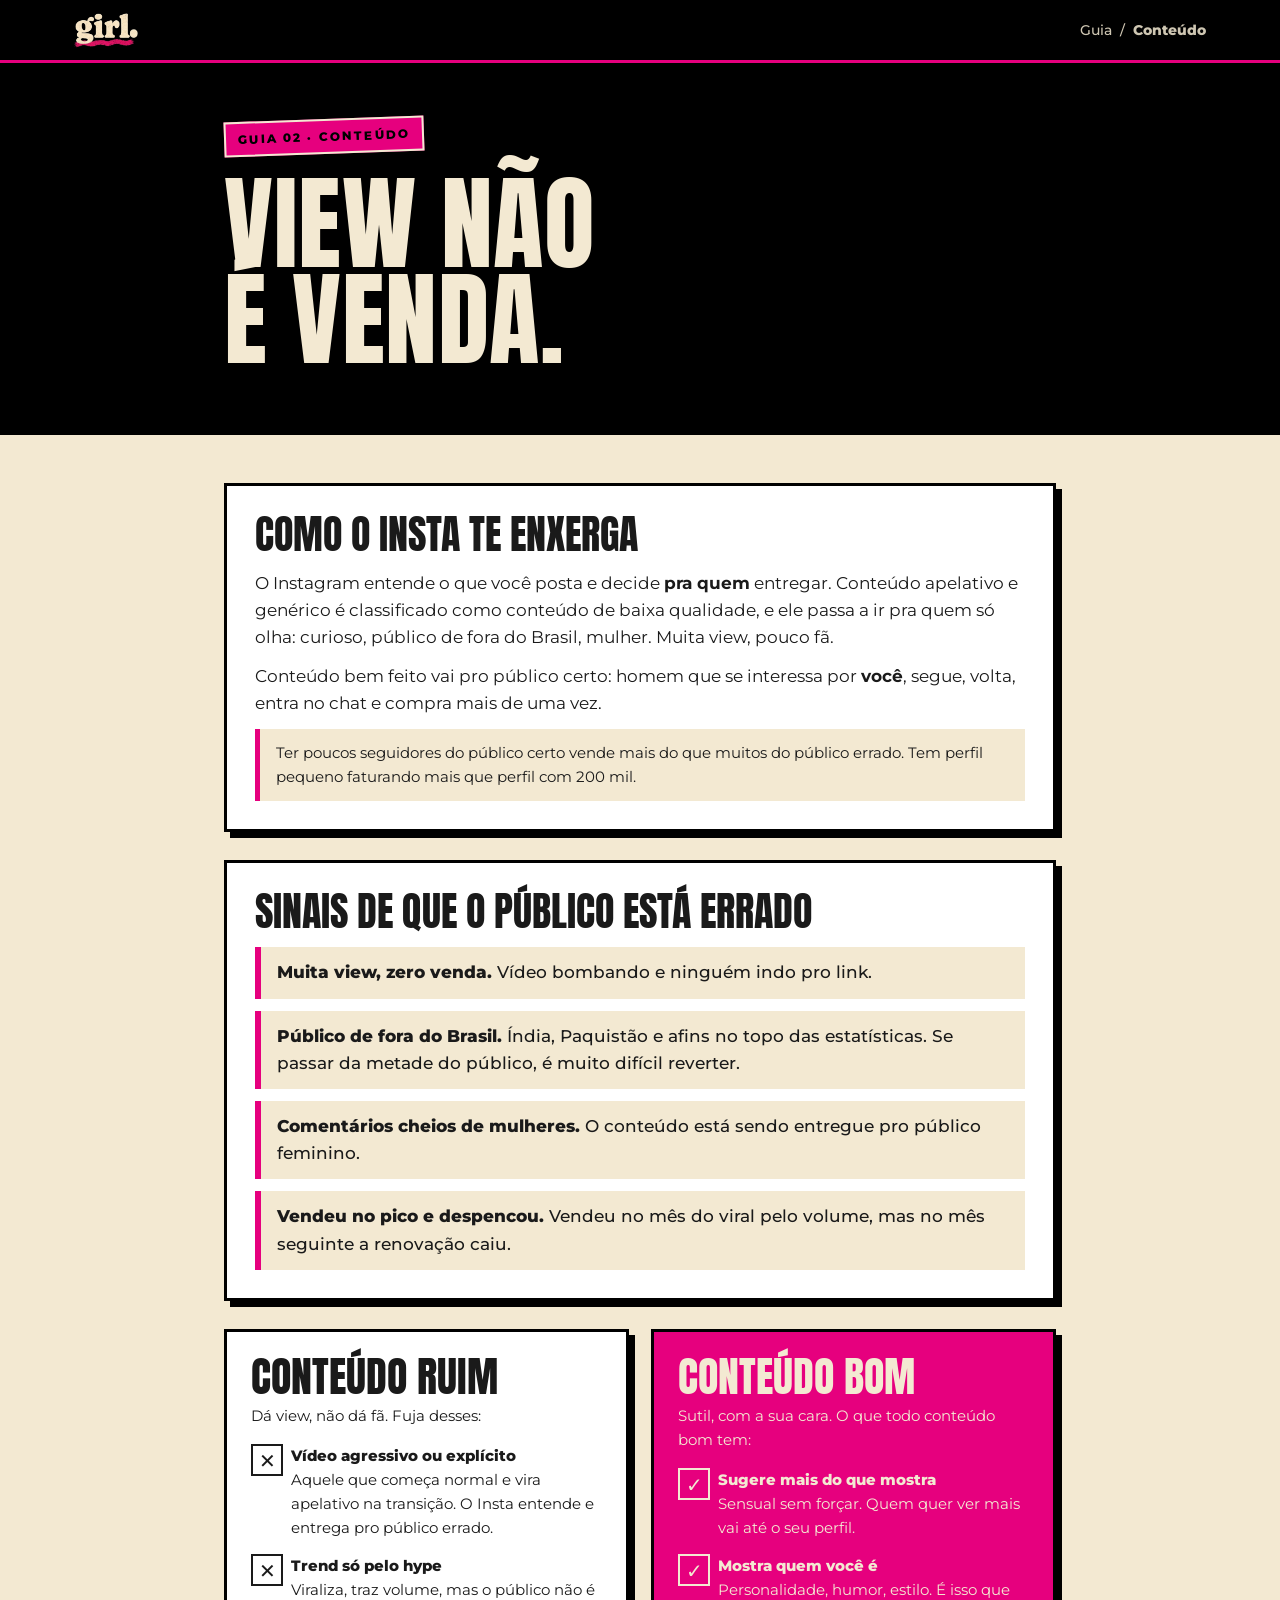
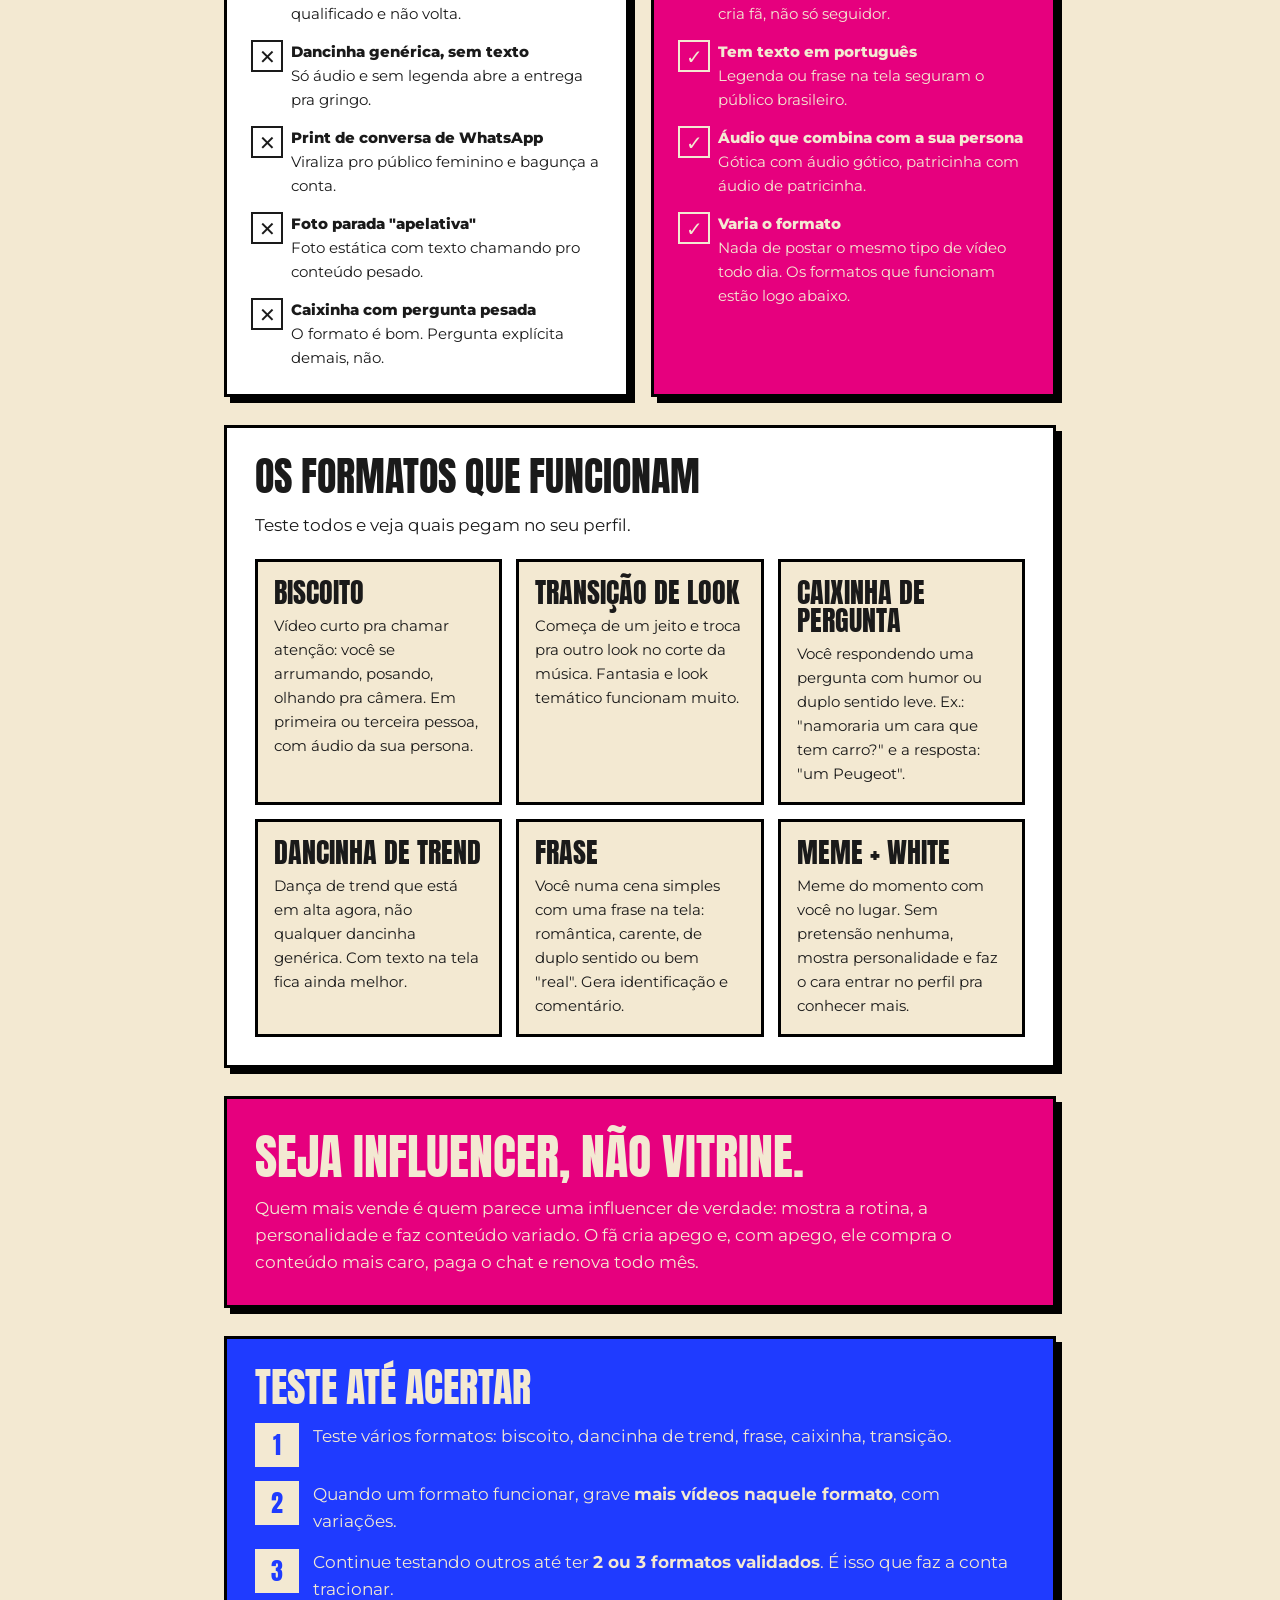
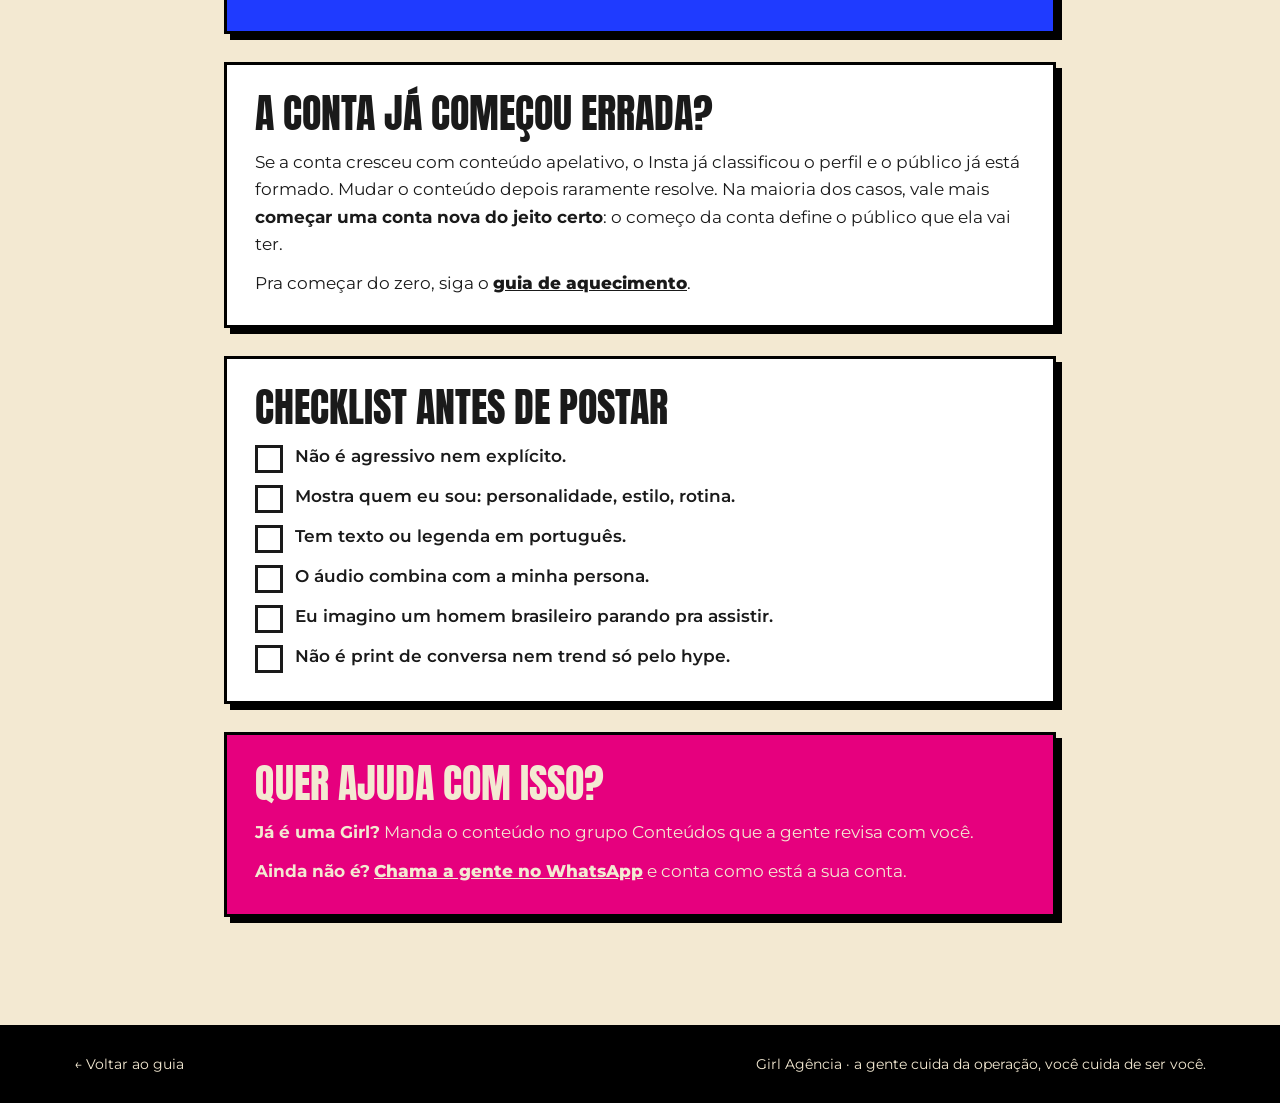
<file: guia/conteudo/index.html>
<!DOCTYPE html>
<html lang="pt-BR">
<head>
<meta charset="UTF-8">
<meta name="viewport" content="width=device-width, initial-scale=1">
<title>Conteúdo Bom x Ruim · Guia da Girl</title>
<meta name="description" content="View não é venda. O que separa o conteúdo que atrai fã que compra do conteúdo que só dá view.">
<link rel="preconnect" href="https://fonts.googleapis.com">
<link rel="preconnect" href="https://fonts.gstatic.com" crossorigin>
<link href="https://fonts.googleapis.com/css2?family=Anton&family=Montserrat:wght@400;500;700;800&display=swap" rel="stylesheet">
<link rel="stylesheet" href="/guia/guia.css">
<style>
  .versus{display:grid;grid-template-columns:repeat(2,minmax(0,1fr));gap:22px;margin-bottom:28px}
  @media (max-width:720px){.versus{grid-template-columns:minmax(0,1fr)}}
  .lado{border:3px solid var(--preto);box-shadow:6px 6px 0 var(--preto);padding:24px}
  .lado h2{font-family:var(--display);font-weight:400;text-transform:uppercase;font-size:clamp(30px,6vw,42px);line-height:1;margin-bottom:6px}
  .lado > p{font-size:15px;margin-bottom:16px}
  .lado--ruim{background:#fff}
  .lado--ruim h2{color:var(--tinta)}
  .lado--bom{background:var(--rosa);color:var(--creme)}
  .itens{list-style:none;display:grid;gap:14px}
  .itens li{display:grid;grid-template-columns:30px minmax(0,1fr);gap:10px;align-items:start}
  .itens li::before{font-family:var(--display);font-size:20px;line-height:28px;text-align:center;width:28px;height:28px;border:2.5px solid currentColor}
  .lado--ruim .itens li::before{content:"✕"}
  .lado--bom .itens li::before{content:"✓"}
  .itens b{display:block;font-weight:800}
  .itens span{font-size:15px}
  .sinais{list-style:none;display:grid;gap:12px;margin-top:6px}
  .sinais li{background:var(--creme);border-left:6px solid var(--rosa);padding:12px 16px;font-weight:500}
  .sinais b{font-weight:800}
  .check{list-style:none;display:grid;gap:10px}
  .check li{display:grid;grid-template-columns:28px minmax(0,1fr);gap:12px;align-items:start;font-weight:600}
  .check li::before{content:"";width:22px;height:22px;border:3px solid currentColor;margin-top:2px}
  .passos-guia{counter-reset:p;list-style:none;display:grid;gap:14px}
  .passos-guia li{counter-increment:p;display:grid;grid-template-columns:44px minmax(0,1fr);gap:14px;align-items:start}
  .passos-guia li::before{content:counter(p);font-family:var(--display);font-size:24px;line-height:44px;text-align:center;width:44px;height:44px;background:var(--preto);color:var(--creme)}
  .bloco--azul .passos-guia li::before{background:var(--creme);color:var(--azul)}
  .frase{font-family:var(--display);text-transform:uppercase;font-size:clamp(30px,6vw,48px);line-height:1;margin:6px 0 14px}
  .formatos{display:grid;grid-template-columns:repeat(3,minmax(0,1fr));gap:14px}
  @media (max-width:760px){.formatos{grid-template-columns:repeat(2,minmax(0,1fr))}}
  @media (max-width:460px){.formatos{grid-template-columns:minmax(0,1fr)}}
  .formato{border:3px solid var(--preto);padding:16px;background:var(--creme)}
  .formato b{display:block;font-family:var(--display);font-weight:400;text-transform:uppercase;font-size:28px;line-height:1;margin-bottom:8px}
  .formato p{font-size:15px}
</style>
</head>
<body>

<header class="topo">
  <div class="container">
    <a class="marca" href="/" aria-label="Girl Agência, início"><img src="/img/girl-logo-creme.webp" alt="girl." width="480" height="264" style="height:36px;width:auto;display:block"></a>
    <div class="migalha"><a href="/guia/">Guia</a> <span aria-hidden="true">/</span> <b>Conteúdo</b></div>
  </div>
</header>

<section class="capa">
  <div class="container">
    <span class="selo">Guia 02 · Conteúdo</span>
    <h1><span class="z">View não<br>é venda.</span><span class="eco" aria-hidden="true">View não<br>é venda.</span></h1>
  </div>
</section>

<main>
  <div class="container">

    <section class="bloco">
      <h2>Como o Insta te enxerga</h2>
      <p>O Instagram entende o que você posta e decide <b>pra quem</b> entregar. Conteúdo apelativo e genérico é classificado como conteúdo de baixa qualidade, e ele passa a ir pra quem só olha: curioso, público de fora do Brasil, mulher. Muita view, pouco fã.</p>
      <p>Conteúdo bem feito vai pro público certo: homem que se interessa por <b>você</b>, segue, volta, entra no chat e compra mais de uma vez.</p>
      <p class="dica">Ter poucos seguidores do público certo vende mais do que muitos do público errado. Tem perfil pequeno faturando mais que perfil com 200 mil.</p>
    </section>

    <section class="bloco">
      <h2>Sinais de que o público está errado</h2>
      <ul class="sinais">
        <li><b>Muita view, zero venda.</b> Vídeo bombando e ninguém indo pro link.</li>
        <li><b>Público de fora do Brasil.</b> Índia, Paquistão e afins no topo das estatísticas. Se passar da metade do público, é muito difícil reverter.</li>
        <li><b>Comentários cheios de mulheres.</b> O conteúdo está sendo entregue pro público feminino.</li>
        <li><b>Vendeu no pico e despencou.</b> Vendeu no mês do viral pelo volume, mas no mês seguinte a renovação caiu.</li>
      </ul>
    </section>

    <div class="versus">
      <section class="lado lado--ruim">
        <h2>Conteúdo ruim</h2>
        <p>Dá view, não dá fã. Fuja desses:</p>
        <ul class="itens">
          <li><span><b>Vídeo agressivo ou explícito</b>Aquele que começa normal e vira apelativo na transição. O Insta entende e entrega pro público errado.</span></li>
          <li><span><b>Trend só pelo hype</b>Viraliza, traz volume, mas o público não é qualificado e não volta.</span></li>
          <li><span><b>Dancinha genérica, sem texto</b>Só áudio e sem legenda abre a entrega pra gringo.</span></li>
          <li><span><b>Print de conversa de WhatsApp</b>Viraliza pro público feminino e bagunça a conta.</span></li>
          <li><span><b>Foto parada "apelativa"</b>Foto estática com texto chamando pro conteúdo pesado.</span></li>
          <li><span><b>Caixinha com pergunta pesada</b>O formato é bom. Pergunta explícita demais, não.</span></li>
        </ul>
      </section>
      <section class="lado lado--bom">
        <h2>Conteúdo bom</h2>
        <p>Sutil, com a sua cara. O que todo conteúdo bom tem:</p>
        <ul class="itens">
          <li><span><b>Sugere mais do que mostra</b>Sensual sem forçar. Quem quer ver mais vai até o seu perfil.</span></li>
          <li><span><b>Mostra quem você é</b>Personalidade, humor, estilo. É isso que cria fã, não só seguidor.</span></li>
          <li><span><b>Tem texto em português</b>Legenda ou frase na tela seguram o público brasileiro.</span></li>
          <li><span><b>Áudio que combina com a sua persona</b>Gótica com áudio gótico, patricinha com áudio de patricinha.</span></li>
          <li><span><b>Varia o formato</b>Nada de postar o mesmo tipo de vídeo todo dia. Os formatos que funcionam estão logo abaixo.</span></li>
        </ul>
      </section>
    </div>

    <section class="bloco">
      <h2>Os formatos que funcionam</h2>
      <p style="margin-bottom:20px">Teste todos e veja quais pegam no seu perfil.</p>
      <div class="formatos">
        <div class="formato"><b>Biscoito</b><p>Vídeo curto pra chamar atenção: você se arrumando, posando, olhando pra câmera. Em primeira ou terceira pessoa, com áudio da sua persona.</p></div>
        <div class="formato"><b>Transição de look</b><p>Começa de um jeito e troca pra outro look no corte da música. Fantasia e look temático funcionam muito.</p></div>
        <div class="formato"><b>Caixinha de pergunta</b><p>Você respondendo uma pergunta com humor ou duplo sentido leve. Ex.: "namoraria um cara que tem carro?" e a resposta: "um Peugeot".</p></div>
        <div class="formato"><b>Dancinha de trend</b><p>Dança de trend que está em alta agora, não qualquer dancinha genérica. Com texto na tela fica ainda melhor.</p></div>
        <div class="formato"><b>Frase</b><p>Você numa cena simples com uma frase na tela: romântica, carente, de duplo sentido ou bem "real". Gera identificação e comentário.</p></div>
        <div class="formato"><b>Meme + white</b><p>Meme do momento com você no lugar. Sem pretensão nenhuma, mostra personalidade e faz o cara entrar no perfil pra conhecer mais.</p></div>
      </div>
    </section>

    <section class="bloco bloco--rosa">
      <p class="frase">Seja influencer, não vitrine.</p>
      <p>Quem mais vende é quem parece uma influencer de verdade: mostra a rotina, a personalidade e faz conteúdo variado. O fã cria apego e, com apego, ele compra o conteúdo mais caro, paga o chat e renova todo mês.</p>
    </section>

    <section class="bloco bloco--azul">
      <h2>Teste até acertar</h2>
      <ol class="passos-guia">
        <li><span>Teste vários formatos: biscoito, dancinha de trend, frase, caixinha, transição.</span></li>
        <li><span>Quando um formato funcionar, grave <b>mais vídeos naquele formato</b>, com variações.</span></li>
        <li><span>Continue testando outros até ter <b>2 ou 3 formatos validados</b>. É isso que faz a conta tracionar.</span></li>
      </ol>
    </section>

    <section class="bloco">
      <h2>A conta já começou errada?</h2>
      <p>Se a conta cresceu com conteúdo apelativo, o Insta já classificou o perfil e o público já está formado. Mudar o conteúdo depois raramente resolve. Na maioria dos casos, vale mais <b>começar uma conta nova do jeito certo</b>: o começo da conta define o público que ela vai ter.</p>
      <p style="margin-top:12px">Pra começar do zero, siga o <a href="/guia/aquecimento/" style="font-weight:800">guia de aquecimento</a>.</p>
    </section>

    <section class="bloco">
      <h2>Checklist antes de postar</h2>
      <ul class="check">
        <li>Não é agressivo nem explícito.</li>
        <li>Mostra quem eu sou: personalidade, estilo, rotina.</li>
        <li>Tem texto ou legenda em português.</li>
        <li>O áudio combina com a minha persona.</li>
        <li>Eu imagino um homem brasileiro parando pra assistir.</li>
        <li>Não é print de conversa nem trend só pelo hype.</li>
      </ul>
    </section>

    <section class="bloco bloco--rosa">
      <h2>Quer ajuda com isso?</h2>
      <p><b>Já é uma Girl?</b> Manda o conteúdo no grupo Conteúdos que a gente revisa com você.</p>
      <p><b>Ainda não é?</b> <a href="https://wa.me/557192926937?text=Oi!%20Vim%20pelo%20guia%20da%20Girl%20%E2%9C%A8" target="_blank" rel="noopener" style="font-weight:800">Chama a gente no WhatsApp</a> e conta como está a sua conta.</p>
    </section>

  </div>
</main>

<footer>
  <div class="container">
    <a href="/guia/">← Voltar ao guia</a>
    <span>Girl Agência · a gente cuida da operação, você cuida de ser você.</span>
  </div>
</footer>

</body>
</html>
</file>
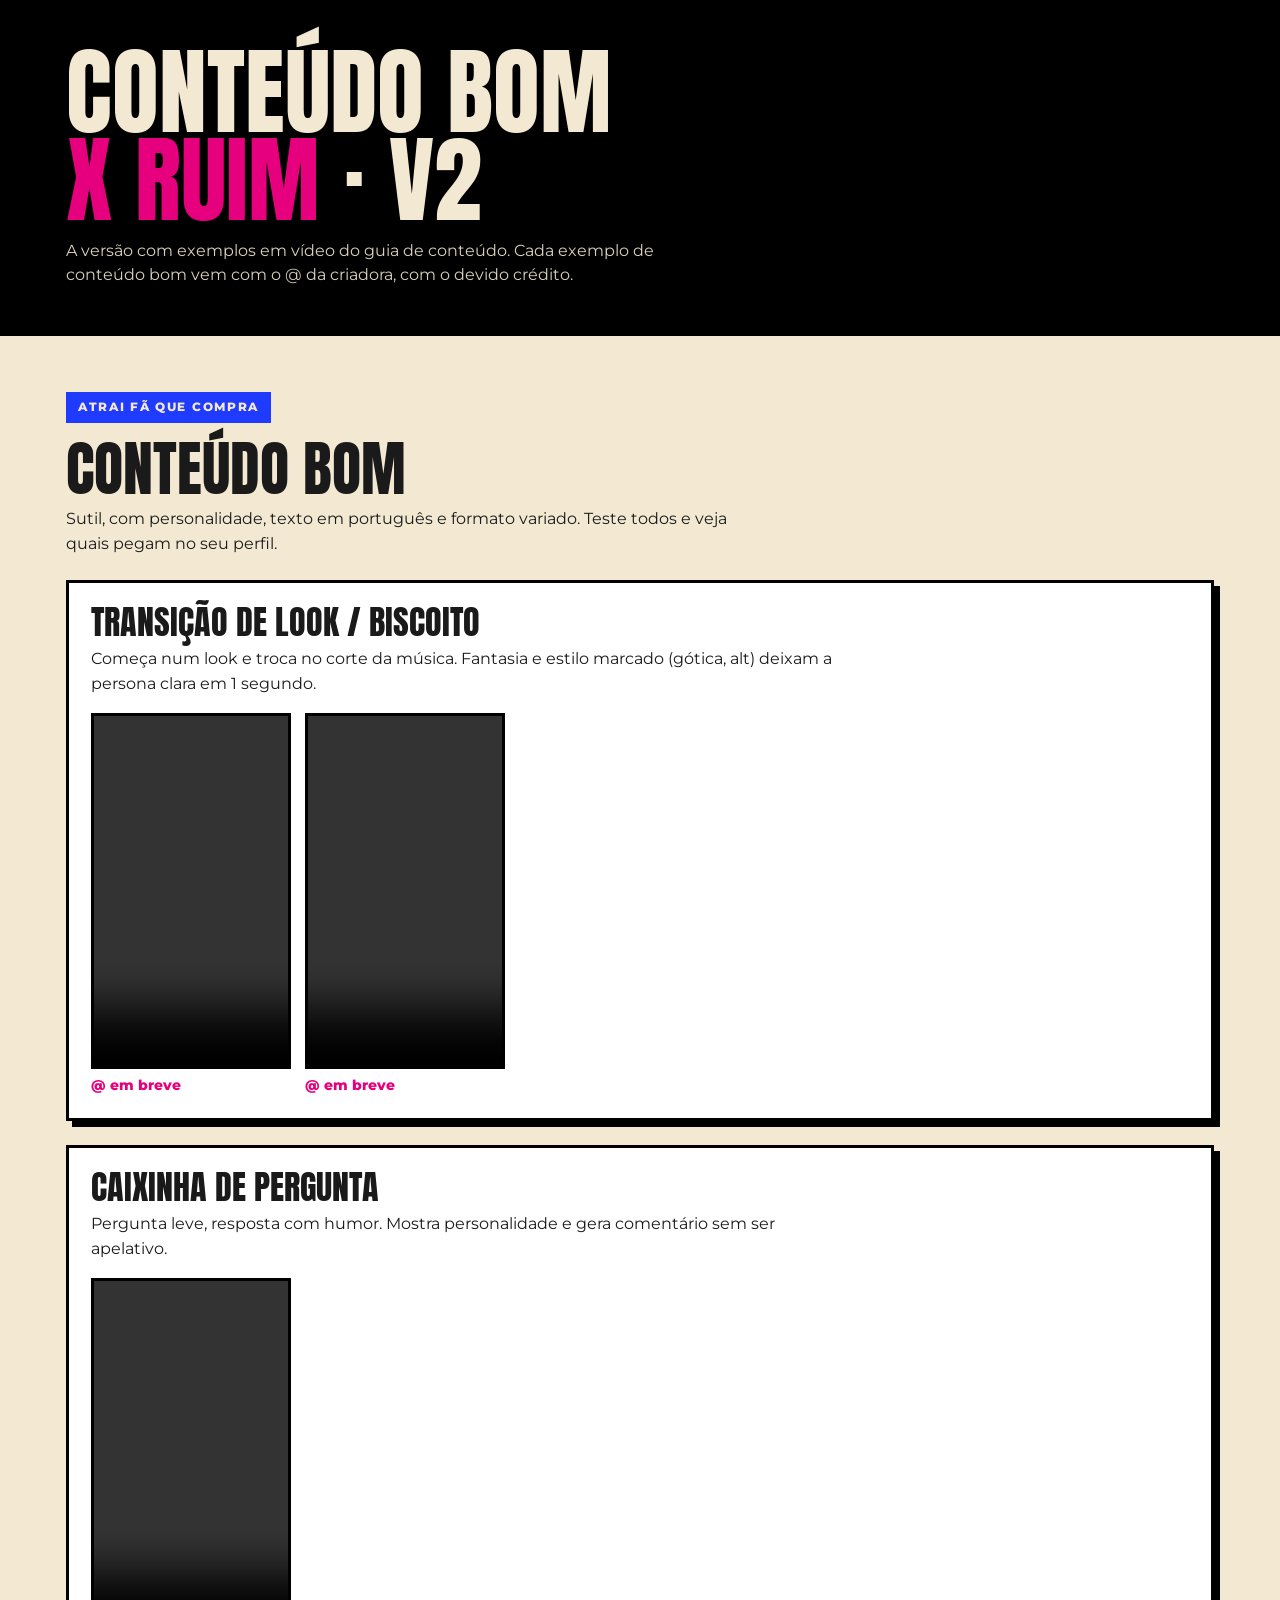
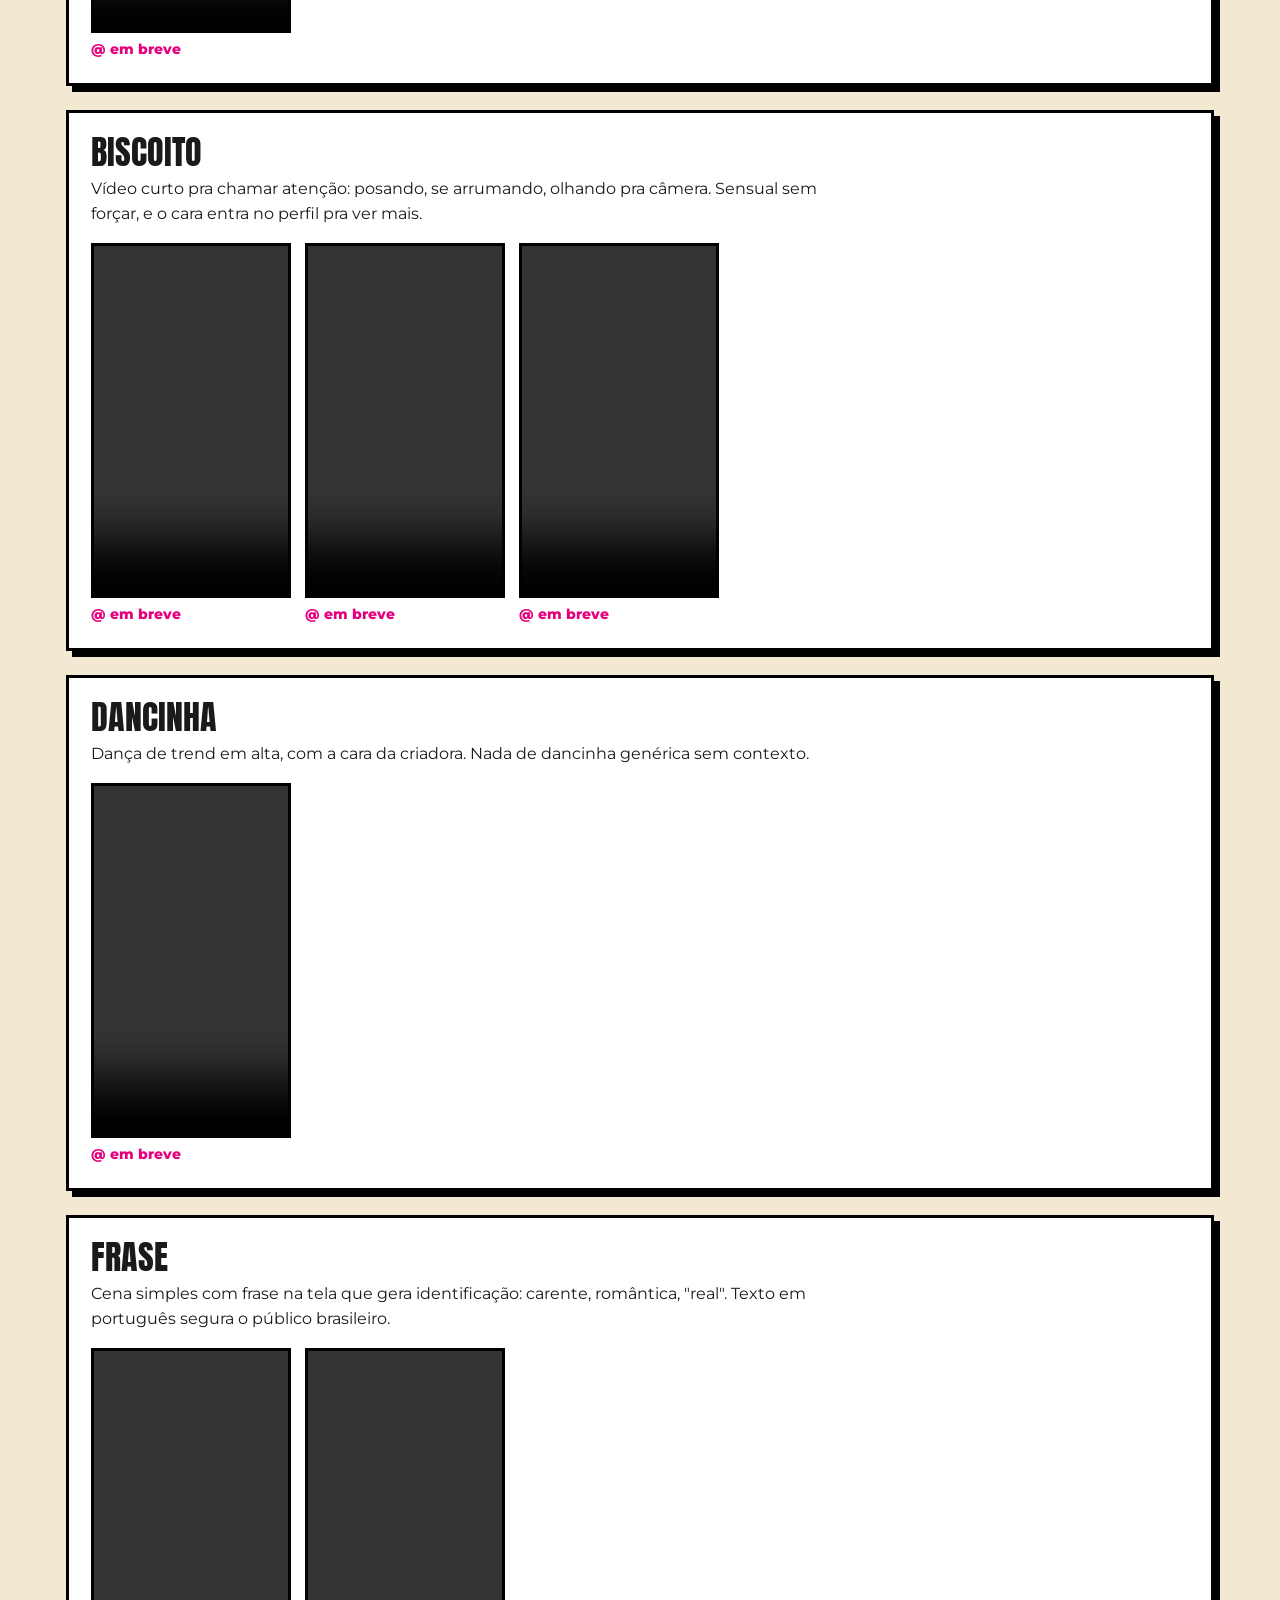
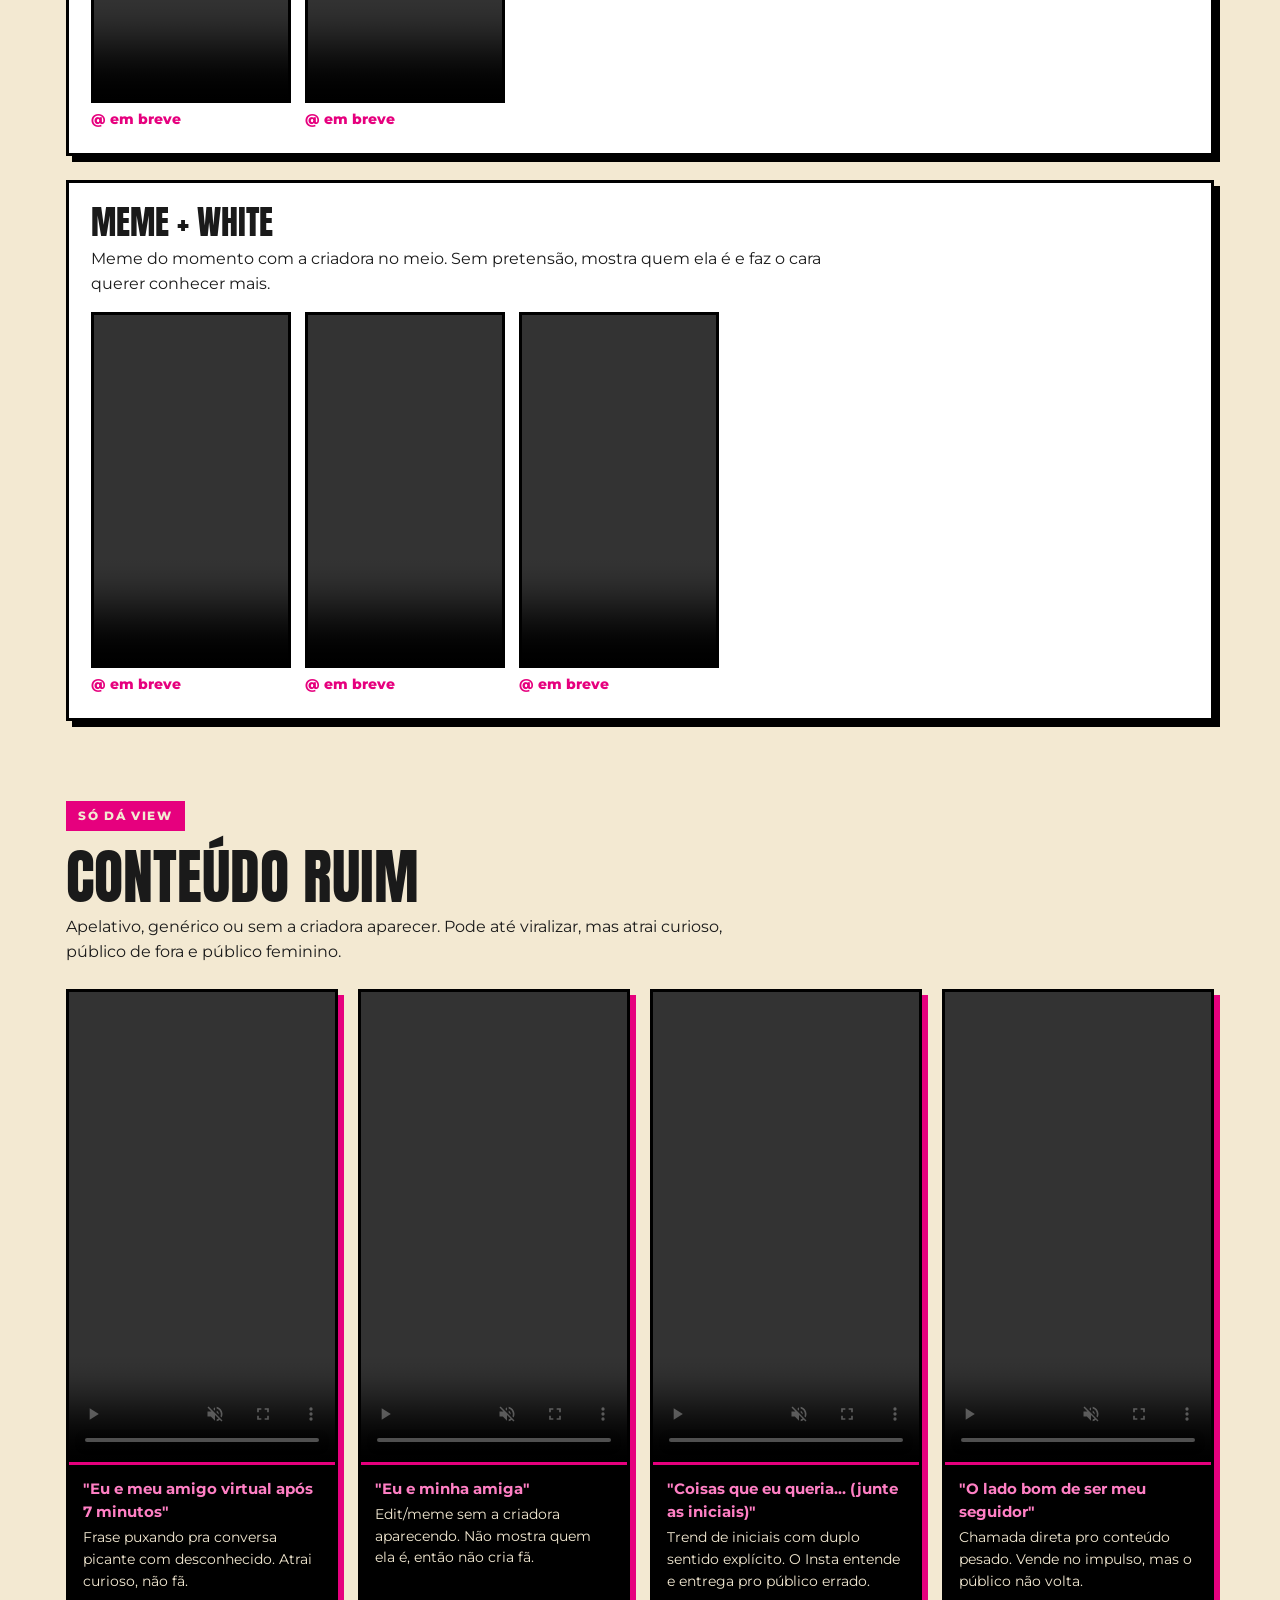
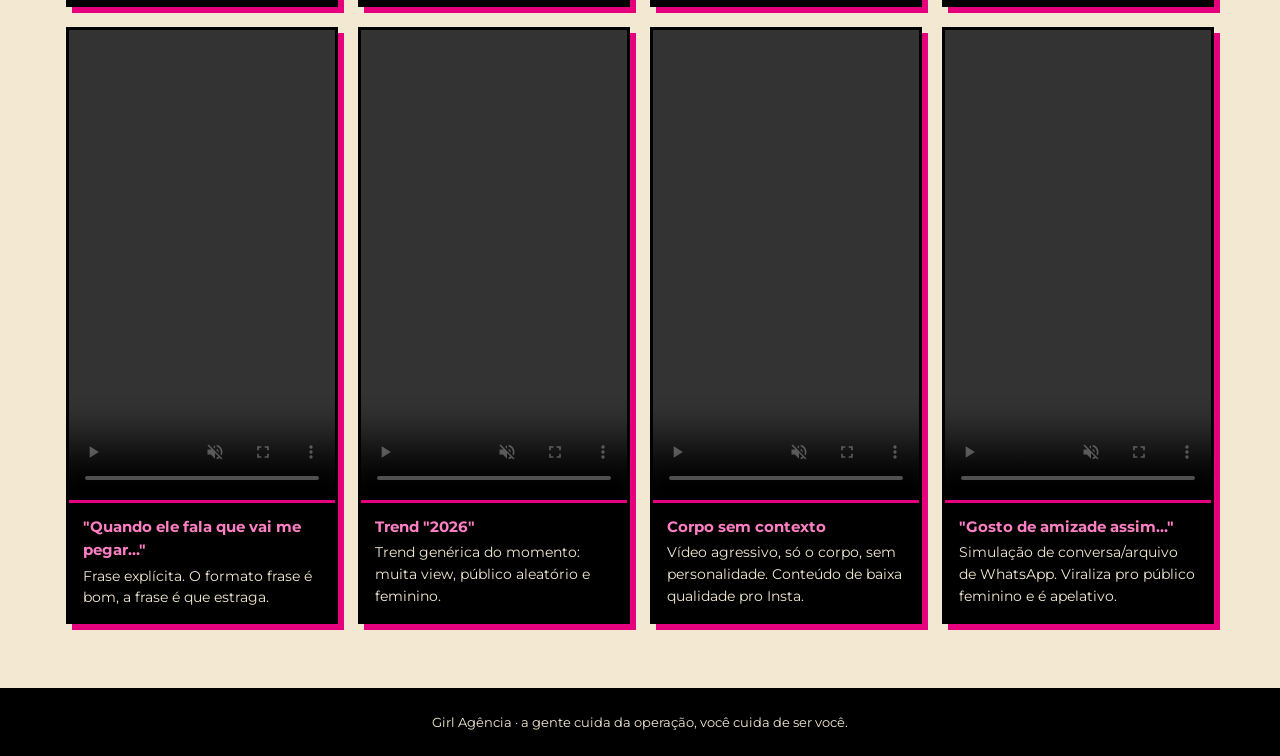
<file: guia/conteudo2/index.html>
<!DOCTYPE html><html lang="pt-BR"><head><meta charset="UTF-8"><meta name="viewport" content="width=device-width, initial-scale=1">
<title>Conteúdo Bom x Ruim v2</title><meta name="robots" content="noindex, nofollow">
<link href="https://fonts.googleapis.com/css2?family=Anton&family=Montserrat:wght@500;700;800&display=swap" rel="stylesheet">
<style>
:root{--preto:#000;--rosa:#E6007E;--azul:#1F3BFF;--creme:#F3E9D2;--tinta:#1A1A1A}
*{box-sizing:border-box;margin:0;padding:0}
body{background:var(--creme);color:var(--tinta);font-family:Montserrat,system-ui,sans-serif;line-height:1.55}
header{background:var(--preto);color:var(--creme);padding:48px 16px}
.w{max-width:1180px;margin:0 auto;padding:0 16px}
h1{font-family:Anton,Impact,sans-serif;font-weight:400;text-transform:uppercase;font-size:clamp(44px,9vw,96px);line-height:.92}
h1 span{color:var(--rosa)}
header p{margin-top:14px;max-width:640px;opacity:.9}
h2{font-family:Anton,Impact,sans-serif;font-weight:400;text-transform:uppercase;font-size:clamp(34px,6vw,60px);line-height:1;margin:16px 0 8px}
.sub{margin-bottom:24px;max-width:700px}
.fmt{background:#fff;border:3px solid var(--preto);box-shadow:6px 6px 0 var(--preto);padding:22px;margin-bottom:24px}
.fmt h3{font-family:Anton,Impact,sans-serif;font-weight:400;text-transform:uppercase;font-size:34px;line-height:1}
.fmt p{margin:8px 0 16px;max-width:760px}
.vids{display:flex;gap:14px;flex-wrap:wrap}
.slot{width:200px;max-width:100%;aspect-ratio:9/16;border:3px dashed var(--preto);display:flex;flex-direction:column;align-items:center;justify-content:center;gap:6px;font-weight:800;text-transform:uppercase;font-size:13px;letter-spacing:.1em;opacity:.55}
.slot em{font-style:normal;text-transform:none;letter-spacing:0;font-weight:700;color:var(--rosa)}
.ruins{display:grid;grid-template-columns:repeat(auto-fill,minmax(220px,1fr));gap:20px}
.r{background:var(--preto);color:var(--creme);border:3px solid var(--preto);box-shadow:6px 6px 0 var(--rosa)}
.slot--r{width:100%;border-color:var(--creme);color:var(--creme)}
.r figcaption{padding:12px 14px;font-size:14px}
.r b{display:block;font-size:15px;margin-bottom:4px;color:#ff7fc4}
.tag{display:inline-block;font-weight:800;font-size:12px;letter-spacing:.14em;text-transform:uppercase;padding:6px 12px;margin-top:56px}
.tag--bom{background:var(--azul);color:var(--creme)}.tag--ruim{background:var(--rosa);color:var(--creme)}
footer{margin-top:64px;background:var(--preto);color:var(--creme);padding:24px 16px;font-size:13px;text-align:center}
.ex{width:200px;max-width:100%}
video{width:100%;aspect-ratio:9/16;background:#111;border:3px solid #000;display:block;object-fit:cover}
.r video{border:0;border-bottom:3px solid #E6007E}
.cred{font-weight:800;font-size:14px;color:#E6007E;margin-top:6px}
</style></head><body>
<header><div class="w"><h1>Conteúdo bom<br><span>x ruim</span> · v2</h1><p>A versão com exemplos em vídeo do guia de conteúdo. Cada exemplo de conteúdo bom vem com o @ da criadora, com o devido crédito.</p></div></header>
<main class="w">
<span class="tag tag--bom">Atrai fã que compra</span>
<h2>Conteúdo bom</h2><p class="sub">Sutil, com personalidade, texto em português e formato variado. Teste todos e veja quais pegam no seu perfil.</p>
<section class="fmt"><h3>Transição de look / Biscoito</h3><p>Começa num look e troca no corte da música. Fantasia e estilo marcado (gótica, alt) deixam a persona clara em 1 segundo.</p><div class="vids"><figure class="ex"><video src="https://tldrawusercontent.com/QtvgYT8R8Vhnxne7y76C5-bru-aqui--5---1--mp4" muted loop playsinline controls preload="metadata"></video><figcaption class="cred">@ em breve</figcaption></figure><figure class="ex"><video src="https://tldrawusercontent.com/Xqg5l1JTtdaORorpRRt_k-nicollycavero--1--mp4" muted loop playsinline controls preload="metadata"></video><figcaption class="cred">@ em breve</figcaption></figure></div></section><section class="fmt"><h3>Caixinha de pergunta</h3><p>Pergunta leve, resposta com humor. Mostra personalidade e gera comentário sem ser apelativo.</p><div class="vids"><figure class="ex"><video src="https://tldrawusercontent.com/F4QB8iZu-heaLLO7QK88N-ketlingro_--2--mp4" muted loop playsinline controls preload="metadata"></video><figcaption class="cred">@ em breve</figcaption></figure></div></section><section class="fmt"><h3>Biscoito</h3><p>Vídeo curto pra chamar atenção: posando, se arrumando, olhando pra câmera. Sensual sem forçar, e o cara entra no perfil pra ver mais.</p><div class="vids"><figure class="ex"><video src="https://tldrawusercontent.com/DKr3DbEzbn6BalMMYkcbW-mihh-mp3--6---1--mp4" muted loop playsinline controls preload="metadata"></video><figcaption class="cred">@ em breve</figcaption></figure><figure class="ex"><video src="https://tldrawusercontent.com/4QwcT2QD7xpmDLLneg0NG-sarinha-chann--3--mp4" muted loop playsinline controls preload="metadata"></video><figcaption class="cred">@ em breve</figcaption></figure><figure class="ex"><video src="https://tldrawusercontent.com/nxNW_5fAu-VyYIubMP7-Y-piechypie--2--mp4" muted loop playsinline controls preload="metadata"></video><figcaption class="cred">@ em breve</figcaption></figure></div></section><section class="fmt"><h3>Dancinha</h3><p>Dança de trend em alta, com a cara da criadora. Nada de dancinha genérica sem contexto.</p><div class="vids"><figure class="ex"><video src="https://tldrawusercontent.com/-iBt9NBBXmBVCmIWzVZBt-mihh-mp3--8---1--mp4" muted loop playsinline controls preload="metadata"></video><figcaption class="cred">@ em breve</figcaption></figure></div></section><section class="fmt"><h3>Frase</h3><p>Cena simples com frase na tela que gera identificação: carente, romântica, "real". Texto em português segura o público brasileiro.</p><div class="vids"><figure class="ex"><video src="https://tldrawusercontent.com/OF3WtydZQSZOW_iVdOidZ-mitthyabacaxi--9---1--mp4" muted loop playsinline controls preload="metadata"></video><figcaption class="cred">@ em breve</figcaption></figure><figure class="ex"><video src="https://tldrawusercontent.com/qzouzDrB9TuWtnhjJbG2I-anabanannex-mp4" muted loop playsinline controls preload="metadata"></video><figcaption class="cred">@ em breve</figcaption></figure></div></section><section class="fmt"><h3>Meme + white</h3><p>Meme do momento com a criadora no meio. Sem pretensão, mostra quem ela é e faz o cara querer conhecer mais.</p><div class="vids"><figure class="ex"><video src="https://tldrawusercontent.com/4eotNShXwGzimzcrrStEy-bru-aqui-mp4" muted loop playsinline controls preload="metadata"></video><figcaption class="cred">@ em breve</figcaption></figure><figure class="ex"><video src="https://tldrawusercontent.com/cS9NIf6xzCyuWrv6CHkT2-6v307e-mp4" muted loop playsinline controls preload="metadata"></video><figcaption class="cred">@ em breve</figcaption></figure><figure class="ex"><video src="https://tldrawusercontent.com/erUxb8YM4GRN_scLOc4T2-qwht0s-mp4" muted loop playsinline controls preload="metadata"></video><figcaption class="cred">@ em breve</figcaption></figure></div></section>
<span class="tag tag--ruim">Só dá view</span>
<h2>Conteúdo ruim</h2><p class="sub">Apelativo, genérico ou sem a criadora aparecer. Pode até viralizar, mas atrai curioso, público de fora e público feminino.</p>
<div class="ruins"><figure class="r"><video src="https://tldrawusercontent.com/y2dOAb_iOphCzSkcl9MbD-sarah_vazath-mp4" muted loop playsinline controls preload="metadata"></video><figcaption><b>"Eu e meu amigo virtual após 7 minutos"</b>Frase puxando pra conversa picante com desconhecido. Atrai curioso, não fã.</figcaption></figure><figure class="r"><video src="https://tldrawusercontent.com/-0CT9Fav2srGws04mbcaE-_jullya-vegas-mp4" muted loop playsinline controls preload="metadata"></video><figcaption><b>"Eu e minha amiga"</b>Edit/meme sem a criadora aparecendo. Não mostra quem ela é, então não cria fã.</figcaption></figure><figure class="r"><video src="https://tldrawusercontent.com/MjdbCML9I124PyETbpM7E-wko2iy-mp4" muted loop playsinline controls preload="metadata"></video><figcaption><b>"Coisas que eu queria… (junte as iniciais)"</b>Trend de iniciais com duplo sentido explícito. O Insta entende e entrega pro público errado.</figcaption></figure><figure class="r"><video src="https://tldrawusercontent.com/63C_x2wqf_5Ek66iSnc_I-065xio-mp4" muted loop playsinline controls preload="metadata"></video><figcaption><b>"O lado bom de ser meu seguidor"</b>Chamada direta pro conteúdo pesado. Vende no impulso, mas o público não volta.</figcaption></figure><figure class="r"><video src="https://tldrawusercontent.com/VA0y8gvvY-q-2cNbLSxBc-2kjxpb-mp4" muted loop playsinline controls preload="metadata"></video><figcaption><b>"Quando ele fala que vai me pegar…"</b>Frase explícita. O formato frase é bom, a frase é que estraga.</figcaption></figure><figure class="r"><video src="https://tldrawusercontent.com/4hw9o8bpfmSHH2HjjwTtW-bt9vre-mp4" muted loop playsinline controls preload="metadata"></video><figcaption><b>Trend "2026"</b>Trend genérica do momento: muita view, público aleatório e feminino.</figcaption></figure><figure class="r"><video src="https://tldrawusercontent.com/S5bTPR_d1MB8fTyQezlrR-letciarv-mp4" muted loop playsinline controls preload="metadata"></video><figcaption><b>Corpo sem contexto</b>Vídeo agressivo, só o corpo, sem personalidade. Conteúdo de baixa qualidade pro Insta.</figcaption></figure><figure class="r"><video src="https://tldrawusercontent.com/AW6TcdoW8uwlrEPcm9lL2-isabela_duartee0-mp4" muted loop playsinline controls preload="metadata"></video><figcaption><b>"Gosto de amizade assim…"</b>Simulação de conversa/arquivo de WhatsApp. Viraliza pro público feminino e é apelativo.</figcaption></figure></div>
</main>
<footer>Girl Agência · a gente cuida da operação, você cuida de ser você.</footer>
</body></html>
</file>
<file: guia/guia.css>
:root{
  --preto:#000000;
  --rosa:#E6007E;
  --azul:#1F3BFF;
  --creme:#F3E9D2;
  --creme-escuro:#E4D6B8;
  --tinta:#1A1A1A;
  --display:'Anton', Impact, 'Arial Narrow', sans-serif;
  --texto:'Montserrat', system-ui, sans-serif;
  --largura:880px;
}
*{box-sizing:border-box;margin:0;padding:0}
html{scroll-behavior:smooth}
body{background:var(--creme);color:var(--tinta);font-family:var(--texto);font-size:17px;line-height:1.6;-webkit-font-smoothing:antialiased;overflow-x:hidden}
a{color:inherit}
:focus-visible{outline:3px solid var(--azul);outline-offset:3px}
body::before{content:"";position:fixed;inset:0;pointer-events:none;z-index:50;opacity:.07;
  background-image:radial-gradient(var(--preto) .6px, transparent .7px);background-size:4px 4px;mix-blend-mode:multiply}

.container{width:100%;max-width:var(--largura);margin:0 auto;padding:0 24px}
@media (max-width:600px){.container{padding:0 16px}}

/* topo */
.topo{position:sticky;top:0;z-index:40;background:var(--preto);color:var(--creme);border-bottom:3px solid var(--rosa)}
.topo .container{display:flex;align-items:center;justify-content:space-between;height:60px;max-width:1180px}
.marca{font-family:var(--display);font-size:26px;letter-spacing:.5px;text-decoration:none;line-height:1}
.marca span{color:var(--rosa)}
.migalha{font-size:14px;font-weight:500;opacity:.85;display:flex;gap:8px;align-items:center;min-width:0}
.migalha a{text-decoration:none}
.migalha a:hover{color:var(--rosa)}
.migalha b{font-weight:800;white-space:nowrap;overflow:hidden;text-overflow:ellipsis}

/* cabeçalho da página */
.capa{background:var(--preto);color:var(--creme);padding:56px 0 64px;border-bottom:3px solid var(--preto);position:relative;overflow:hidden}
.selo{display:inline-block;font-weight:800;font-size:12px;letter-spacing:.18em;text-transform:uppercase;color:var(--preto);background:var(--rosa);padding:6px 12px;border:2px solid var(--creme);transform:rotate(-2deg);margin-bottom:22px}
.capa h1{font-family:var(--display);font-weight:400;text-transform:uppercase;line-height:.92;font-size:clamp(46px,11vw,104px);letter-spacing:.5px;position:relative}
.capa h1 .eco{position:absolute;inset:0;color:var(--rosa);transform:translate(5px,4px);z-index:-1;pointer-events:none}
.capa h1 span.z{position:relative;z-index:1}
.capa p.sub{margin-top:20px;font-size:18px;max-width:560px;opacity:.9}

/* blocos */
main{padding:48px 0 80px}
.bloco{background:#fff;border:3px solid var(--preto);box-shadow:6px 6px 0 var(--preto);padding:28px;margin-bottom:28px}
@media (max-width:600px){.bloco{padding:20px;box-shadow:4px 4px 0 var(--preto)}}
.bloco h2{font-family:var(--display);font-weight:400;text-transform:uppercase;font-size:clamp(28px,6vw,40px);line-height:1;margin-bottom:16px}
.bloco p + p{margin-top:12px}
.bloco--rosa{background:var(--rosa);color:var(--creme)}
.bloco--azul{background:var(--azul);color:var(--creme)}

.regras{list-style:none;counter-reset:r;display:grid;gap:14px}
.regras li{counter-increment:r;display:grid;grid-template-columns:44px minmax(0,1fr);gap:14px;align-items:start}
.regras li::before{content:counter(r);font-family:var(--display);font-size:24px;line-height:44px;text-align:center;width:44px;height:44px;background:var(--preto);color:var(--creme)}
.regras b{font-weight:800}

.dica{font-size:15px;background:var(--creme);border-left:5px solid var(--rosa);padding:12px 16px;margin-top:16px}

/* cards do índice */
.cards{display:grid;gap:22px}
.card{display:block;text-decoration:none;background:#fff;border:3px solid var(--preto);box-shadow:6px 6px 0 var(--preto);padding:26px;transition:transform .12s ease, box-shadow .12s ease}
.card:hover{transform:translate(2px,2px);box-shadow:4px 4px 0 var(--preto)}
.card .tag{font-size:12px;font-weight:800;letter-spacing:.14em;text-transform:uppercase;color:var(--rosa)}
.card h2{font-family:var(--display);font-weight:400;text-transform:uppercase;font-size:clamp(30px,7vw,44px);line-height:1;margin:6px 0 10px}
.card .ir{display:inline-block;margin-top:14px;font-weight:800;background:var(--preto);color:var(--creme);padding:8px 14px}
.em-breve{border-style:dashed;box-shadow:none;background:transparent;opacity:.7;padding:22px 26px;font-weight:500}

/* fases */
.fases{display:grid;grid-template-columns:repeat(3,minmax(0,1fr));gap:12px;margin-top:6px}
@media (max-width:640px){.fases{grid-template-columns:minmax(0,1fr)}}
.fase{border:3px solid var(--preto);padding:16px;background:var(--creme)}
.fase small{font-weight:800;font-size:12px;letter-spacing:.12em;text-transform:uppercase;color:var(--rosa)}
.fase h3{font-family:var(--display);font-weight:400;text-transform:uppercase;font-size:26px;line-height:1;margin:4px 0 6px}
.fase p{font-size:15px}

/* progresso */
.progresso{position:sticky;top:60px;z-index:30;background:var(--creme);border-bottom:3px solid var(--preto)}
.progresso .container{display:flex;align-items:center;gap:14px;height:52px}
.barra{flex:1;height:14px;border:2px solid var(--preto);background:#fff;position:relative}
.barra i{position:absolute;inset:0 auto 0 0;width:0;background:var(--rosa);transition:width .3s ease}
.progresso span{font-weight:800;font-size:14px;white-space:nowrap}

/* dias */
.dia{background:#fff;border:3px solid var(--preto);box-shadow:6px 6px 0 var(--preto);margin-bottom:22px;transition:background-color .2s ease}
@media (max-width:600px){.dia{box-shadow:4px 4px 0 var(--preto)}}
.dia header{display:grid;grid-template-columns:auto minmax(0,1fr);gap:16px;align-items:center;padding:18px 22px;border-bottom:3px solid var(--preto)}
.dia .num{font-family:var(--display);font-size:44px;line-height:1;background:var(--preto);color:var(--creme);padding:6px 12px;min-width:74px;text-align:center}
.dia .fase-tag{font-size:12px;font-weight:800;letter-spacing:.12em;text-transform:uppercase;color:var(--rosa)}
.dia h3{font-size:20px;font-weight:800;line-height:1.25}
.dia .corpo{padding:18px 22px 22px}
.dia .corpo > p{font-size:15px;margin-bottom:12px}
.tarefas{list-style:none;display:grid;gap:10px}
.tarefas label{display:grid;grid-template-columns:28px minmax(0,1fr);gap:12px;align-items:start;cursor:pointer;font-weight:500}
.tarefas input{appearance:none;-webkit-appearance:none;width:28px;height:28px;border:3px solid var(--preto);background:#fff;cursor:pointer;display:grid;place-content:center;margin-top:-1px}
.tarefas input::after{content:"";width:12px;height:7px;border-left:4px solid var(--creme);border-bottom:4px solid var(--creme);transform:rotate(-45deg) translate(1px,-1px);opacity:0}
.tarefas input:checked{background:var(--rosa)}
.tarefas input:checked::after{opacity:1}
.tarefas input:checked + span{text-decoration:line-through;opacity:.55}
.tarefas small{display:block;font-weight:400;font-size:14px;opacity:.75}
.dia.feito{background:var(--creme-escuro)}
.dia.feito .num{background:var(--rosa)}

/* destaques */
.destaques{display:grid;grid-template-columns:repeat(4,minmax(0,1fr));gap:12px;margin-top:6px}
@media (max-width:700px){.destaques{grid-template-columns:repeat(2,minmax(0,1fr))}}
.destaque{text-align:center}
.destaque .bola{width:72px;height:72px;margin:0 auto 8px;border-radius:50%;border:3px solid var(--preto);display:grid;place-items:center;font-size:30px;background:var(--creme)}
.destaque b{display:block;font-weight:800}
.destaque span{font-size:14px;opacity:.8}

.zerar{font-family:var(--texto);font-weight:800;font-size:14px;background:transparent;border:2px solid var(--preto);padding:8px 14px;cursor:pointer}
.zerar:hover{background:var(--preto);color:var(--creme)}

footer{background:var(--preto);color:var(--creme);padding:28px 0;font-size:14px}
footer .container{display:flex;justify-content:space-between;gap:16px;flex-wrap:wrap;max-width:1180px}
footer a{text-decoration:none}
footer a:hover{color:var(--rosa)}
</file>
